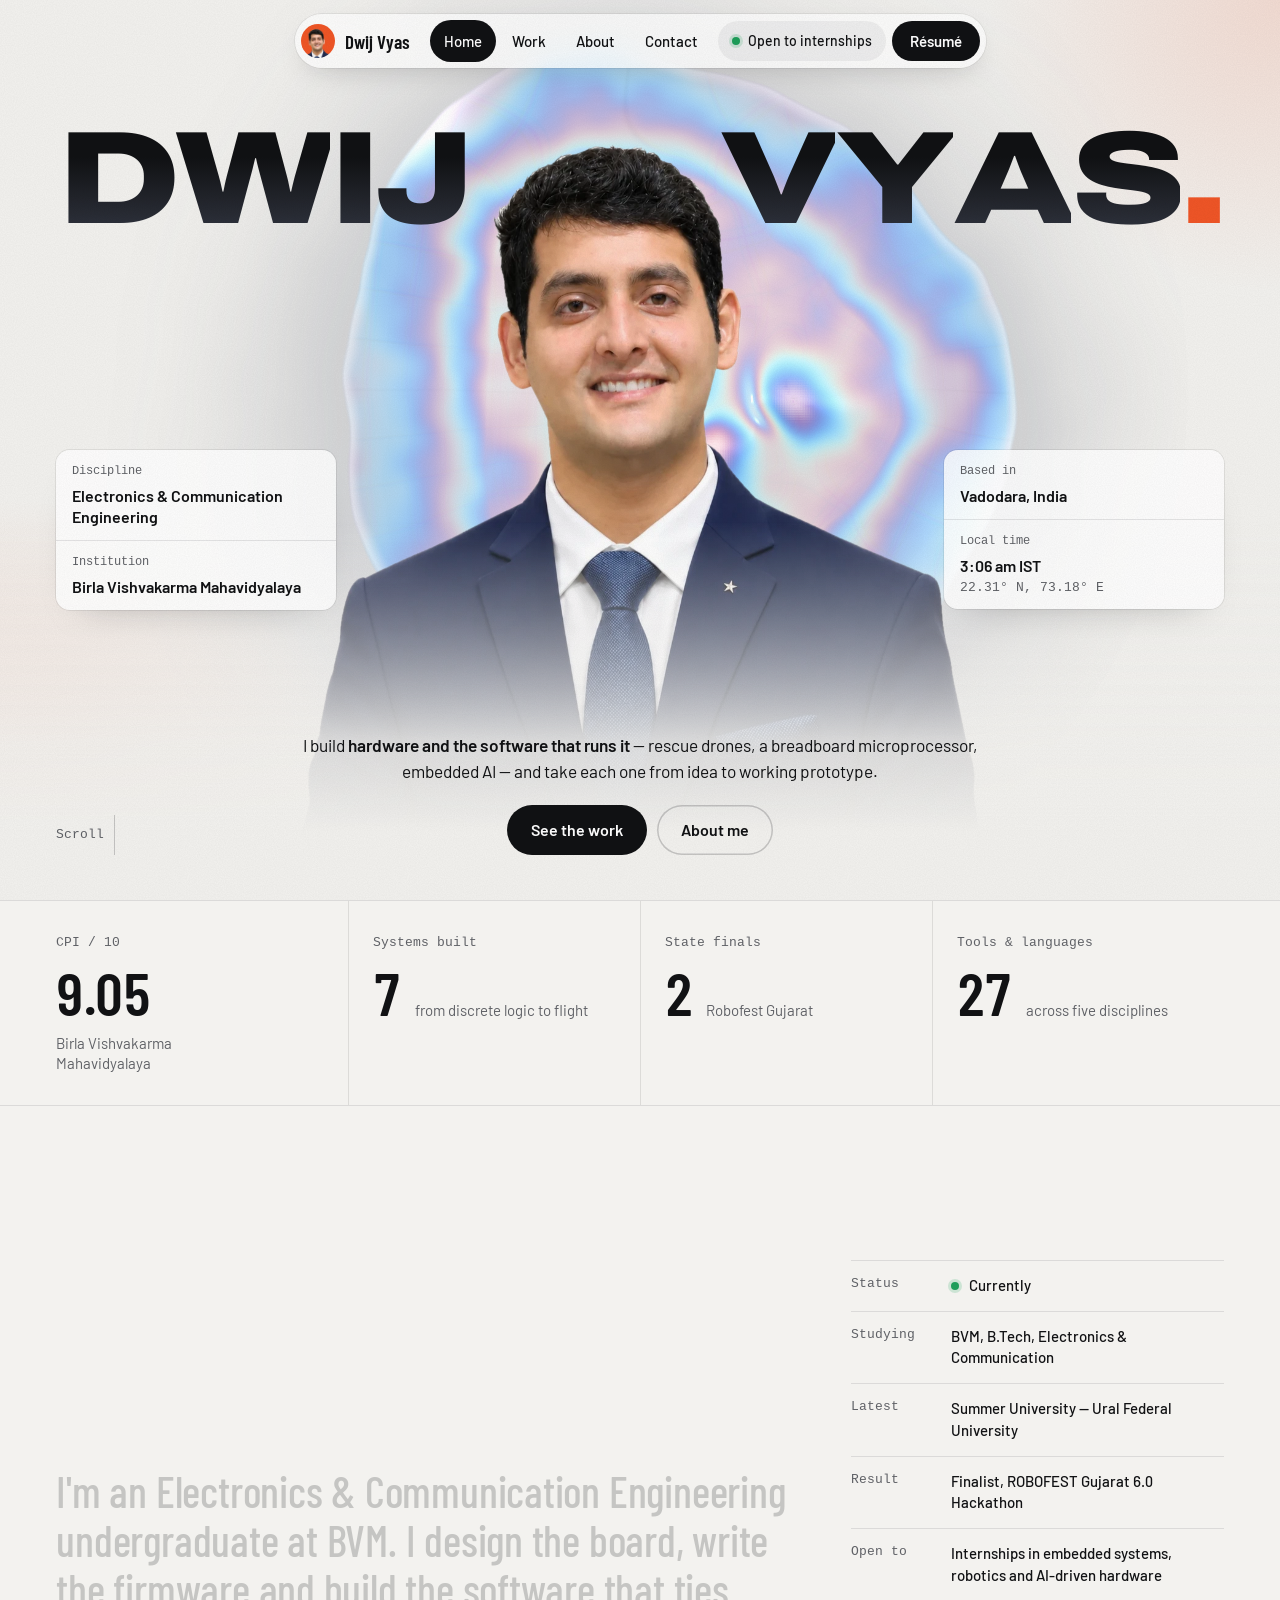
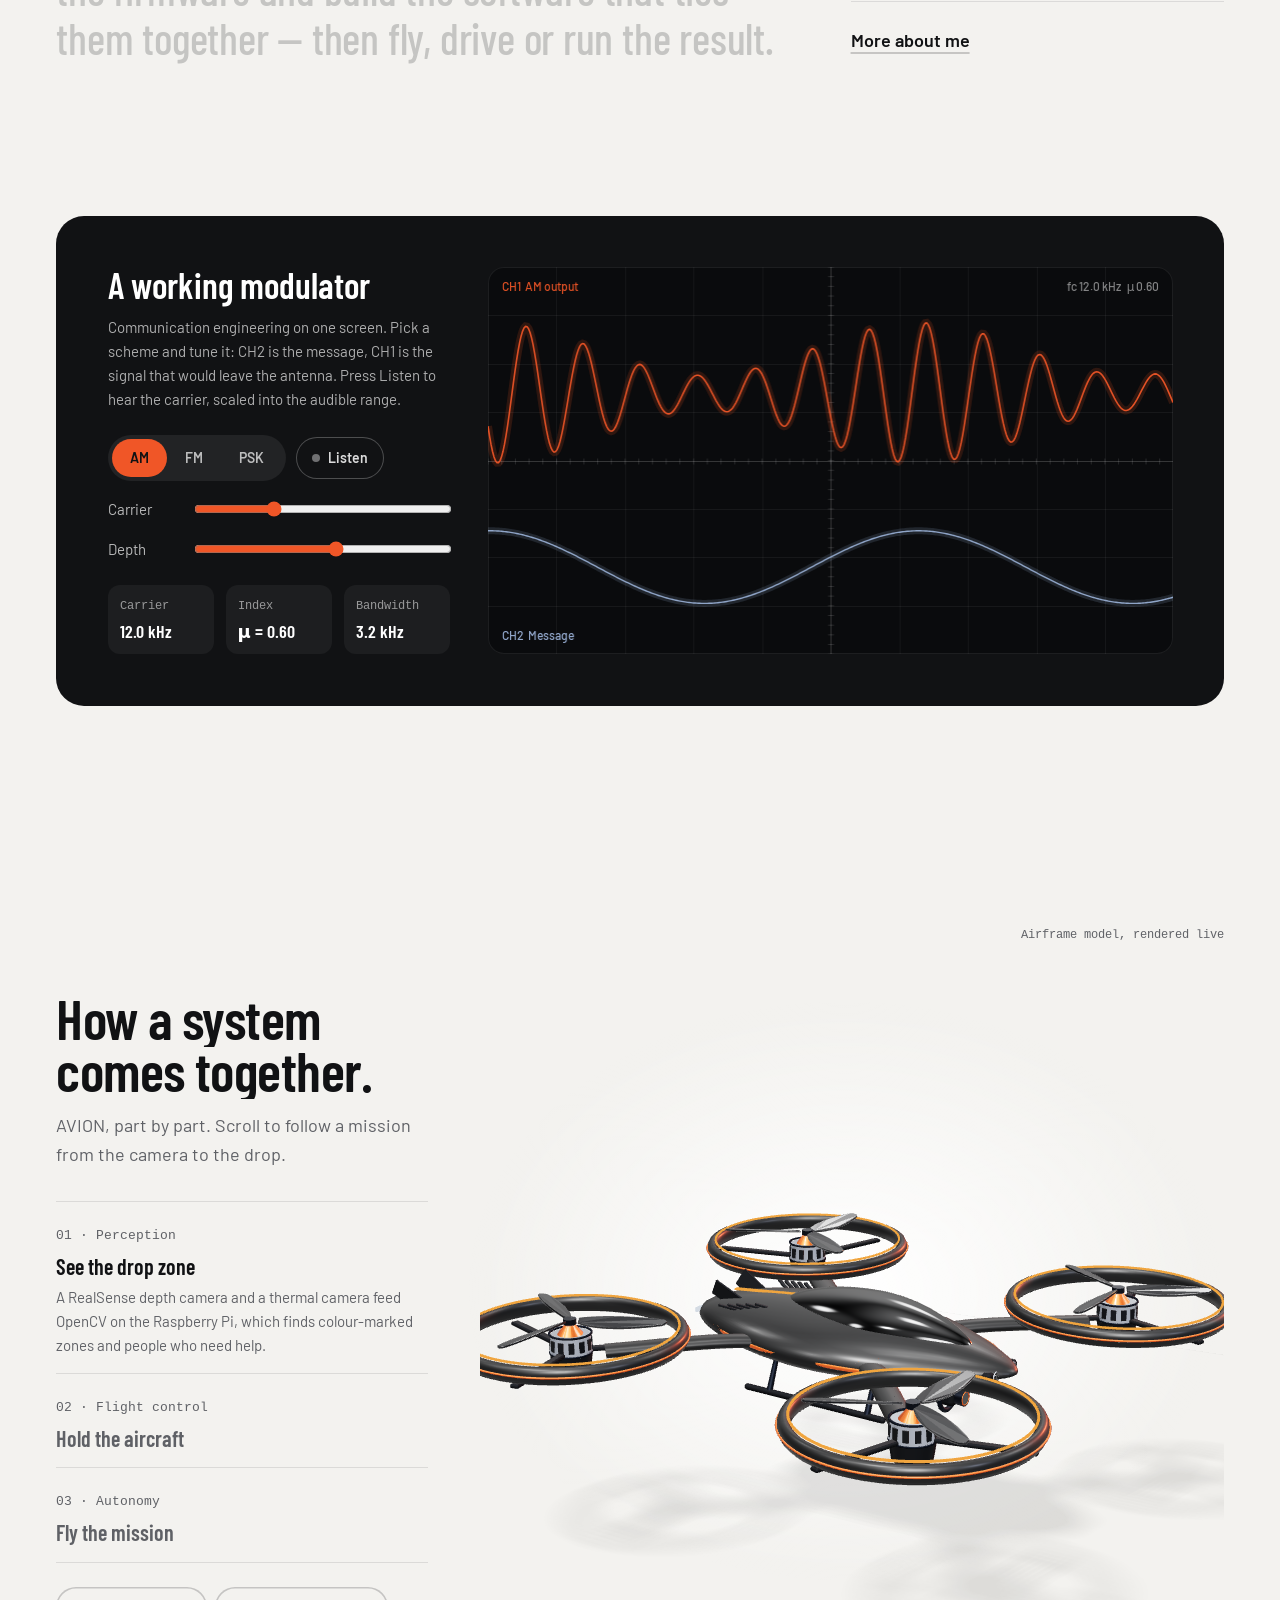
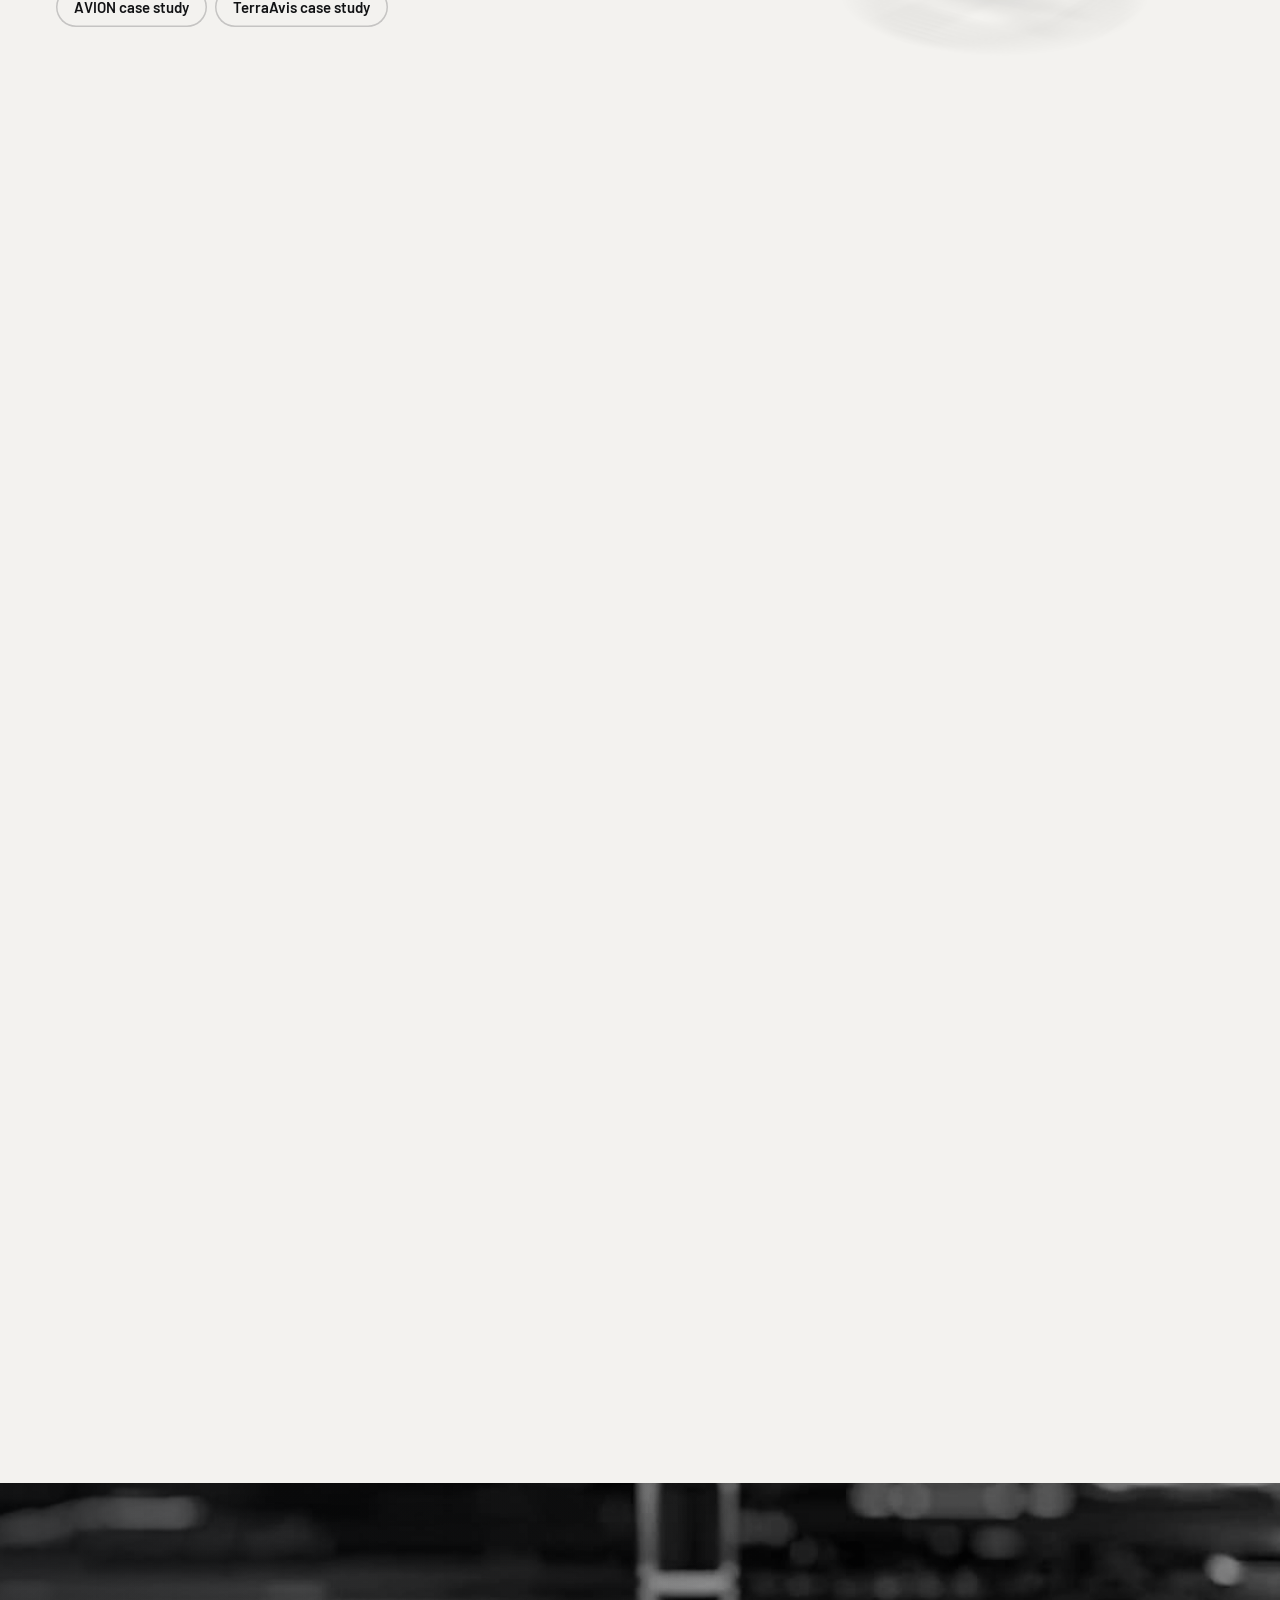
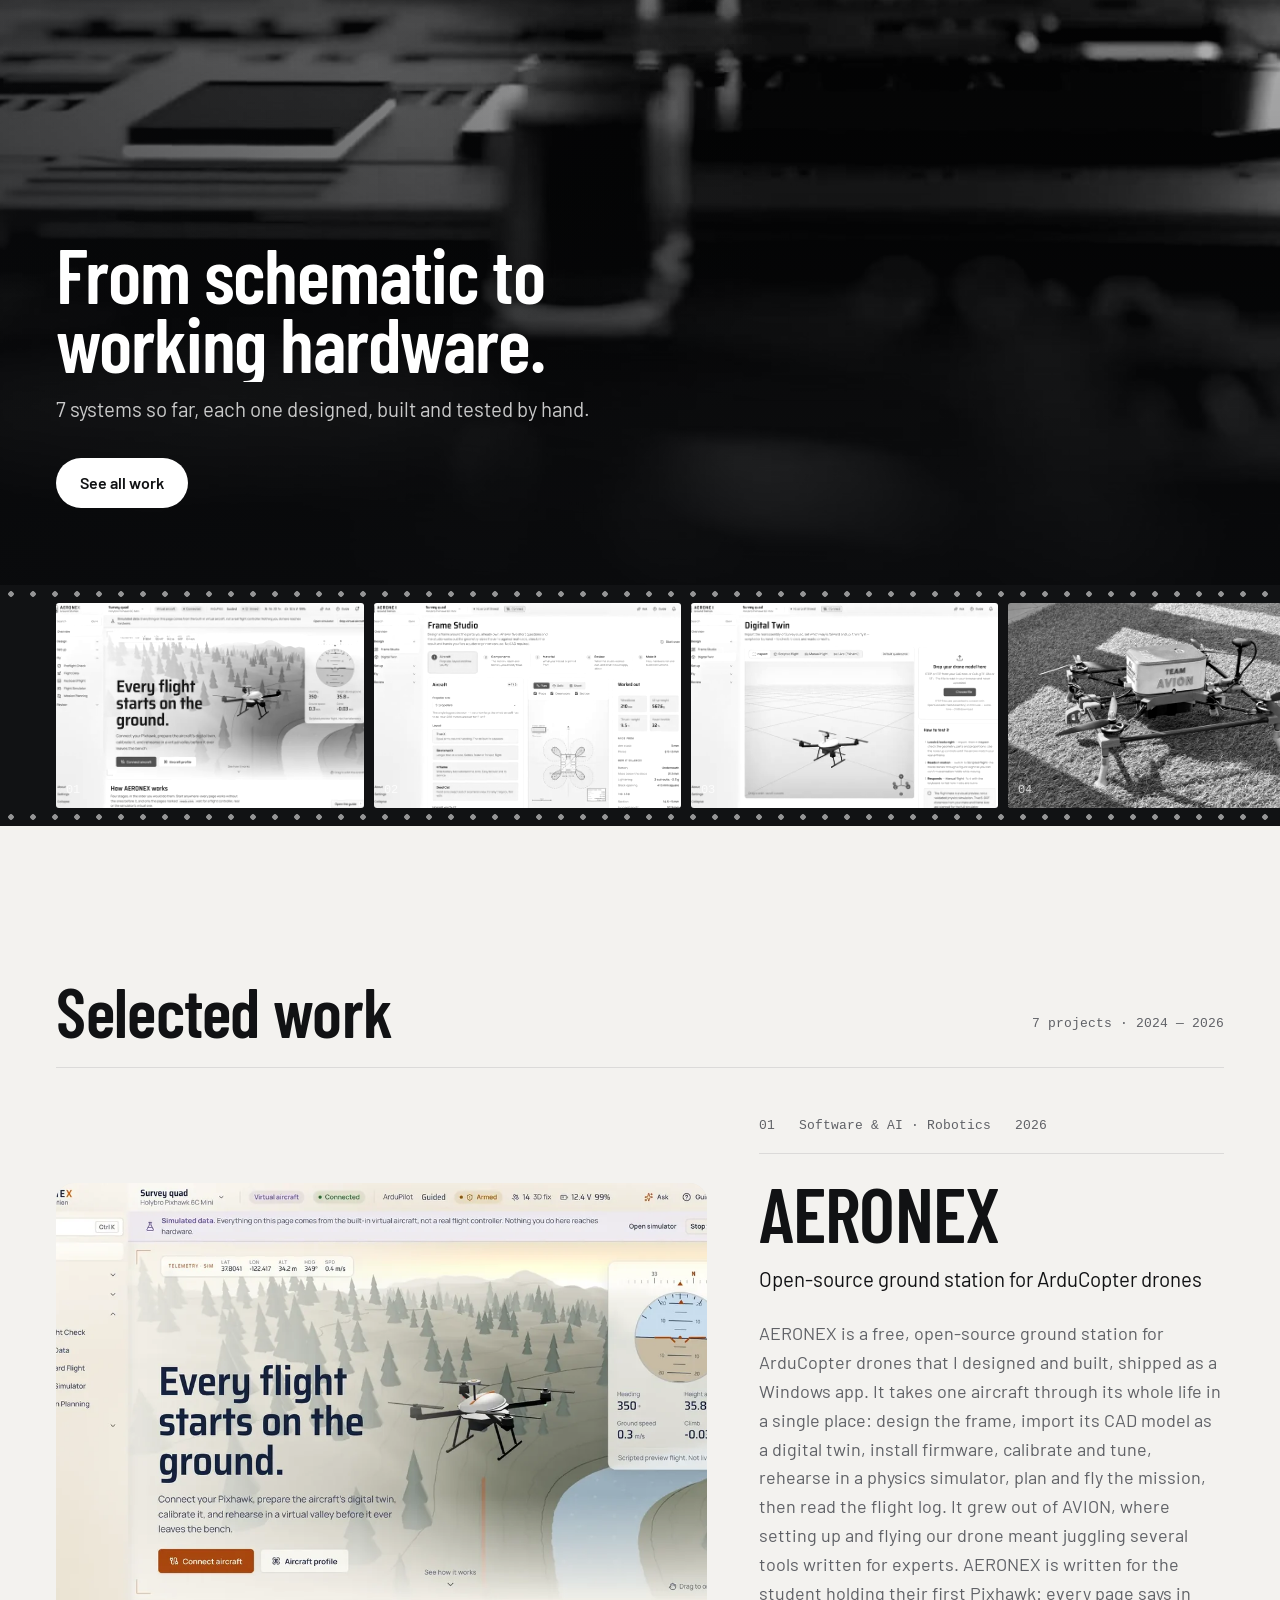
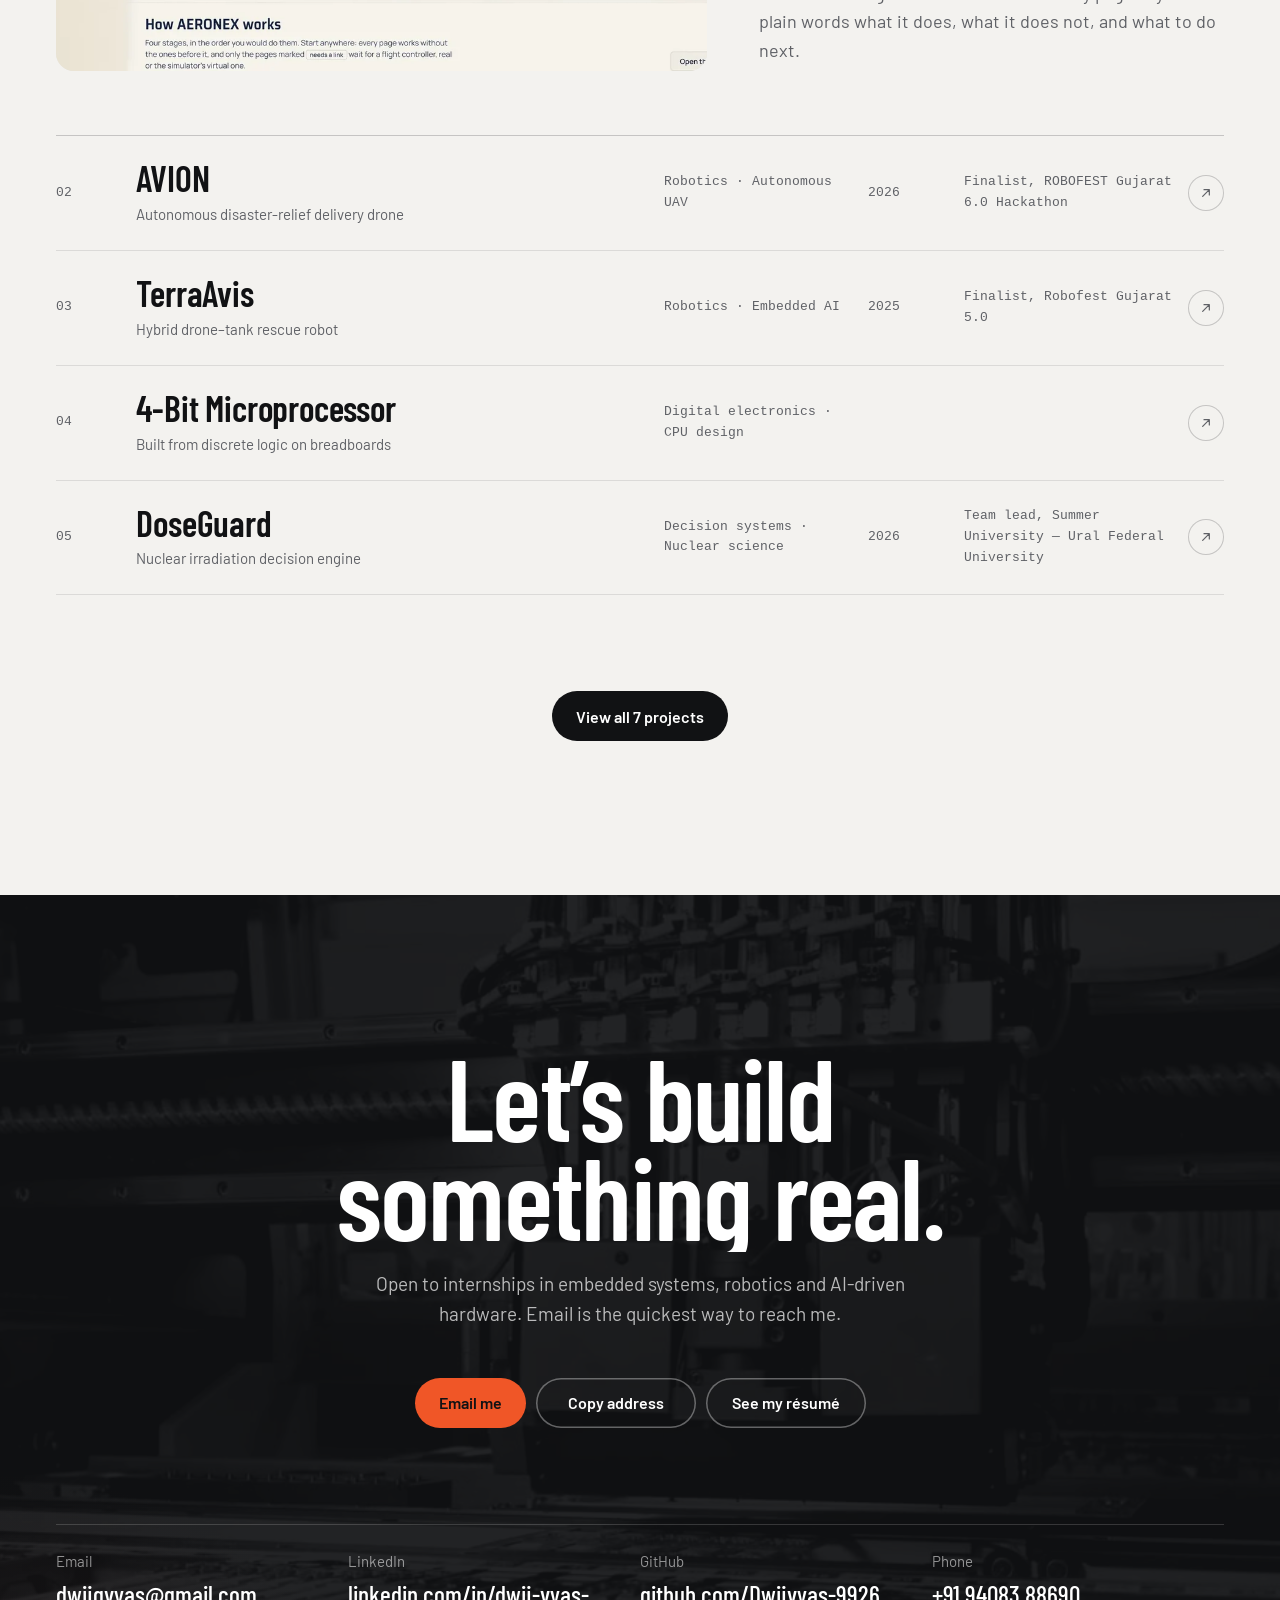
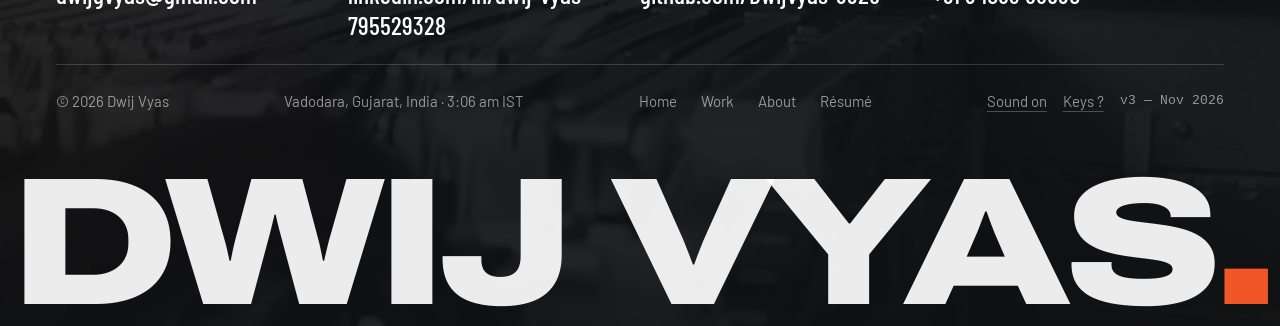
<file: index.html>
<!DOCTYPE html>
<html lang="en">
<head>
<meta charset="utf-8">
<meta name="viewport" content="width=device-width, initial-scale=1, viewport-fit=cover">
<title>Dwij Vyas — Electronics &amp; Communication Engineer</title>
<meta name="description" content="Dwij Vyas builds hardware-software systems: an autonomous disaster-relief drone, a hybrid drone–tank rescue robot, a 4-bit microprocessor wired from discrete logic, embedded AI devices. Electronics &amp; Communication Engineering, BVM.">
<meta name="author" content="Dwij Vyas">
<meta name="theme-color" content="#F3F2EF">
<link rel="canonical" href="https://dwijvyasportfolio.vercel.app/">
<meta property="og:type" content="website">
<meta property="og:url" content="https://dwijvyasportfolio.vercel.app/">
<meta property="og:title" content="Dwij Vyas — Electronics &amp; Communication Engineer">
<meta property="og:description" content="Dwij Vyas builds hardware-software systems: an autonomous disaster-relief drone, a hybrid drone–tank rescue robot, a 4-bit microprocessor wired from discrete logic, embedded AI devices. Electronics &amp; Communication Engineering, BVM.">
<meta property="og:image" content="https://dwijvyasportfolio.vercel.app/og-image.jpg">
<meta property="og:image:width" content="1200">
<meta property="og:image:height" content="630">
<meta property="og:image:alt" content="Dwij Vyas — engineering portfolio">
<meta property="og:site_name" content="Dwij Vyas">
<meta property="og:locale" content="en_IN">
<meta name="twitter:card" content="summary_large_image">
<meta name="twitter:title" content="Dwij Vyas — Electronics &amp; Communication Engineer">
<meta name="twitter:description" content="Dwij Vyas builds hardware-software systems: an autonomous disaster-relief drone, a hybrid drone–tank rescue robot, a 4-bit microprocessor wired from discrete logic, embedded AI devices. Electronics &amp; Communication Engineering, BVM.">
<meta name="twitter:image" content="https://dwijvyasportfolio.vercel.app/og-image.jpg">
<link rel="icon" href="./favicon.ico" sizes="any">
<link rel="icon" type="image/png" sizes="32x32" href="./assets/favicon-32.png">
<link rel="icon" type="image/png" sizes="192x192" href="./assets/favicon-192.png">
<link rel="apple-touch-icon" sizes="180x180" href="./assets/apple-touch-icon.png">
<link rel="preload" href="./fonts/BarlowCondensed-600.woff2" as="font" type="font/woff2" crossorigin>
<link rel="preload" href="./fonts/Barlow-400.woff2" as="font" type="font/woff2" crossorigin>
<link rel="preload" href="./assets/portrait-hero.webp" as="image" fetchpriority="high">
<link rel="preload" href="./fonts/Archivo-var.woff2" as="font" type="font/woff2" crossorigin>
<link rel="preload" href="./fonts/BenchMono-400.woff2" as="font" type="font/woff2" crossorigin>
<script type="importmap">{"imports":{"three":"./vendor/three/three.module.min.js"}}</script>
<link rel="modulepreload" href="./vendor/three/three.module.min.js" fetchpriority="low">
<link rel="modulepreload" href="./assets/drone.js" fetchpriority="low">
<link rel="modulepreload" href="./vendor/three/jsm/loaders/GLTFLoader.js" fetchpriority="low">
<script>window.__content=fetch("./content.json").then(function(r){return r.ok?r.json():null}).catch(function(){return null})</script>
<link rel="stylesheet" href="./vendor/lenis/lenis.css">
<link rel="stylesheet" href="./assets/site.css">
<script type="application/ld+json">
{
  "@context": "https://schema.org",
  "@type": "Person",
  "name": "Dwij Vyas",
  "jobTitle": "Electronics & Communication Engineering student",
  "description": "Builds hardware-software systems: an autonomous relief drone, a hybrid drone-tank rescue robot, a 4-bit microprocessor from discrete logic, embedded AI devices.",
  "email": "mailto:dwijgvyas@gmail.com",
  "telephone": "+91-94083-88690",
  "url": "https://dwijvyasportfolio.vercel.app/",
  "image": "https://dwijvyasportfolio.vercel.app/assets/portrait-hero.webp",
  "address": { "@type": "PostalAddress", "addressLocality": "Vadodara", "addressRegion": "Gujarat", "addressCountry": "IN" },
  "alumniOf": [
    { "@type": "CollegeOrUniversity", "name": "Birla Vishvakarma Mahavidyalaya" },
    { "@type": "HighSchool", "name": "Bright Day School, Vadodara" }
  ],
  "sameAs": ["https://www.linkedin.com/in/dwij-vyas-795529328/", "https://github.com/Dwijvyas-9926"],
  "knowsAbout": ["Embedded systems","Robotics","Autonomous UAVs","Digital electronics","CPU architecture","PCB design","Computer vision","Verilog","Python","C++"]
}
</script>
<!-- ══════════════════════════════════════════════════════════════════
     CLOUD SYNC — optional. Leave blank and everything works locally.
     Fill these in to edit from any device and publish instantly.
     Setup takes about five minutes; see DEPLOY.md.
     The key below is a *public* anon key by design — your row-level
     security policy is what protects writes, not this string.
     ══════════════════════════════════════════════════════════════════ -->
<script>
  window.PORTFOLIO_CLOUD = {
    url: "",   // e.g. "https://abcdefgh.supabase.co"
    key: ""    // the project's anon / publishable key
  };
</script>
</head>
<body data-page="home">
<main id="main">
  <section class="hero pre" id="top" aria-labelledby="name">
    <canvas id="blob" aria-hidden="true"></canvas>
    <h1 class="hero__name" id="name" data-bind="name">Dwij Vyas</h1>
    <figure class="hero__portrait" id="heroPortrait">
      <img src="./assets/portrait-hero.webp" width="1123" height="1230" alt="Dwij Vyas" fetchpriority="high" decoding="async">
    </figure>
    <div class="hero__meta hero__meta--l">
      <dl class="plate"><div><dt class="mono">Discipline</dt><dd data-bind="discipline">Electronics &amp; Communication Engineering</dd></div><div><dt class="mono">Institution</dt><dd data-bind="institution"></dd></div></dl>
    </div>
    <div class="hero__meta hero__meta--r">
      <dl class="plate"><div><dt class="mono">Based in</dt><dd data-bind="location">Vadodara, India</dd></div><div><dt class="mono">Local time</dt><dd><span data-clock></span><span class="plate__sub mono">22.31° N, 73.18° E</span></dd></div></dl>
    </div>
    <div class="hero__foot" id="heroFoot">
      <p class="hero__lede" data-bind="tagline"></p>
      <p class="hero__mob mono"><span data-bind="discipline-m"></span><span data-bind="institution-m"></span></p>
      <div class="hero__cta">
        <a class="btn btn--primary" href="./work.html" data-magnetic>See the work</a>
        <a class="btn btn--ghost" href="./about.html">About me</a>
      </div>
    </div>
    <p class="hero__scroll mono" aria-hidden="true"><span>Scroll</span><i></i></p>
  </section>

  <section class="sheet" aria-label="Key figures">
    <div class="wrap">
      <dl class="sheet__row" data-bind="stats"></dl>
    </div>
  </section>

  <section class="sect" aria-label="Introduction">
    <div class="wrap">
      <div class="intro">
        <p class="statement" id="statement" data-bind="about1"></p>
        <div class="intro__side fade">
          <dl class="now mono" data-bind="now"></dl>
          <a class="link" href="./about.html">More about me</a>
        </div>
      </div>
    </div>
  </section>

  <section class="sect" aria-labelledby="lab-h">
    <div class="wrap">
      <div class="panel" data-lab>
        <div class="lab">
          <div class="lab__side">
            <h2 class="lab__t" id="lab-h">A working modulator</h2>
            <p class="lab__d">Communication engineering on one screen. Pick a scheme and tune it: CH2 is the message, CH1 is the signal that would leave the antenna. Press Listen to hear the carrier, scaled into the audible range.</p>
            <div class="lab__ctls">
              <div class="seg" role="group" aria-label="Modulation scheme">
                <button data-mod="am" aria-pressed="true">AM</button><button data-mod="fm" aria-pressed="false">FM</button><button data-mod="psk" aria-pressed="false">PSK</button>
              </div>
              <button class="listen" type="button" data-listen aria-pressed="false">Listen</button>
            </div>
            <label class="ctl"><span>Carrier</span><input type="range" data-ctl="fc" min="6" max="26" step="0.5" value="12"></label>
            <label class="ctl"><span>Depth</span><input type="range" data-ctl="depth" min="0.1" max="1" step="0.05" value="0.6"></label>
            <dl class="lab__read mono">
              <div><dt>Carrier</dt><dd data-out="fc">12.0 kHz</dd></div>
              <div><dt>Index</dt><dd data-out="idx">μ = 0.60</dd></div>
              <div><dt>Bandwidth</dt><dd data-out="bw">3.2 kHz</dd></div>
            </dl>
          </div>
          <canvas class="lab__scope" data-scope data-mod="am" data-fc="12" data-depth="0.6" data-top="24" role="img" aria-label="Oscilloscope: the message signal and the modulated carrier"></canvas>
        </div>
      </div>
    </div>
  </section>

  <section class="sys" id="sys" aria-labelledby="sys-h">
    <div class="sys__stage">
      <div class="wrap sys__in">
        <div class="sys__text">
          <h2 class="rv" id="sys-h"><span class="line"><span>How a system</span></span><span class="line"><span>comes together.</span></span></h2>
          <p class="sys__lede">AVION, part by part. Scroll to follow a mission from the camera to the drop.</p>
          <ol class="sys__notes">
            <li class="sys__note" data-note><span class="mono">01 · Perception</span><h3>See the drop zone</h3><p>A RealSense depth camera and a thermal camera feed OpenCV on the Raspberry Pi, which finds colour-marked zones and people who need help.</p></li>
            <li class="sys__note" data-note><span class="mono">02 · Flight control</span><h3>Hold the aircraft</h3><p>The Pixhawk runs ArduPilot's attitude loop from GPS and IMU, drives four ESCs at 400 Hz and opens the payload hook on command.</p></li>
            <li class="sys__note" data-note><span class="mono">03 · Autonomy</span><h3>Fly the mission</h3><p>The Pi flies waypoints over MAVLink while telemetry and video stream to a browser ground station with a live 3D twin. An operator stays in command of every drop.</p></li>
          </ol>
          <div class="sys__links" data-bind="uavLinks"></div>
        </div>
        <div class="sys__scene">
          <canvas id="droneCanvas" aria-hidden="true"></canvas>
          <svg class="sys__leads" aria-hidden="true"></svg>
          <p class="sys__cap mono">Airframe model, rendered live</p>
        </div>
      </div>
    </div>
  </section>

  <section class="vband" aria-labelledby="vb-h">
    <!-- Footage: Mixkit, free licence (mixkit.co/license) -->
    <video class="vbg" data-src="./assets/video/circuit.mp4" poster="./assets/video/circuit.jpg" muted loop playsinline preload="none" aria-hidden="true"></video>
    <div class="wrap vband__in">
      <h2 class="rv" id="vb-h"><span class="line"><span>From schematic to</span></span><span class="line"><span>working hardware.</span></span></h2>
      <p data-bind="vbandLede">Every project here was designed, built and tested by hand.</p>
      <a class="btn btn--light" href="./work.html" data-magnetic>See all work</a>
    </div>
  </section>

  <section class="strip" aria-label="Project photographs">
    <div class="strip__reel" data-bind="strip"></div>
  </section>

  <section class="sect" aria-labelledby="work-h">
    <div class="wrap">
      <div class="shead">
        <h2 class="rv" id="work-h"><span class="line"><span>Selected work</span></span></h2>
        <p class="mono" data-bind="workMeta"></p>
      </div>
      <div data-bind="feature"></div>
      <ol class="rows" data-bind="rows"></ol>
      <div class="more"><a class="btn btn--primary" href="./work.html" data-bind="allBtn" data-magnetic>View all projects</a></div>
    </div>
  </section>
</main>
<script src="./vendor/lenis/lenis.min.js"></script>
<script src="./assets/site.js"></script>
<script src="./assets/blob.js" defer></script>
<script src="./assets/scope.js" defer></script>
<script src="./assets/system.js" defer></script>
<script type="module">
// the aircraft, its engine and model load only when the section approaches
const sys = document.getElementById('sys');
if (sys && !matchMedia('(prefers-reduced-motion: reduce)').matches) {
  // start as soon as the first screen has settled, so the aircraft is ready before you reach it;
  // on a data-saving connection, wait until the section is near
  let begun = false;
  const begin = async () => {
    if (begun) return; begun = true;
    try { const m = await import('./assets/drone.js'); window.SysDrone = await m.start(document.getElementById('droneCanvas'), sys); sys.dispatchEvent(new Event('drone:ready')); }
    catch (err) { sys.classList.add('sys--nodrone'); console.warn('[drone]', err); }
  };
  const io = new IntersectionObserver(([e]) => { if (e.isIntersecting) { io.disconnect(); begin(); } }, { rootMargin: '1200px 0px' });
  io.observe(sys);
  if (!(navigator.connection && navigator.connection.saveData)) {
    const idle = window.requestIdleCallback || (f => setTimeout(f, 400));
    Site.ready(() => Site.afterIntro(() => setTimeout(() => idle(begin, { timeout: 1200 }), 900)));
  }
} else if (sys) sys.classList.add('sys--nodrone');
</script>
<script>
// Old single-page links (#project/avion) now have their own pages.
(function () {
  const m = /^#project\/(.+)$/.exec(location.hash);
  if (m) location.replace('./project.html?p=' + encodeURIComponent(m[1]));
})();
Site.ready(C => {
  const { $, $$, esc, rich, bind, row, feature, projects, reduced, fine, yearFor, splitKind } = Site;
  const p = C.profile || {};
  const name = String(p.name || '').trim();
  let i = 0;
  const nameWords = name.split(/\s+/);
  bind('name', nameWords.map((w, k) => `<span class="ln">${[...w].map(ch => `<span class="ch" style="--i:${i++}">${esc(ch)}</span>`).join('')}${k === nameWords.length - 1 ? `<span class="ch dot" style="--i:${i++}" aria-hidden="true">.</span>` : ''}</span>`).join(''));
  bind('discipline', esc(p.discipline || ''));
  bind('institution', esc(p.institution || ''));
  bind('discipline-m', esc(p.discipline || '')); bind('institution-m', esc(p.institution || ''));
  bind('location', esc(String(p.location || '').split(',').filter((s, k, a) => k === 0 || k === a.length - 1).join(',')));
  bind('tagline', rich(p.tagline));
  bind('about1', esc(p.about1).split(/\s+/).map(w => `<span class="w">${w}</span>`).join(' '));
  // currently: derived from education and the latest entries
  const ms = (C.milestones || []).slice().sort((a, b) => String(b.when).localeCompare(String(a.when)));
  const ed = (C.education || [])[0];
  const exp = ms.find(m => /experience/i.test(m.kind || ''));
  const rec = ms.find(m => /recognition/i.test(m.kind || '') && m.emphasis);
  const nowRows = [
    ed && ['Studying', `${ed.school.split(' ').map(w => w[0]).join('')}, ${(ed.detail || '').split('·')[0].trim()}`],
    exp && ['Latest', exp.title],
    rec && ['Result', `${rec.emphasis}, ${rec.title}`],
    p.availability && ['Open to', p.availability.replace(/^Open to\s*/i, '').replace(/^./, c => c.toUpperCase())],
  ].filter(Boolean);
  bind('now', `<div class="now__h"><dt>Status</dt><dd><i></i>Currently</dd></div>` + nowRows.map(([k, v]) => `<div><dt>${esc(k)}</dt><dd>${esc(v)}</dd></div>`).join(''));

  // key figures, all derived from content
  const cpi = ed && /CPI\s*([\d.]+)\s*\/\s*(\d+)/i.exec(ed.detail || '');
  const finals = (C.milestones || []).filter(m => /finalist/i.test(m.emphasis || '')).length;
  const all = (C.domains || []).find(d => d.id === 'all');
  const ps = projects();
  const stats = [
    cpi && [cpi[1], `CPI / ${cpi[2]}`, ed.school, 2],
    [ps.length, 'Systems built', 'from discrete logic to flight', 0],
    finals && [finals, `State ${finals === 1 ? 'final' : 'finals'}`, 'Robofest Gujarat', 0],
    all && [all.skills.length, 'Tools & languages', 'across five disciplines', 0],
  ].filter(Boolean);
  bind('stats', stats.map(([v, l, d, dec], k) => `<div class="sheet__cell fade" style="--d:${k * 80}ms"><dt class="mono">${esc(l)}</dt><dd><b data-count="${esc(v)}" data-dec="${dec}">${esc(v)}</b><span>${esc(d)}</span></dd></div>`).join(''));

  // selected work: a feature, then an index of the rest
  bind('workMeta', `${ps.length} projects · 2024 — ${new Date().getFullYear()}`);
  // the featured project (chosen in the editor) leads; the rest follow in their order
  const feat = ps.find(x => x.id === p.featured) || ps[0];
  const rest = ps.filter(x => x !== feat);
  bind('feature', feat ? feature(feat) : '');
  bind('rows', rest.slice(0, 4).map((x, k) => row(x, k + 2)).join(''));
  bind('allBtn', `View all ${ps.length} projects`);
  const uavP = ps.filter(x => /avion|terra/i.test(x.title));
  bind('uavLinks', uavP.map(x => `<a class="btn btn--ghost btn--sm" href="${Site.projectUrl(x.id)}">${esc(x.title)} case study</a>`).join(''));
  bind('vbandLede', esc(`${ps.length} systems so far, each one designed, built and tested by hand.`));

  // film strip: one frame per project photo, in order, looped once for the scroll
  const frames = [];
  ps.forEach(x => (x.images || []).slice(0, 3).forEach(im => frames.push({ src: im.src, cap: im.caption || x.title, id: x.id, t: x.title })));
  const strip = frames.map((f, k) => `<a class="strip__f" href="${Site.projectUrl(f.id)}" aria-label="${esc(f.t)}">${Site.tImg(f.src)}<span class="mono">${String(k + 1).padStart(2, '0')}</span></a>`).join('');
  bind('strip', strip);

  // statement words fill in as you read; the hero has depth on scroll; the strip glides with it
  const stage = $('#top'), heroName = $('#name'), heroImg = $('#heroPortrait'), heroFoot = $('#heroFoot'), st = $('#statement');
  const reel = $('.strip__reel'), stripSec = $('.strip');
  const words = $$('.w', st);
  const hp = { x: 0, tx: 0 }; let lastN = 0;
  const clamp = (v, a = 0, b = 1) => Math.min(b, Math.max(a, v));
  function onScroll() {
    const y = scrollY;
    if (!reduced && y < innerHeight * 1.3) {
      heroName.style.transform = `translate3d(${(-hp.x * 16).toFixed(1)}px, ${(y * 0.42).toFixed(1)}px, 0)`;
      heroImg.style.transform = `translate3d(${(hp.x * 10).toFixed(1)}px, ${(y * 0.14).toFixed(1)}px, 0) scale(${(1 - Math.min(y / innerHeight, 1) * 0.04).toFixed(4)})`;
      heroFoot.style.opacity = (1 - clamp(y / (innerHeight * 0.3))).toFixed(3);
    }
    const r = st.getBoundingClientRect();
    const q = clamp((innerHeight * 0.85 - r.top) / (r.height + innerHeight * 0.35));
    const n = Math.round(q * words.length);
    if (n !== lastN) { for (let k = Math.min(n, lastN); k < Math.max(n, lastN); k++) words[k].classList.toggle('on', k < n); lastN = n; }
    const vb = $('.vband .vbg');
    if (vb && !reduced) { const b = vb.parentElement.getBoundingClientRect(); const t = clamp((innerHeight - b.top) / (innerHeight + b.height)); vb.style.transform = `translate3d(0,${((t - 0.5) * 14).toFixed(1)}%,0)`; }
    if (reel && !reduced) {
      const s = stripSec.getBoundingClientRect();
      const t = clamp((innerHeight - s.top) / (innerHeight + s.height));
      const max = Math.max(0, reel.scrollWidth - innerWidth);
      reel.style.transform = `translate3d(${(-t * max).toFixed(1)}px,0,0)`;
    }
  }
  addEventListener('scroll', onScroll, { passive: true });
  addEventListener('resize', onScroll);
  if (fine && !reduced) {
    stage.addEventListener('pointermove', e => { hp.tx = (e.clientX / innerWidth) * 2 - 1; });
    stage.addEventListener('pointerleave', () => { hp.tx = 0; });
    const drift = () => { const d = hp.tx - hp.x; if (Math.abs(d) > 0.001) { hp.x += d * 0.08; onScroll(); } requestAnimationFrame(drift); };
    requestAnimationFrame(drift);
  }
  onScroll();
  Site.afterIntro(() => { stage.classList.remove('pre'); stage.classList.add('go'); });
});
</script>
</body>
</html>
</file>
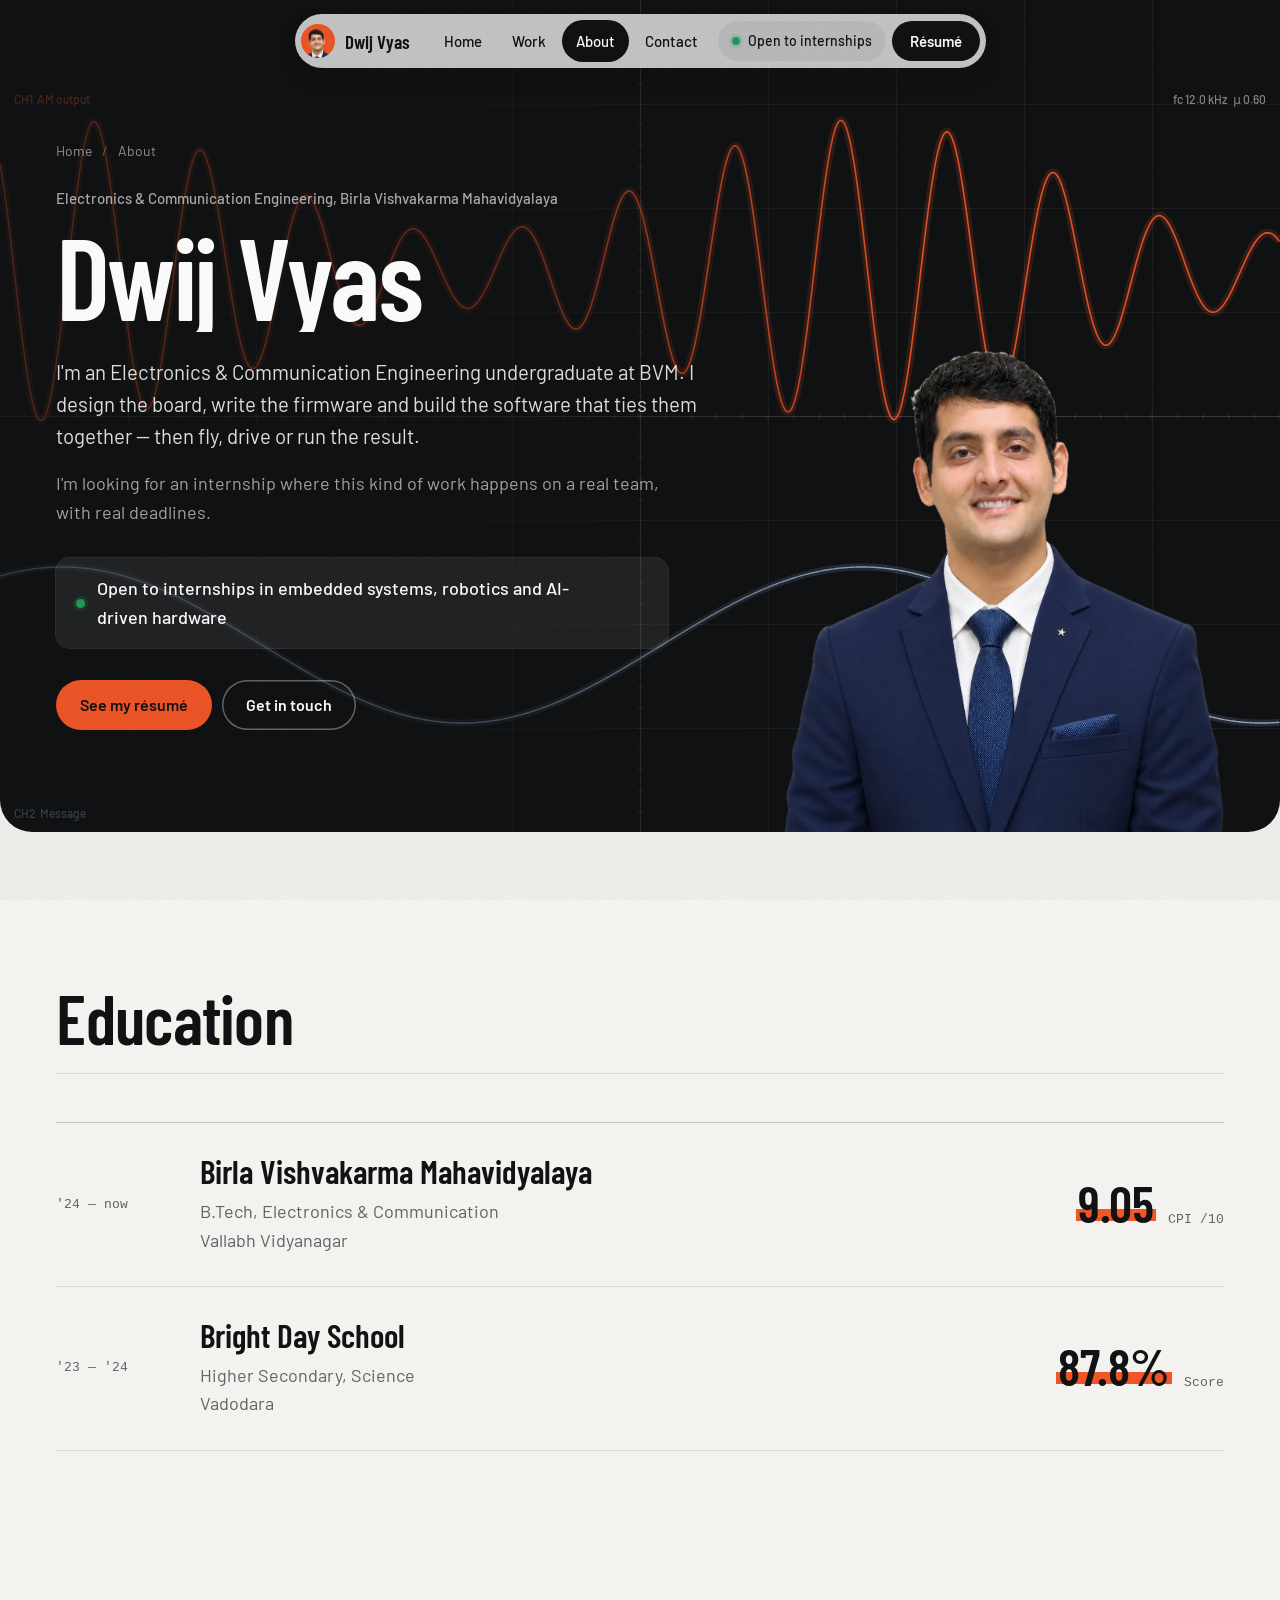
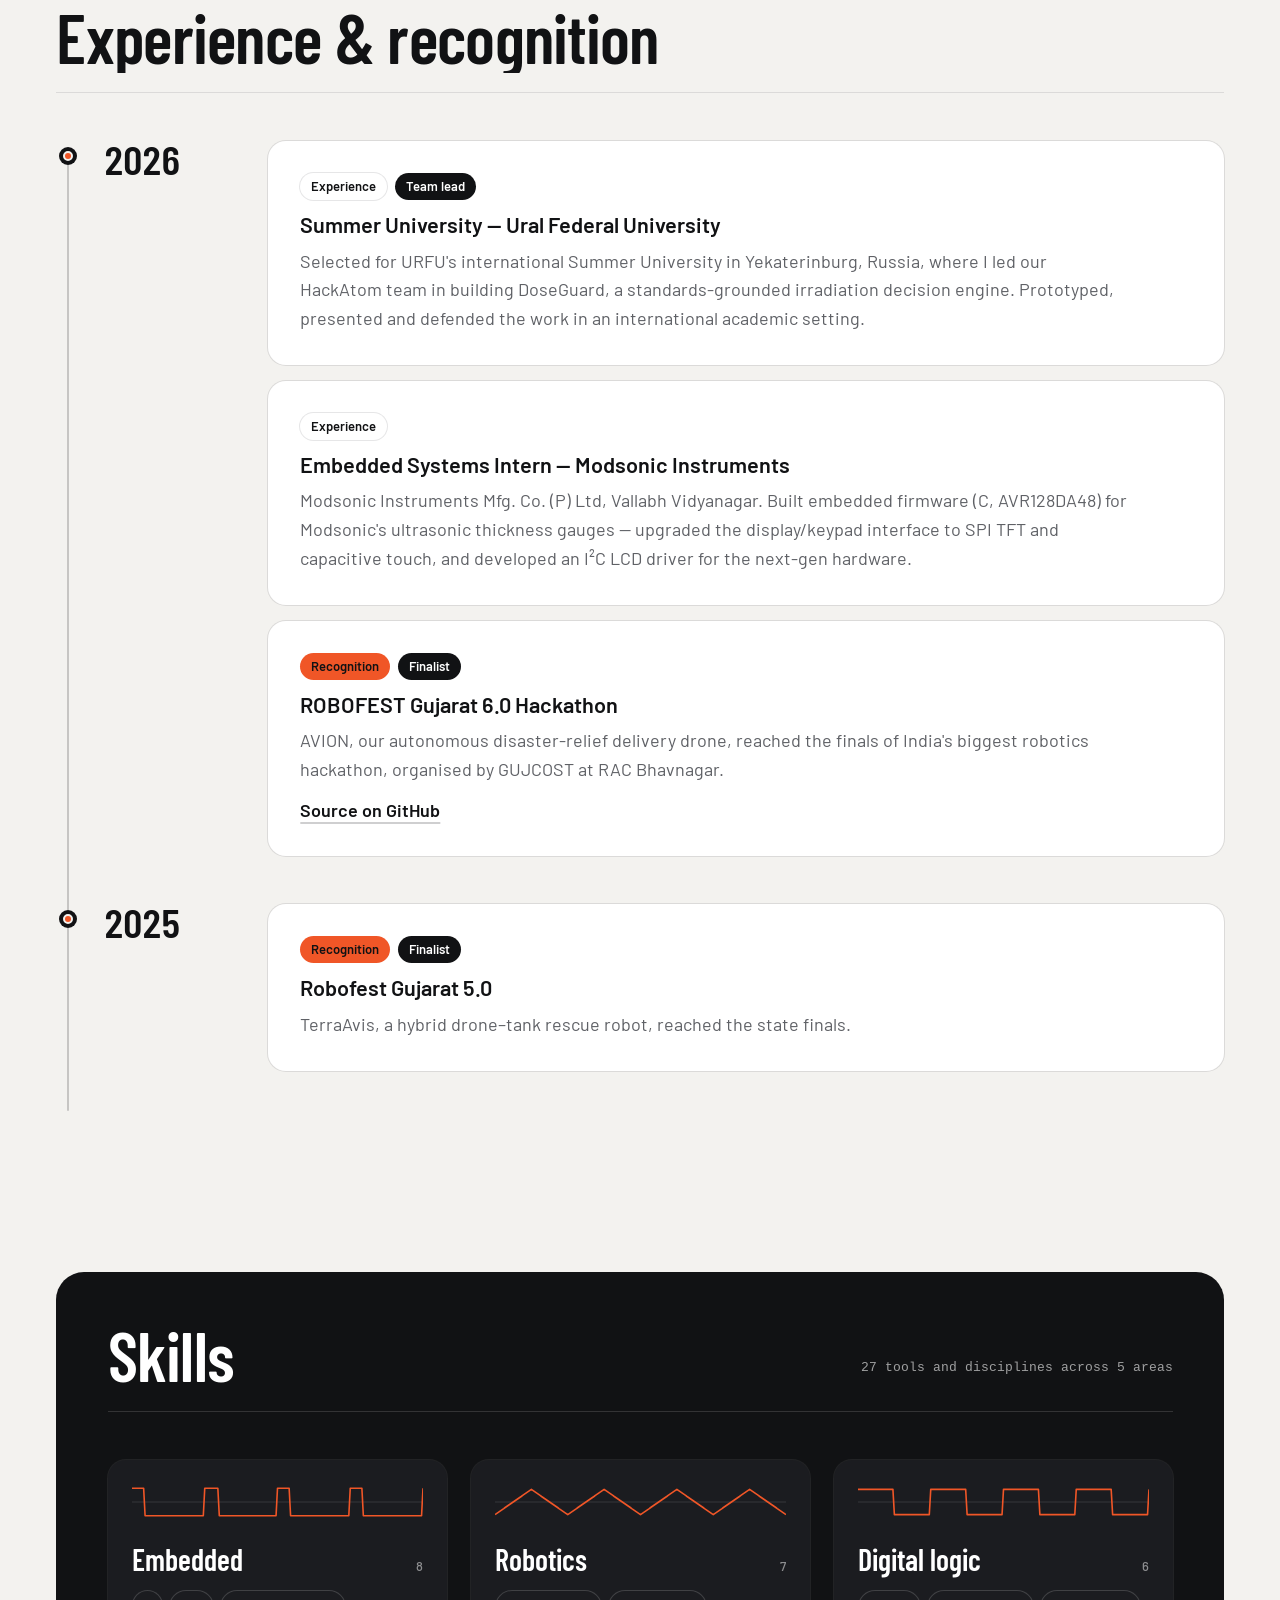
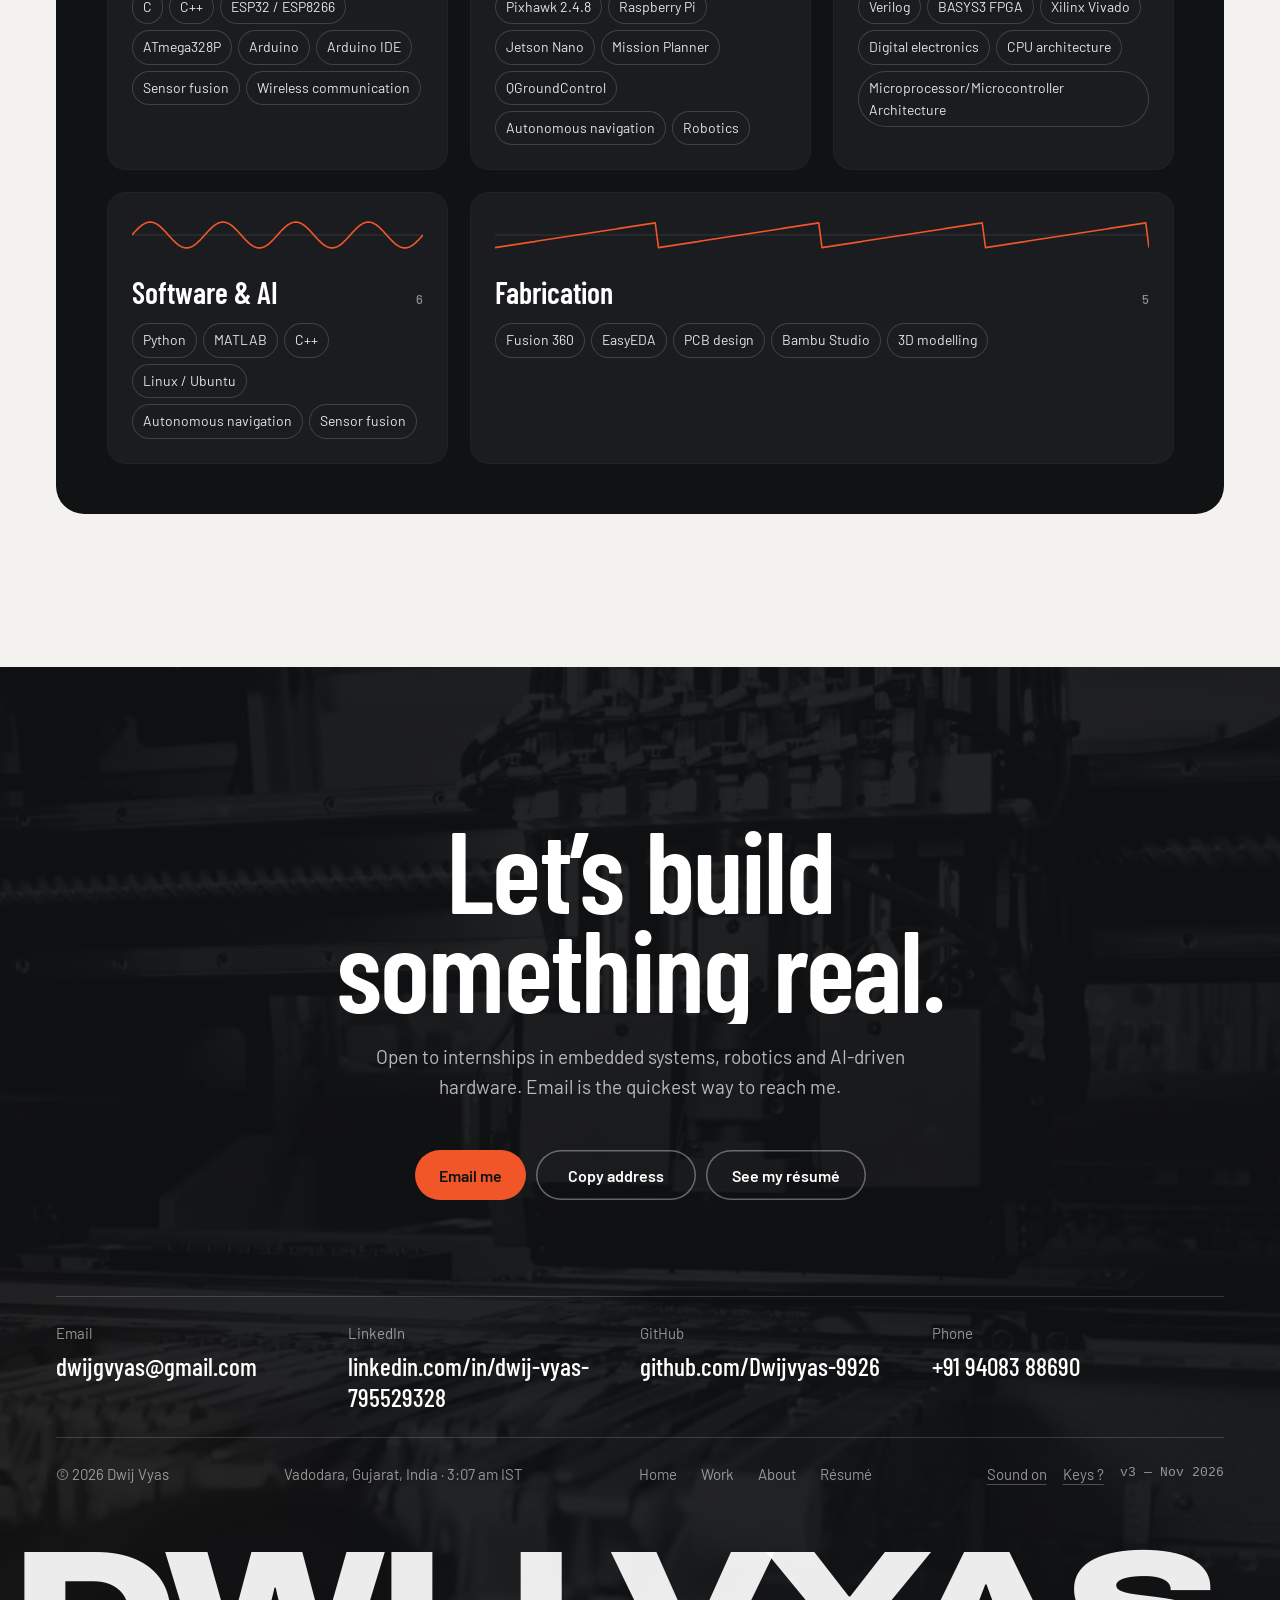
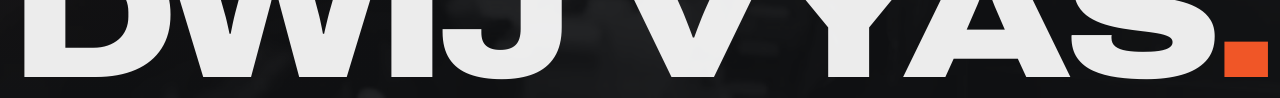
<file: about.html>
<!DOCTYPE html>
<html lang="en">
<head>
<meta charset="utf-8">
<meta name="viewport" content="width=device-width, initial-scale=1, viewport-fit=cover">
<title>About — Dwij Vyas</title>
<meta name="description" content="About Dwij Vyas: Electronics &amp; Communication Engineering at BVM, embedded systems intern, two-time state robotics finalist. Education, experience, recognition and skills.">
<meta name="author" content="Dwij Vyas">
<meta name="theme-color" content="#F3F2EF">
<link rel="canonical" href="https://dwijvyasportfolio.vercel.app/about">
<meta property="og:type" content="website">
<meta property="og:url" content="https://dwijvyasportfolio.vercel.app/about">
<meta property="og:title" content="About — Dwij Vyas">
<meta property="og:description" content="About Dwij Vyas: Electronics &amp; Communication Engineering at BVM, embedded systems intern, two-time state robotics finalist. Education, experience, recognition and skills.">
<meta property="og:image" content="https://dwijvyasportfolio.vercel.app/og-image.jpg">
<meta property="og:image:width" content="1200">
<meta property="og:image:height" content="630">
<meta property="og:image:alt" content="Dwij Vyas — engineering portfolio">
<meta property="og:site_name" content="Dwij Vyas">
<meta property="og:locale" content="en_IN">
<meta name="twitter:card" content="summary_large_image">
<meta name="twitter:title" content="About — Dwij Vyas">
<meta name="twitter:description" content="About Dwij Vyas: Electronics &amp; Communication Engineering at BVM, embedded systems intern, two-time state robotics finalist. Education, experience, recognition and skills.">
<meta name="twitter:image" content="https://dwijvyasportfolio.vercel.app/og-image.jpg">
<link rel="icon" href="./favicon.ico" sizes="any">
<link rel="icon" type="image/png" sizes="32x32" href="./assets/favicon-32.png">
<link rel="icon" type="image/png" sizes="192x192" href="./assets/favicon-192.png">
<link rel="apple-touch-icon" sizes="180x180" href="./assets/apple-touch-icon.png">
<link rel="preload" href="./fonts/BarlowCondensed-600.woff2" as="font" type="font/woff2" crossorigin>
<link rel="preload" href="./fonts/Barlow-400.woff2" as="font" type="font/woff2" crossorigin>
<link rel="preload" href="./fonts/BenchMono-400.woff2" as="font" type="font/woff2" crossorigin>
<link rel="preload" href="./assets/portrait-hero.webp" as="image">
<script>window.__content=fetch("./content.json").then(function(r){return r.ok?r.json():null}).catch(function(){return null})</script>
<link rel="stylesheet" href="./vendor/lenis/lenis.css">
<link rel="stylesheet" href="./assets/site.css">
<script type="application/ld+json">
{
  "@context": "https://schema.org",
  "@type": "Person",
  "name": "Dwij Vyas",
  "jobTitle": "Electronics & Communication Engineering student",
  "description": "Builds hardware-software systems: an autonomous relief drone, a hybrid drone-tank rescue robot, a 4-bit microprocessor from discrete logic, embedded AI devices.",
  "email": "mailto:dwijgvyas@gmail.com",
  "telephone": "+91-94083-88690",
  "url": "https://dwijvyasportfolio.vercel.app/",
  "image": "https://dwijvyasportfolio.vercel.app/assets/portrait-hero.webp",
  "address": { "@type": "PostalAddress", "addressLocality": "Vadodara", "addressRegion": "Gujarat", "addressCountry": "IN" },
  "alumniOf": [
    { "@type": "CollegeOrUniversity", "name": "Birla Vishvakarma Mahavidyalaya" },
    { "@type": "HighSchool", "name": "Bright Day School, Vadodara" }
  ],
  "sameAs": ["https://www.linkedin.com/in/dwij-vyas-795529328/", "https://github.com/Dwijvyas-9926"],
  "knowsAbout": ["Embedded systems","Robotics","Autonomous UAVs","Digital electronics","CPU architecture","PCB design","Computer vision","Verilog","Python","C++"]
}
</script>
<!-- ══════════════════════════════════════════════════════════════════
     CLOUD SYNC — optional. Leave blank and everything works locally.
     Fill these in to edit from any device and publish instantly.
     Setup takes about five minutes; see DEPLOY.md.
     The key below is a *public* anon key by design — your row-level
     security policy is what protects writes, not this string.
     ══════════════════════════════════════════════════════════════════ -->
<script>
  window.PORTFOLIO_CLOUD = {
    url: "",   // e.g. "https://abcdefgh.supabase.co"
    key: ""    // the project's anon / publishable key
  };
</script>
</head>
<body data-page="about">
<main id="main">
  <header class="ahead">
    <canvas class="ahead__scope" data-scope data-follow="pointer" data-top="104" aria-hidden="true"></canvas>
    <div class="wrap ahead__in">
      <div class="ahead__text">
        <nav class="crumbs" aria-label="Breadcrumb"><a href="./">Home</a><span aria-hidden="true">/</span><span aria-current="page">About</span></nav>
        <p class="eyebrow" data-bind="discipline"></p>
        <h1 class="rv" data-bind="name"></h1>
        <p class="ahead__lead" data-bind="about1"></p>
        <p class="ahead__more" data-bind="about2"></p>
        <p class="avail" data-bind="availability"></p>
        <div class="bio__cta">
          <a class="btn btn--accent" href="./resume.html" data-magnetic>See my résumé</a>
          <a class="btn btn--ghost" href="#contact">Get in touch</a>
        </div>
      </div>
      <figure class="ahead__img"><img src="./assets/portrait-hero.webp" width="1123" height="1230" alt="Portrait of Dwij Vyas" decoding="async"></figure>
    </div>
  </header>

  <section class="sect" aria-labelledby="edu-h">
    <div class="wrap">
      <div class="shead"><h2 class="rv" id="edu-h"><span class="line"><span>Education</span></span></h2></div>
      <ol class="edu" data-bind="education"></ol>
    </div>
  </section>

  <section class="sect" aria-labelledby="rec-h">
    <div class="wrap">
      <div class="shead"><h2 class="rv" id="rec-h"><span class="line"><span>Experience &amp; recognition</span></span></h2></div>
      <div class="tl" id="tl" data-bind="record"></div>
    </div>
  </section>

  <section class="sect" aria-labelledby="sk-h">
    <div class="wrap">
      <div class="skpanel">
        <div class="shead"><h2 class="rv" id="sk-h"><span class="line"><span>Skills</span></span></h2><p class="mono" data-bind="skillsMeta"></p></div>
        <div class="skgrid" data-bind="skills"></div>
      </div>
    </div>
  </section>
</main>
<script src="./vendor/lenis/lenis.min.js"></script>
<script src="./assets/site.js"></script>
<script src="./assets/scope.js" defer></script>
<script>
Site.ready(C => {
  const { $, esc, bind, linkLabel, ext, observe, reduced } = Site;
  const p = C.profile || {};
  bind('discipline', esc([p.discipline, p.institution].filter(Boolean).join(', ')));
  bind('name', `<span class="line"><span>${esc(String(p.name || '').trim())}</span></span>`);
  bind('about1', esc(p.about1));
  bind('about2', esc(p.about2));
  const av = bind('availability', esc(p.availability)); if (av && !p.availability) av.hidden = true;

  // education: a card each, with the score pulled out
  bind('education', (C.education || []).map(e => {
    const parts = String(e.detail || '').split('·').map(s => s.trim()).filter(Boolean);
    const si = parts.findIndex(s => /CPI|%|GPA|CGPA/i.test(s));
    const score = si > -1 ? parts.splice(si, 1)[0] : '';
    const m = /([\d.]+)\s*(\/\s*\d+|%)?/.exec(score);
    return `<li class="edu__row fade"><span class="edu__yr mono">${esc(e.years)}</span><span class="edu__body"><h3>${esc(e.school)}</h3><p>${parts.map(esc).join('<br>')}</p></span>
      ${m ? `<span class="edu__score"><b>${esc(m[1])}${m[2] === '%' ? '%' : ''}</b><span class="mono">${esc(/CPI/i.test(score) ? 'CPI' + (m[2] && m[2] !== '%' ? ' ' + m[2].replace(/\s/g, '') : '') : 'Score')}</span></span>` : ''}</li>`;
  }).join(''));

  // experience & recognition: a trace with solder-pad nodes
  const ms = (C.milestones || []).slice();
  const years = [...new Set(ms.map(m => String(m.when || '').trim()))].sort((a, b) => b.localeCompare(a));
  bind('record', years.map(y => `
    <div class="tl__year fade"><p class="tl__k">${esc(y || '')}</p><div>
      ${ms.filter(m => String(m.when || '').trim() === y).map(m => `
        <article class="entry">
          <div class="entry__top"><span class="pill pill--${esc(String(m.kind || '').toLowerCase())}">${esc(m.kind)}</span>${m.emphasis ? `<span class="pill pill--em">${esc(m.emphasis)}</span>` : ''}</div>
          <h3>${esc(m.title)}</h3>
          ${m.note ? `<p>${esc(m.note)}</p>` : ''}
          ${m.link ? `<a class="link" href="${esc(Site.safeHref(m.link))}"${ext(m.link)}>${linkLabel(m.link)}</a>` : ''}
        </article>`).join('')}
    </div></div>`).join(''));
  // the trace fills in as you scroll through it
  const tl = $('#tl');
  const fill = () => { const r = tl.getBoundingClientRect(); const q = Math.min(1, Math.max(0, (innerHeight * 0.7 - r.top) / r.height)); tl.style.setProperty('--fill-h', (reduced ? 100 : q * 100).toFixed(1) + '%'); };
  addEventListener('scroll', fill, { passive: true }); fill();

  // skills: each area gets its own waveform
  const WAVES = { logic: 'square', embedded: 'pulse', software: 'sine', robotics: 'triangle', fab: 'saw' };
  const wave = kind => {
    const pts = [];
    for (let i = 0; i <= 200; i++) {
      const x = i / 200, ph = (x * 4) % 1; let y;
      if (kind === 'square') y = ph < 0.5 ? 0.15 : 0.85;
      else if (kind === 'pulse') y = ph < 0.18 ? 0.12 : 0.88;
      else if (kind === 'triangle') y = ph < 0.5 ? 0.85 - ph * 1.4 : 0.15 + (ph - 0.5) * 1.4;
      else if (kind === 'saw') y = 0.85 - ph * 0.7;
      else y = 0.5 - 0.36 * Math.sin(x * 8 * Math.PI);
      pts.push(`${(x * 300).toFixed(1)},${(y * 36).toFixed(1)}`);
    }
    return `<svg viewBox="0 0 300 36" preserveAspectRatio="none" aria-hidden="true"><line x1="0" y1="18" x2="300" y2="18"/><path d="M${pts.join(' L')}"/></svg>`;
  };
  const all = (C.domains || []).find(d => d.id === 'all');
  const doms = (C.domains || []).filter(d => d.id !== 'all' && (d.skills || []).length);
  bind('skillsMeta', all ? `${all.skills.length} tools and disciplines across ${doms.length} areas` : '');
  bind('skills', doms.map((d, i) => `<article class="skcard fade${doms.length % 3 === 2 && i === doms.length - 1 ? ' skcard--wide' : ''}">${wave(WAVES[d.id] || 'sine')}
    <h3>${esc(d.label)}<small class="mono">${d.skills.length}</small></h3><ul>${d.skills.map(s => `<li>${esc(s)}</li>`).join('')}</ul></article>`).join(''));
  observe();
});
</script>
</body>
</html>
</file>
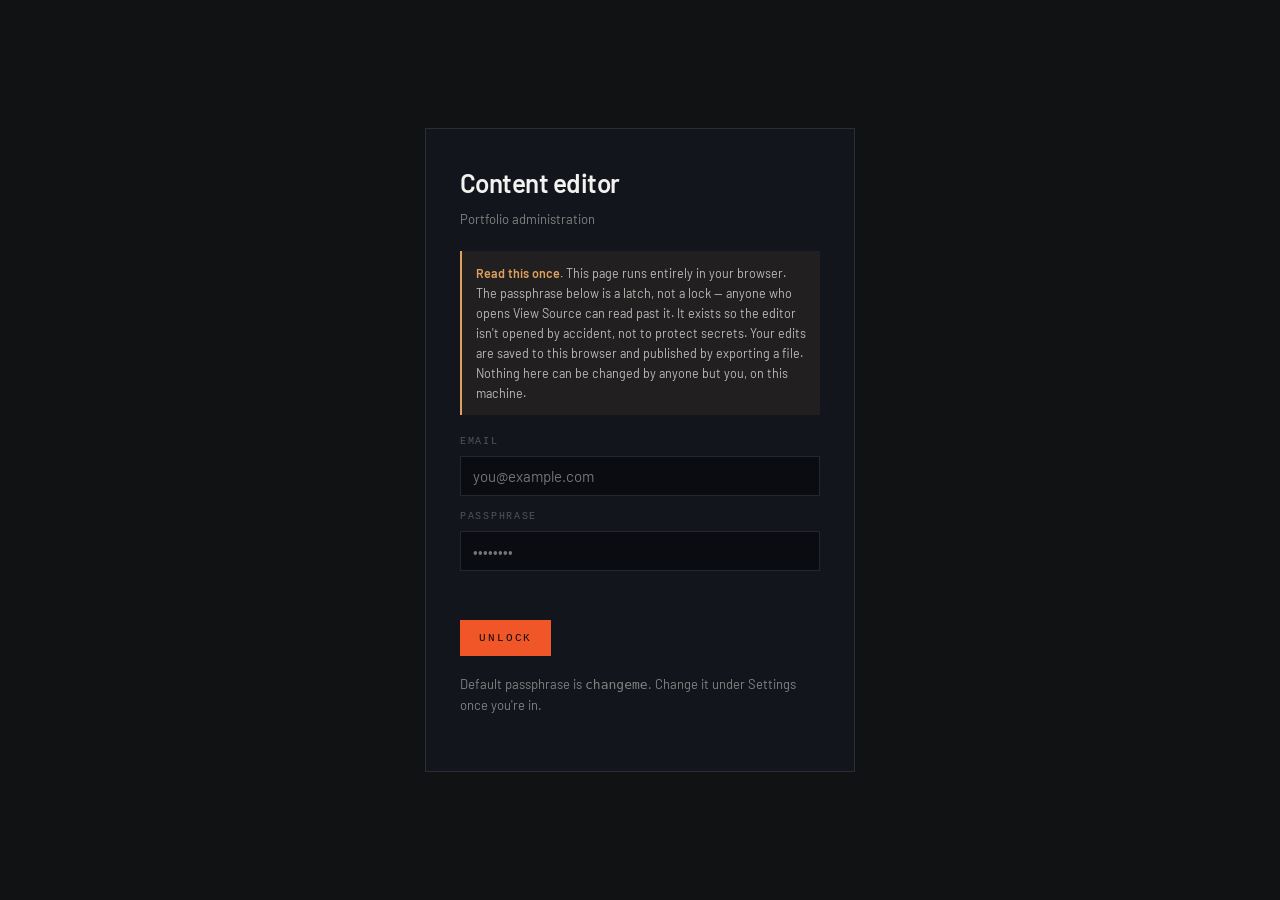
<file: admin.html>
<!DOCTYPE html>
<html lang="en">
<head>
<meta charset="utf-8">
<meta name="viewport" content="width=device-width, initial-scale=1">
<meta name="robots" content="noindex,nofollow">
<title>Portfolio content editor — Dwij Vyas</title>
<link rel="preconnect" href="https://fonts.googleapis.com">
<link rel="preconnect" href="https://fonts.gstatic.com" crossorigin>
<style>
@font-face{font-family:"Barlow";src:url(./fonts/Barlow-400.woff2) format("woff2");font-weight:400;font-display:swap}
@font-face{font-family:"Barlow";src:url(./fonts/Barlow-500.woff2) format("woff2");font-weight:500;font-display:swap}
@font-face{font-family:"Barlow";src:url(./fonts/Barlow-600.woff2) format("woff2");font-weight:600;font-display:swap}
@font-face{font-family:"Bench Mono";src:url(./fonts/BenchMono-400.woff2) format("woff2");font-weight:400;font-display:swap}
</style>
<style>
:root{
  --bg:#111214; --panel:#12151c; --line:rgba(234,230,224,.12);
  --ink:#F3F2EF; --dim:rgba(234,230,224,.52); --faint:rgba(234,230,224,.30);
  --accent:#F05627; --ok:#7fc4a0; --warn:#e0a05e; --bad:#e07a7a;
  --mono:"Bench Mono",ui-monospace,Menlo,monospace;
  --sans:"Barlow",-apple-system,"Segoe UI",Helvetica,Arial,sans-serif;
}
*,*::before,*::after{box-sizing:border-box}
body{margin:0;background:var(--bg);color:var(--ink);font-family:var(--sans);font-size:15px;line-height:1.55}
h1,h2,h3,p{margin:0}
button,input,textarea,select{font-family:inherit;font-size:inherit;color:inherit}

/* ── gate ── */
#gate{position:fixed;inset:0;z-index:50;background:var(--bg);display:grid;place-items:center;padding:24px}
.gate__box{width:min(430px,100%);border:1px solid var(--line);background:var(--panel);padding:34px}
.gate__box h1{font-variation-settings:"wdth" 118,"wght" 600;font-size:26px;letter-spacing:-.02em;margin-bottom:6px}
.gate__box p{color:var(--dim);font-size:13px;margin-bottom:22px}
.note{border-left:2px solid var(--warn);padding:12px 14px;background:rgba(224,160,94,.07);
      font-size:12.5px;line-height:1.6;color:rgba(234,230,224,.78);margin:20px 0}
.note b{color:var(--warn)}
label{display:block;font-family:var(--mono);font-size:9.5px;letter-spacing:.18em;
      text-transform:uppercase;color:var(--faint);margin:14px 0 6px}
input,textarea,select{width:100%;background:#0a0c11;border:1px solid var(--line);
      padding:10px 12px;color:var(--ink);outline:none}
input:focus,textarea:focus,select:focus{border-color:var(--accent)}
textarea{min-height:96px;resize:vertical;line-height:1.6}
.btn{appearance:none;border:1px solid var(--line);background:transparent;cursor:pointer;color:var(--ink);text-decoration:none;display:inline-flex;align-items:center;
     padding:11px 18px;font-family:var(--mono);font-size:10.5px;letter-spacing:.18em;
     text-transform:uppercase;transition:.25s}
.btn:hover{border-color:var(--accent);color:var(--accent)}
.btn--go{background:var(--accent);border-color:var(--accent);color:#0a0c11;font-weight:500}
.btn--go:hover{background:#dbb68d;border-color:#dbb68d;color:#0a0c11}
.btn--bad:hover{border-color:var(--bad);color:var(--bad)}
.err{color:var(--bad);font-family:var(--mono);font-size:11px;margin-top:12px;min-height:1.2em}

/* ── shell ── */
.wrap{max-width:1080px;margin:0 auto;padding:30px 24px 120px}
header.top{display:flex;justify-content:space-between;align-items:baseline;gap:16px;
     border-bottom:1px solid var(--line);padding-bottom:16px;margin-bottom:8px;flex-wrap:wrap}
header.top h1{font-variation-settings:"wdth" 118,"wght" 600;font-size:21px;letter-spacing:-.015em}
header.top span{font-family:var(--mono);font-size:10px;letter-spacing:.2em;text-transform:uppercase;color:var(--faint)}
nav.tabs{display:flex;gap:2px;flex-wrap:wrap;margin:18px 0 26px}
.tab{appearance:none;background:transparent;border:0;border-bottom:1px solid transparent;cursor:pointer;
     padding:9px 14px;font-family:var(--mono);font-size:10px;letter-spacing:.18em;
     text-transform:uppercase;color:var(--faint);transition:.25s}
.tab:hover{color:var(--ink)}
.tab.on{color:var(--accent);border-bottom-color:var(--accent)}
section.pane{display:none}
section.pane.on{display:block}
.card{border:1px solid var(--line);background:var(--panel);padding:20px 22px;margin-bottom:14px}
.card h3{font-variation-settings:"wdth" 110,"wght" 500;font-size:16px;margin-bottom:2px}
.card .meta{font-family:var(--mono);font-size:10px;letter-spacing:.14em;text-transform:uppercase;color:var(--faint)}
.row{display:grid;grid-template-columns:1fr 1fr;gap:0 18px}
@media(max-width:720px){.row{grid-template-columns:1fr}}
.head{display:flex;justify-content:space-between;align-items:center;gap:12px;margin-bottom:12px}
.tools{display:flex;gap:8px;flex-wrap:wrap}
.bar{position:fixed;left:0;right:0;bottom:0;z-index:20;background:rgba(11,13,18,.95);
     border-top:1px solid var(--line);padding:14px 24px;display:flex;gap:10px;
     align-items:center;justify-content:flex-end;flex-wrap:wrap;
     -webkit-backdrop-filter:blur(12px);backdrop-filter:blur(12px)}
.bar .status{margin-right:auto;font-family:var(--mono);font-size:10.5px;letter-spacing:.14em;color:var(--dim)}
.bar .status.ok{color:var(--ok)}
.bar .status.bad{color:var(--bad)}
.thumbs{display:flex;gap:8px;flex-wrap:wrap;margin-top:10px}
.thumb{position:relative;width:104px}
.thumb img{width:104px;height:74px;object-fit:cover;border:1px solid var(--line);display:block}
.thumb input{font-size:11px;padding:5px 7px;margin-top:5px}
.thumb .x{position:absolute;top:4px;right:4px;width:22px;height:22px;border-radius:50%;
     background:rgba(10,12,17,.85);border:1px solid var(--line);cursor:pointer;
     line-height:1;font-size:13px;color:var(--ink);padding:0}
.thumb .x:hover{border-color:var(--bad);color:var(--bad)}
.chipedit{display:flex;flex-wrap:wrap;gap:6px;margin-top:8px}
.chipedit span{border:1px solid var(--line);padding:5px 9px;font-family:var(--mono);
     font-size:10px;letter-spacing:.1em;display:flex;align-items:center;gap:7px}
.chipedit span button{background:none;border:0;color:var(--faint);cursor:pointer;padding:0;font-size:13px;line-height:1}
.chipedit span button:hover{color:var(--bad)}
.hint{font-size:12px;color:var(--faint);margin-top:6px;line-height:1.55}
.count{font-family:var(--mono);font-size:10px;color:var(--faint);letter-spacing:.14em}
.count.warn{color:var(--warn)}
.count.bad{color:var(--bad)}

.seen{font-size:12.5px;line-height:1.62;padding:12px 14px;margin:14px 0;
      border-left:2px solid var(--line);background:rgba(234,230,224,.03);color:var(--dim)}
.seen b{color:var(--ink)}
.seen.ok{border-left-color:var(--ok)}
.seen.ok b{color:var(--ok)}
.seen.bad{border-left-color:var(--bad);background:rgba(224,122,122,.07);color:rgba(234,230,224,.85)}
.seen.bad b{color:var(--bad)}

.colour{display:flex;gap:10px;align-items:center;margin-top:2px}
.colour input[type=color]{width:52px;height:38px;padding:3px;flex:0 0 52px;cursor:pointer;background:#0a0c11}
.colour input[type=text]{flex:1;font-family:var(--mono);font-size:12px;letter-spacing:.08em;text-transform:uppercase}
.colour .swatch{width:38px;height:38px;flex:0 0 38px;border:1px solid var(--line)}
.feat-pick select{width:100%;margin-top:6px}.feat-pick .hint{margin-top:8px}.feat-badge{display:inline-block;vertical-align:middle;margin-left:10px;font-family:var(--mono);font-size:10px;letter-spacing:.14em;text-transform:uppercase;color:#111214;background:var(--accent);padding:4px 8px}.card.is-feat{border-color:var(--accent)}.chapters{margin-top:14px}.chap{border:1px solid rgba(255,255,255,.12);border-radius:10px;padding:10px 12px;margin-top:8px}.chap__h{display:flex;justify-content:space-between;align-items:center;margin-bottom:6px}.chap__tools{display:flex;gap:6px}.chap__tools button{appearance:none;background:transparent;cursor:pointer;margin:0;width:30px;height:30px;padding:0;border:1px solid var(--line);color:var(--dim,#9a9a9a);font-size:14px;line-height:1}.chap__tools button:hover{color:var(--ink);border-color:var(--ink)}.chapters>.btn{margin-top:10px}.chap input,.chap textarea,.chap select{width:100%;margin-top:6px}.chap textarea{min-height:88px}
</style>
<!-- ══════════════════════════════════════════════════════════════════
     CLOUD SYNC — optional. Leave blank and everything works locally.
     Fill these in to edit from any device and publish instantly.
     Setup takes about five minutes; see DEPLOY.md.
     The key below is a *public* anon key by design — your row-level
     security policy is what protects writes, not this string.
     ══════════════════════════════════════════════════════════════════ -->
<script>
  // ── ROUTE 1 · GitHub + Vercel (no third service) ────────────────────
  // Publishing commits content.json to your repo; Vercel redeploys itself.
  // Your access token is NEVER written here — you paste it into the editor
  // and it lives in sessionStorage only.
  window.PORTFOLIO_GITHUB = {
    owner:  "Dwijvyas-9926",
    repo:   "new-portfolio",
    branch: "main",
    path:   "content.json"
  };

  // ── ROUTE 2 · Supabase (instant, no rebuild) ────────────────────────
  // Leave blank if you are using Route 1.
  window.PORTFOLIO_CLOUD = {
    url: "",   // e.g. "https://abcdefgh.supabase.co"
    key: ""    // the project's anon / publishable key
  };
</script>
</head>
<body>

<div id="gate">
  <div class="gate__box">
    <h1>Content editor</h1>
    <p>Portfolio administration</p>

    <div class="note">
      <b>Read this once.</b> This page runs entirely in your browser. The
      passphrase below is a latch, not a lock — anyone who opens View&nbsp;Source
      can read past it. It exists so the editor isn't opened by accident, not to
      protect secrets. Your edits are saved to this browser and published by
      exporting a file. Nothing here can be changed by anyone but you, on this
      machine.
    </div>

    <label for="gEmail">Email</label>
    <input id="gEmail" type="email" autocomplete="username" placeholder="you@example.com">
    <label for="gPass">Passphrase</label>
    <input id="gPass" type="password" autocomplete="current-password" placeholder="••••••••">
    <p class="err" id="gErr"></p>
    <div style="display:flex;gap:10px;margin-top:14px">
      <button class="btn btn--go" id="gGo">Unlock</button>
    </div>
    <p class="hint" style="margin-top:18px" id="gateHint">
      Default passphrase is <code>changeme</code>. Change it under Settings once you're in.
    </p>
  </div>
</div>

<div class="wrap" id="app" hidden>
  <header class="top">
    <h1>Portfolio content</h1>
    <span id="stamp"></span> <span id="build" class="count"></span>
  </header>

  <nav class="tabs">
    <button class="tab on" data-pane="projects">Projects</button>
    <button class="tab" data-pane="skills">Skills</button>
    <button class="tab" data-pane="identity">Identity</button>
    <button class="tab" data-pane="milestones">Recognition</button>
    <button class="tab" data-pane="education">Education</button>
    <button class="tab" data-pane="contact">Contact</button>
    <button class="tab" data-pane="settings">Settings</button>
  </nav>

  <section class="pane on" id="pane-projects">
    <div class="head">
      <p class="hint">Order here is the order they appear on the Work page and the home list.</p>
      <button class="btn btn--go" id="addProject">+ Project</button>
    </div>
    <div id="projects"></div>
  </section>

  <section class="pane" id="pane-skills">
    <div class="head">
      <p class="hint">The first group is what shows by default. Each group lights its own cluster in The Works.</p>
      <button class="btn btn--go" id="addDomain">+ Group</button>
    </div>
    <div id="domains"></div>
  </section>

  <section class="pane" id="pane-identity"><div class="card" id="identity"></div></section>

  <section class="pane" id="pane-milestones">
    <div class="head">
      <p class="hint">Awards, competitions, internships, roles. The live site shows the <b>title</b>, the <b>standing</b> and the <b>note</b> for each — type and date are kept for the résumé. Newest first.</p>
      <button class="btn btn--go" id="addMstone">+ Entry</button>
    </div>
    <div id="milestones"></div>
  </section>

  <section class="pane" id="pane-education">
    <div class="head">
      <p class="hint">Newest first.</p>
      <button class="btn btn--go" id="addEdu">+ Entry</button>
    </div>
    <div id="education"></div>
  </section>

  <section class="pane" id="pane-contact">
    <div class="head">
      <p class="hint">Shown in the final scene, in this order.</p>
      <button class="btn btn--go" id="addContact">+ Channel</button>
    </div>
    <div id="contact"></div>
  </section>

  <section class="pane" id="pane-settings">
    <div class="card">
      <h3>Passphrase</h3>
      <p class="hint">Stored as a SHA-256 hash in this browser. Again: a latch, not a lock.</p>
      <label for="sEmail">Email</label><input id="sEmail" type="email">
      <label for="sPass">New passphrase</label><input id="sPass" type="password" placeholder="leave blank to keep">
      <div class="tools" style="margin-top:14px"><button class="btn" id="savePass">Update</button></div>
    </div>
    <div class="card" id="cloudCard"></div>

    <div class="card">
      <h3>Portfolio file</h3>
      <p class="hint">
        Which file the <b>Save &amp; open portfolio</b> button opens. If you have
        downloaded the portfolio more than once, older copies will still be sitting
        in the same folder — and an older copy cannot show your edits, because the
        content system did not exist when it was built.
      </p>
      <p class="seen" id="seen"></p>
      <label for="sPath">File name or URL</label>
      <input id="sPath" placeholder="./dwij-vyas-portfolio.html">
      <div class="tools" style="margin-top:14px"><button class="btn" id="savePath">Set target</button></div>
    </div>

    <div class="card">
      <h3>Publish</h3>
      <p class="hint">
        <b>Preview</b> applies your edits to the portfolio in this browser only.
        <b>Export</b> downloads <code>content.json</code> — that file is what makes
        the changes live for everyone. See the README for the two-line publish step.
      </p>
      <div class="tools" style="margin-top:14px">
        <button class="btn" id="exportJson">Export content.json</button>
        <button class="btn" id="importJson">Import content.json</button>
        <button class="btn btn--bad" id="resetAll">Reset to defaults</button>
      </div>
      <input type="file" id="importFile" accept="application/json" hidden>
    </div>
  </section>
</div>

<div class="bar" id="bar" hidden>
  <span class="status" id="status">Loaded</span>
  <span class="count" id="size"></span>
  <a class="btn" id="openSite" href="./" target="_blank" rel="noopener">Save &amp; open portfolio</a>
  <button class="btn btn--go" id="save">Save &amp; preview</button>
</div>

<script type="module">
var j="dwij.portfolio.content.v1",ee="dwij.portfolio.lastseen.v1",I="2026.08.17.1",h={profile:{name:"Dwij Vyas",role:"Engineer \xB7 Maker \xB7 Student",discipline:"Electronics & Communication Engineering",institution:"Birla Vishvakarma Mahavidyalaya",location:"Vadodara, Gujarat, India",tagline:"I design <strong>hardware-software systems</strong> that turn ideas into working prototypes \u2014 from rescue drones to breadboard microprocessors.",about1:"I'm an Electronics & Communication Engineering undergraduate at BVM, working across embedded systems, digital electronics and applied AI. My work spans hardware design, firmware and the software that ties them together.",about2:"I'm looking for an internship where I can do this kind of work on a real team.",availability:"Open to internships in embedded systems, robotics and AI-driven hardware"},contact:[{id:"email",label:"dwijgvyas@gmail.com",href:"mailto:dwijgvyas@gmail.com",icon:"mail"},{id:"linkedin",label:"LinkedIn",href:"https://www.linkedin.com/in/dwij-vyas-795529328/",icon:"linkedin"},{id:"phone",label:"+91 94083 88690",href:"tel:+919408388690",icon:"phone"}],education:[{years:"'24 \u2014 now",school:"Birla Vishvakarma Mahavidyalaya",detail:"B.Tech, Electronics & Communication \xB7 Vallabh Vidyanagar \xB7 CPI 9.05 / 10"},{years:"'23 \u2014 '24",school:"Bright Day School",detail:"Higher Secondary, Science \xB7 Vadodara \xB7 87.8%"}],milestones:[{id:"robofest",kind:"Recognition",when:"2025",title:"Robofest 5.0 Gujarat",emphasis:"Finalist",note:"TerraAvis, a hybrid drone\u2013tank rescue robot, reached the state finals.",link:null}],projects:[{id:"terravis",title:"TerraAvis",sub:"Hybrid drone\u2013tank rescue robot",kind:"Robotics \xB7 Embedded AI \xB7 Pixhawk",desc:"An AI-enabled hybrid rescue robot with a dual-mode mobility system combining aerial navigation and tracked ground movement. Integrated thermal imaging, FPV surveillance, real-time object detection and autonomous control for search-and-rescue and disaster-response scenarios.",tech:["Pixhawk","Raspberry Pi","Python","OpenCV","Thermal imaging","PCB design","Fusion 360"],link:"https://drive.google.com/drive/folders/1DYj1aq4hzN4QaE1onNEsXEsNY5stDXUG?usp=sharing",linkLabel:"Open documentation",accent:"#ff9e4a",form:"aerial",images:[]},{id:"cpu",title:"4-Bit Microprocessor",sub:"Built from discrete logic on breadboards",kind:"Digital electronics \xB7 CPU design",desc:"A fully functional 4-bit microprocessor built entirely from discrete 74-series logic ICs on breadboards. Complete datapath including ALU, registers, instruction register, program counter and shared bus, with a hardwired control unit and a custom instruction set supporting arithmetic, logical, load, store and conditional jump operations.",tech:["74-series TTL","555 timer","Logisim","Proteus","Breadboard prototyping"],link:"https://drive.google.com/drive/folders/1dfLMLjH02TEv6RGfnhIRi95xKUdKb2f0?usp=sharing",linkLabel:"Open documentation",accent:"#7fd4e8",form:"lattice",images:[]},{id:"chatbot",title:"Friendly AI Chatbot",sub:"Embedded voice assistant",kind:"Embedded hardware \xB7 AI \xB7 PCB design",desc:"A standalone embedded AI device built around an ESP32 with real-time voice input, amplified audio output and an OLED display for feedback. Includes a custom-designed PCB and 3D-printed enclosure, with Python driving the conversational logic.",tech:["ESP32","OLED SSD1306","PAM8403","EasyEDA","Python","Arduino IDE"],link:"https://drive.google.com/drive/folders/1A3rikUEOEEWcZX6W_JjXLqyuPbLvr2Cd?usp=sharing",linkLabel:"Open documentation",accent:"#9ff0c9",form:"shell",images:[]},{id:"cnc",title:"Dual-Axis CNC Plotter",sub:"Motion control from G-code to paper",kind:"Embedded systems \xB7 Mechanical design",desc:"A 2-axis CNC plotter using Arduino, stepper motors and a custom mechanical frame to translate digital designs into precise physical drawings. Implemented G-code interpretation and motion-control firmware for accurate pen positioning, combining embedded systems with mechanical design.",tech:["Arduino","GRBL firmware","Inkscape","Stepper motors","C/C++","Fusion 360"],link:null,linkLabel:"Open documentation",accent:"#d8b070",form:"gantry",images:[]}],domains:[{id:"all",label:"All systems",skills:["C","C++","Python","Verilog","MATLAB","ESP32","ATmega328P","Raspberry Pi","Jetson Nano","Pixhawk 2.4.8","BASYS3 FPGA","Arduino IDE","Linux","Mission Planner","QGroundControl","Fusion 360","EasyEDA","Bambu Studio","Xilinx Vivado","Digital electronics","Robotics","Autonomous navigation","Sensor fusion","Wireless communication","3D modelling","CPU architecture","PCB design"]},{id:"embedded",label:"Embedded",skills:["C","C++","ESP32 / ESP8266","ATmega328P","Arduino","Arduino IDE","Sensor fusion","Wireless communication"]},{id:"robotics",label:"Robotics",skills:["Pixhawk 2.4.8","Raspberry Pi","Jetson Nano","Mission Planner","QGroundControl","Autonomous navigation","Robotics"]},{id:"logic",label:"Digital logic",skills:["Verilog","BASYS3 FPGA","Xilinx Vivado","Digital electronics","CPU architecture"]},{id:"software",label:"Software & AI",skills:["Python","MATLAB","C++","Linux / Ubuntu","Autonomous navigation","Sensor fusion"]},{id:"fab",label:"Fabrication",skills:["Fusion 360","EasyEDA","PCB design","Bambu Studio","3D modelling"]}]};function ve(t){return t&&typeof t=="object"&&t.profile&&typeof t.profile.name=="string"&&Array.isArray(t.projects)&&Array.isArray(t.domains)&&Array.isArray(t.contact)&&Array.isArray(t.education)}function ke(t){return t&&(Array.isArray(t.milestones)||(t.milestones=t.achievement?[{id:"legacy",kind:"Recognition",when:"",title:t.achievement.title||"",emphasis:t.achievement.emphasis||"",note:t.achievement.note||"",link:null}]:h.milestones.map(e=>({...e}))),t)}function Ee(){try{let t=localStorage.getItem(j);if(!t)return h;let e=ke(JSON.parse(t));return ve(e)?{profile:{...h.profile,...e.profile},milestones:e.milestones.length?e.milestones:h.milestones,contact:e.contact.length?e.contact:h.contact,education:e.education,projects:e.projects.length?e.projects:h.projects,domains:e.domains.length?e.domains:h.domains}:(console.warn("[content] override rejected, using defaults"),h)}catch(t){return console.warn("[content] override unreadable, using defaults",t),h}}var T=Ee();var Re=T.profile,He=T.contact,Ue=T.education,Be=T.milestones,Fe=T.projects,J={},qe=T.domains;function Se(){for(let t of Object.keys(J))delete J[t];T.domains.forEach(t=>{J[t.id]=t})}Se();var L=typeof window<"u"&&window.PORTFOLIO_CLOUD||{},E=()=>!!(L.url&&L.key),V=L.table||"portfolio_content",Y=L.row||1,D=()=>String(L.url||"").replace(/\/+$/,""),M=t=>({apikey:L.key,Authorization:`Bearer ${t||L.key}`,"Content-Type":"application/json"});async function Le(t,e,n){let o=new AbortController,a=setTimeout(()=>o.abort(),e);try{return await t(o.signal)}finally{clearTimeout(a)}}async function te(t=3500){if(!E())return null;try{let e=await Le(o=>fetch(`${D()}/rest/v1/${V}?id=eq.${Y}&select=content`,{headers:M(),signal:o,cache:"no-store"}),t);if(!e.ok)return null;let n=await e.json();return n&&n[0]?n[0].content:null}catch{return null}}async function ne(t,e){if(!E())throw new Error("Cloud is not configured.");let n=await fetch(`${D()}/auth/v1/token?grant_type=password`,{method:"POST",headers:{apikey:L.key,"Content-Type":"application/json"},body:JSON.stringify({email:t,password:e})}),o=await n.json().catch(()=>({}));if(!n.ok)throw new Error(o.error_description||o.msg||"Sign-in refused.");return{token:o.access_token,refresh:o.refresh_token,email:t}}async function oe(t,e){if(!E())throw new Error("Cloud is not configured.");let n=JSON.stringify({content:e,updated_at:new Date().toISOString()}),o=await fetch(`${D()}/rest/v1/${V}?id=eq.${Y}`,{method:"PATCH",headers:{...M(t),Prefer:"return=minimal"},body:n});if((o.status===404||o.status===406)&&(o=await fetch(`${D()}/rest/v1/${V}`,{method:"POST",headers:{...M(t),Prefer:"return=minimal"},body:JSON.stringify({id:Y,content:e,updated_at:new Date().toISOString()})})),!o.ok){let a=await o.text().catch(()=>"");throw new Error(o.status===401||o.status===403?"Not permitted \u2014 sign in again.":`Publish failed (${o.status}). ${a.slice(0,140)}`)}return!0}async function ae(t){if(!(!E()||!t))try{await fetch(`${D()}/auth/v1/logout`,{method:"POST",headers:M(t)})}catch{}}var k=typeof window<"u"&&window.PORTFOLIO_GITHUB||{},R=()=>!!(k.owner&&k.repo),K=k.branch||"main",Ae=k.path||"content.json",N="dwij.portfolio.ghtoken.v1",ie="https://api.github.com",H=t=>({Authorization:`Bearer ${t}`,Accept:"application/vnd.github+json","X-GitHub-Api-Version":"2022-11-28","Content-Type":"application/json"});function U(){try{return sessionStorage.getItem(N)||localStorage.getItem(N)||""}catch{return""}}function X(t,e){try{if(sessionStorage.removeItem(N),localStorage.removeItem(N),!t)return;(e?localStorage:sessionStorage).setItem(N,t)}catch{}}function se(){X("",!1)}var z=()=>`${ie}/repos/${k.owner}/${k.repo}/contents/${encodeURIComponent(Ae)}`;async function re(t){let e=await fetch(`${ie}/repos/${k.owner}/${k.repo}`,{headers:H(t)});if(e.status===401)throw new Error("Token rejected. Check it was copied whole.");if(e.status===404)throw new Error(`Cannot see ${k.owner}/${k.repo}. Check the names, and that the token grants access to this repository.`);if(!e.ok)throw new Error(`GitHub returned ${e.status}.`);let n=await e.json();if(!n.permissions||!n.permissions.push)throw new Error("That token can read but not write. It needs Contents: Read and write.");return{name:n.full_name,private:n.private}}function Te(t){let e=new TextEncoder().encode(t),n="",o=32768;for(let a=0;a<e.length;a+=o)n+=String.fromCharCode.apply(null,e.subarray(a,a+o));return btoa(n)}async function $e(t){let e=await fetch(`${z()}?ref=${encodeURIComponent(K)}`,{headers:H(t)});if(e.status===404)return null;if(!e.ok)throw new Error(`Could not read the existing file (${e.status}).`);return(await e.json()).sha}async function Wb(t,M=1280){return new Promise((e,n)=>{let o=new Image;o.onerror=n,o.onload=()=>{let{width:a,height:l}=o;if(a>M){l=Math.round(l*M/a),a=M}let r=document.createElement("canvas");r.width=a,r.height=l,r.getContext("2d").drawImage(o,0,0,a,l),r.toBlob(c=>{if(!c)return n(new Error("WebP encode failed"));let p=new FileReader;p.onload=()=>e(String(p.result).split(",")[1]),p.onerror=n,p.readAsDataURL(c)},"image/webp",.8)},o.src=t})}async function Up(t,e,n){let o=`${ie}/repos/${k.owner}/${k.repo}/contents/${e.split("/").map(encodeURIComponent).join("/")}`,a=await fetch(o,{method:"PUT",headers:H(t),body:JSON.stringify({message:`Add ${e}`,content:n,branch:K})});if(!a.ok){let l=await a.json().catch(()=>({}));throw new Error(l.message||`Image upload failed (${a.status}).`)}}async function Im(t,e){let n=0;for(let o of e.projects||[])for(let a=0;a<(o.images||[]).length;a++){let l=o.images[a];if(!l||!/^data:image\//.test(l.src||""))continue;y(`Uploading image ${++n}\u2026`);let nm=`${String(o.id||"p").replace(/[^a-z0-9_-]/gi,"")}-${Date.now().toString(36)}-${a+1}.webp`,r=`assets/img/${nm}`,c=await Wb(l.src);await Up(t,r,c);await Up(t,`assets/img/thumb/${nm}`,await Wb(l.src,720));l.src="./"+r}return n}async function le(t,e,n){if(!R())throw new Error("GitHub is not configured.");await Im(t,e);let o=await $e(t),a={message:n||`Update portfolio content \u2014 ${new Date().toISOString().slice(0,16).replace("T"," ")}`,content:Te(JSON.stringify(e,null,2)),branch:K};o&&(a.sha=o);let l=await fetch(z(),{method:"PUT",headers:H(t),body:JSON.stringify(a)}),r=await l.json().catch(()=>({}));if(!l.ok)throw l.status===409?new Error("The file changed since you loaded it. Pull live content, then publish again."):l.status===403?new Error("Forbidden \u2014 the token lacks Contents: Read and write on this repository."):new Error(r.message||`Publish failed (${l.status}).`);return r.commit&&r.commit.html_url}async function ce(t){if(!R())return null;try{let e=await fetch(`${z()}?ref=${encodeURIComponent(K)}`,{headers:t?H(t):{Accept:"application/vnd.github.raw"}});if(!e.ok)return null;let n=await e.json(),o=new TextDecoder().decode(Uint8Array.from(atob(n.content.replace(/\n/g,"")),a=>a.charCodeAt(0)));return JSON.parse(o)}catch{return null}}var pe="dwij.portfolio.auth.v1",he="dwij.portfolio.target.v1",Q="dwij.portfolio.session.v1",w=null;try{w=JSON.parse(sessionStorage.getItem(Q))}catch{}var me="dwij.portfolio.admin.v1",de={email:"dwijgvyas@gmail.com",hash:"6e60981bdfaae029c742d5609943ae7bb91b144f87d37ea72e5510ac6192cac5"},s=t=>document.querySelector(t),b=t=>String(t??"").replace(/&/g,"&amp;").replace(/</g,"&lt;").replace(/"/g,"&quot;"),v=t=>JSON.parse(JSON.stringify(t));async function fe(t){let e=await crypto.subtle.digest("SHA-256",new TextEncoder().encode(t));return[...new Uint8Array(e)].map(n=>n.toString(16).padStart(2,"0")).join("")}function W(){try{return JSON.parse(localStorage.getItem(pe))||de}catch{return de}}var i,Lv=!1;try{let t=localStorage.getItem(j);i=t?JSON.parse(t):null}catch{i=null}if(!i){try{let t=await fetch("./content.json",{cache:"no-store"});if(t.ok){i=await t.json();Lv=!0}}catch{}}i||(i=v(h));Array.isArray(i.milestones)||(i.milestones=i.achievement?[{id:"legacy",kind:"Recognition",when:"",title:i.achievement.title||"",emphasis:i.achievement.emphasis||"",note:i.achievement.note||"",link:null}]:v(h.milestones));delete i.achievement;for(let t of["profile","contact","education","projects","domains","milestones"])i[t]==null&&(i[t]=v(h[t]));var P=!1;function u(t){P=!0,y(t||"Unsaved changes",""),O()}function y(t,e){let n=s("#status");n.textContent=t,n.className="status "+(e||"")}function O(){let e=new Blob([JSON.stringify(i)]).size/1048576,n=s("#size");n.textContent=e.toFixed(2)+" MB",n.className="count"+(e>4?" bad":e>2.5?" warn":""),n.title=e>2.5?"Approaching the browser storage limit \u2014 remove or re-add large images.":"Total content size including images."}async function be(){let t=s("#gEmail").value.trim(),e=s("#gPass").value;if(!t||!e){s("#gErr").textContent="Both fields are required.";return}if(E()){s("#gErr").textContent="Signing in\u2026";try{w=await ne(t,e),sessionStorage.setItem(Q,JSON.stringify(w))}catch(n){s("#gErr").textContent=n.message||"Sign-in refused.";return}}else{let n=W(),o=await fe(me+e);if(t.toLowerCase()!==n.email.toLowerCase()||o!==n.hash){s("#gErr").textContent="Email or passphrase not recognised.";return}}s("#gate").remove(),s("#app").hidden=!1,s("#bar").hidden=!1,s("#sEmail").value=E()?w?w.email:"":W().email,s("#sPath").value=ye(),s("#build").textContent="Build "+I,C(),s("#stamp").textContent=(Lv?"Editing the live content":"Editing your saved draft \u2014 Pull live content to start from the site")+" \xB7 "+new Date().toLocaleDateString(),A(),O(),Ce()}function Ce(){let t=s("#cloudCard");if(!t)return;if(R())return Ne(t);if(!E()){t.innerHTML=`<h3>Live publishing</h3>
      <p class="hint">Not configured. You are editing locally: <b>Save &amp; preview</b>
      applies changes on this machine, and <b>Export content.json</b> is how you publish.
      To edit from any device and publish in one click, follow the cloud section
      of DEPLOY.md and fill in the two values at the top of this file.</p>`;return}t.innerHTML=`<h3>Live publishing</h3>
    <p class="hint">Signed in as <b>${b(w?w.email:"\u2014")}</b>.
    Publishing writes straight to the live site \u2014 no re-upload.</p>
    <p class="seen" id="cloudState">Ready.</p>
    <div class="tools" style="margin-top:14px">
      <button class="btn btn--go" id="cloudPublish">Publish to live site</button>
      <button class="btn" id="cloudPull">Pull live content</button>
      <button class="btn btn--bad" id="cloudOut">Sign out</button>
    </div>`;let e=(n,o)=>{let a=s("#cloudState");a.textContent=n,a.className="seen "+(o||"")};s("#cloudPublish").addEventListener("click",async()=>{P&&G(),e("Publishing\u2026");try{await oe(w&&w.token,_(i)),e("Published. The live site will show this on its next load.","ok"),y("Published to live","ok")}catch(n){e(n.message,"bad")}}),s("#cloudPull").addEventListener("click",async()=>{e("Fetching\u2026");let n=await te();if(!n){e("Nothing published yet, or the row is unreachable.","bad");return}if(!confirm("Replace what you are editing with the live content?")){e("Cancelled.");return}i=n,Array.isArray(i.milestones)||(i.milestones=v(h.milestones));for(let o of["profile","contact","education","projects","domains","milestones"])i[o]==null&&(i[o]=v(h[o]));A(),u("Pulled from live \u2014 press Save to keep it locally"),e("Loaded the live content.","ok")}),s("#cloudOut").addEventListener("click",async()=>{await ae(w&&w.token),sessionStorage.removeItem(Q),location.reload()})}if(E()){let t=document.querySelector("#gate .note");t&&(t.innerHTML="<b>Signed-in editing.</b> This project is connected to a hosted database. Your email and password are checked by the server, and only a signed-in session can publish. Edit from any device; changes go live without a re-upload.");let e=s("#gateHint");e&&(e.innerHTML="Use the account you created in your Supabase project.");let n=s("#gPass");n&&(n.placeholder="Your account password")}s("#gGo").addEventListener("click",be);["gEmail","gPass"].forEach(t=>s("#"+t).addEventListener("keydown",e=>{e.key==="Enter"&&be()}));document.querySelectorAll(".tab").forEach(t=>t.addEventListener("click",()=>{document.querySelectorAll(".tab").forEach(e=>e.classList.toggle("on",e===t)),document.querySelectorAll(".pane").forEach(e=>e.classList.toggle("on",e.id==="pane-"+t.dataset.pane))}));function Pe(t){return new Promise((e,n)=>{let o=new FileReader;o.onerror=n,o.onload=()=>{let a=new Image;a.onerror=n,a.onload=()=>{let{width:r,height:c}=a;if(r>1500||c>1500){let f=1500/Math.max(r,c);r=Math.round(r*f),c=Math.round(c*f)}let p=document.createElement("canvas");p.width=r,p.height=c,p.getContext("2d").drawImage(a,0,0,r,c),e(p.toDataURL("image/jpeg",.82))},a.src=o.result},o.readAsDataURL(t)})}function m(t,e,n,o={}){let a=document.createElement("div");a.innerHTML=`<label>${b(t)}</label>`+(o.area?`<textarea>${b(e)}</textarea>`:`<input type="${o.type||"text"}" value="${b(e)}">`);let l=a.querySelector("input,textarea");return l.addEventListener("input",()=>{n(l.value),u()}),a}var xe=["Open documentation","View product","Visit site","View repository","Watch demo","Read the paper","Try it live"];function je(t){t.linkLabel||(t.linkLabel="Open documentation");let e=document.createElement("div");e.innerHTML=`<label>Button label \u2014 what the link says</label>
    <input list="rmLinkLabels" value="${b(t.linkLabel)}" placeholder="Open documentation">
    <datalist id="rmLinkLabels">${xe.map(o=>`<option value="${b(o)}">`).join("")}</datalist>
    <p class="hint">Shown on the project in both the immersive site and recruiter mode.</p>`;let n=e.querySelector("input");return n.addEventListener("input",()=>{t.linkLabel=n.value.trim()||"Open documentation",u()}),e}function Ie(t){let e=document.createElement("div"),n=B(t.accent)||"#c6a077";t.accent=n,e.innerHTML=`<label>Accent colour \u2014 tints the top of the case-study page</label>
    <div class="colour">
      <span class="swatch" style="background:${n}"></span>
      <input type="color" value="${n}">
      <input type="text" value="${n.toUpperCase()}" maxlength="7" spellcheck="false">
    </div>`;let[o]=e.getElementsByClassName("swatch"),a=e.querySelector("input[type=color]"),l=e.querySelector("input[type=text]"),r=c=>{let p=B(c);p&&(t.accent=p,o.style.background=p,a.value.toLowerCase()!==p&&(a.value=p),l.value.toUpperCase()!==p.toUpperCase()&&(l.value=p.toUpperCase()),u())};return a.addEventListener("input",c=>r(c.target.value)),l.addEventListener("change",c=>{B(c.target.value)?r(c.target.value):c.target.value=t.accent.toUpperCase()}),e}function B(t){if(typeof t=="number")return"#"+t.toString(16).padStart(6,"0");if(typeof t!="string")return null;let e=t.trim().replace(/^#/,"");return/^[0-9a-f]{3}$/i.test(e)&&(e=e.split("").map(n=>n+n).join("")),/^[0-9a-f]{6}$/i.test(e)?"#"+e.toLowerCase():null}function ge(t,e,n){let o=document.createElement("div"),a=()=>{o.innerHTML=`<div class="chipedit">${t.map((r,c)=>`<span>${b(r)}<button data-i="${c}" aria-label="Remove">\xD7</button></span>`).join("")}</div>
      <input placeholder="${b(n)}" style="margin-top:8px">`,o.querySelectorAll(".chipedit button").forEach(r=>r.addEventListener("click",()=>{t.splice(+r.dataset.i,1),e(),a(),u()}));let l=o.querySelector("input");l.addEventListener("keydown",r=>{r.key!=="Enter"||!l.value.trim()||(r.preventDefault(),l.value.split(",").map(c=>c.trim()).filter(Boolean).forEach(c=>t.push(c)),e(),a(),u(),o.querySelector("input").focus())})};return a(),o}function $(){let t=s("#projects");t.innerHTML="";i.profile=i.profile||{};let Fi=i.projects.some(e=>e.id===i.profile.featured)?i.profile.featured:(i.projects[0]||{}).id,Fs=document.createElement("div");Fs.className="card feat-pick",Fs.innerHTML=`<label>Featured project \u2014 shown large at the top of Selected work on the home page</label><select>${i.projects.map(e=>`<option value="${b(e.id)}"${e.id===Fi?" selected":""}>${b(e.title||"Untitled")}</option>`).join("")}</select><p class="hint">The other projects follow it as a numbered list, in the order below.</p>`,Fs.querySelector("select").addEventListener("change",e=>{i.profile.featured=e.target.value,$(),u("Featured project changed")}),t.append(Fs),i.projects.forEach((e,n)=>{let o=document.createElement("div");o.className="card"+(e.id===Fi?" is-feat":""),o.innerHTML=`<div class="head">
        <div><h3>${b(e.title||"Untitled")}${e.id===Fi?' <span class="feat-badge">Featured</span>':""}</h3><p class="meta">Project ${n+1} of ${i.projects.length}</p></div>
        <div class="tools">
          <button class="btn" data-act="up" ${n===0?"disabled":""}>\u2191</button>
          <button class="btn" data-act="down" ${n===i.projects.length-1?"disabled":""}>\u2193</button>
          <button class="btn btn--bad" data-act="del">Delete</button>
        </div></div>`;let a=document.createElement("div");a.className="row",a.append(m("Title",e.title,d=>{e.title=d,$()}),m("Subtitle",e.sub,d=>e.sub=d),m("Discipline line",e.kind,d=>e.kind=d),m("Link",e.link||"",d=>e.link=d.trim()||null),je(e)),o.append(a),o.append(m("Description",e.desc,d=>e.desc=d,{area:!0}));let l=document.createElement("div");l.innerHTML="<label>Technologies</label>",Array.isArray(e.tech)||(e.tech=[]),l.append(ge(e.tech,()=>{},"Type and press Enter (commas allowed)")),o.append(l);let r=document.createElement("div");r.className="row";let c=document.createElement("div");c.innerHTML=`<label>3D artefact form</label>
      <select>${["aerial","lattice","shell","gantry"].map(d=>`<option value="${d}"${e.form===d?" selected":""}>${d}</option>`).join("")}</select>`,c.querySelector("select").addEventListener("change",d=>{e.form=d.target.value,u()}),r.append(Ie(e)),o.append(r),Array.isArray(e.images)||(e.images=[]);let p=document.createElement("div");p.innerHTML=`<label>Images \u2014 shown in the description panel <span class="count">${e.images.length}</span></label>`;let f=document.createElement("div");f.className="thumbs",e.images.forEach((d,S)=>{let x=document.createElement("div");x.className="thumb",x.innerHTML=`<img src="${d.src}" alt=""><button class="x" aria-label="Remove image">\xD7</button>
                     <input value="${b(d.caption||"")}" placeholder="Caption">`,x.querySelector(".x").addEventListener("click",()=>{e.images.splice(S,1),$(),u()}),x.querySelector("input").addEventListener("input",we=>{d.caption=we.target.value,u()}),f.append(x)}),p.append(f);let g=document.createElement("div");g.innerHTML=`<input type="file" accept="image/*" multiple style="margin-top:10px">
      <p class="hint">Any number. Kept in this browser until you publish; publishing uploads each one to the repo as a WebP file under assets/img.</p>`,g.querySelector("input").addEventListener("change",async d=>{for(let S of[...d.target.files])try{e.images.push({src:await Pe(S),caption:""})}catch{y("Could not read "+S.name,"bad")}$(),u()}),p.append(g),o.append(p),o.append(Ch(e)),o.querySelectorAll("[data-act]").forEach(d=>d.addEventListener("click",()=>{let S=d.dataset.act;if(S==="del"){if(!confirm(`Delete "${e.title}"?`))return;i.projects.splice(n,1)}S==="up"&&i.projects.splice(n-1,0,i.projects.splice(n,1)[0]),S==="down"&&i.projects.splice(n+1,0,i.projects.splice(n,1)[0]),$(),u()})),t.append(o)})}function Ch(e){Array.isArray(e.chapters)||(e.chapters=[]);let t=document.createElement("div");t.className="chapters";t.innerHTML=`<label>Case study chapters <span class="count">${e.chapters.length}</span></label><p class="hint">Optional. In order, each with a title, a paragraph and (optionally) one of the images above. With chapters the project page reads as a story; without them it shows the overview and a gallery.</p>`;let n=document.createElement("div");e.chapters.forEach((o,a)=>{let l=document.createElement("div");l.className="chap";l.innerHTML=`<div class="chap__h"><span class="count">${String(a+1).padStart(2,"0")}</span><span class="chap__tools"><button type="button" data-c="up" title="Move up">↑</button><button type="button" data-c="down" title="Move down">↓</button><button type="button" data-c="del" title="Remove">×</button></span></div>
<input value="${b(o.title||"")}" placeholder="Chapter title">
<textarea placeholder="One paragraph">${b(o.text||"")}</textarea>
<select><option value="0"${o.image?"":" selected"}>No image</option>${e.images.map((r,c)=>`<option value="${c+1}"${o.image===c+1?" selected":""}>Image ${c+1}${r.caption?" — "+b(r.caption).slice(0,48):""}</option>`).join("")}</select>`;l.querySelector("input").addEventListener("input",r=>{o.title=r.target.value,u()}),l.querySelector("textarea").addEventListener("input",r=>{o.text=r.target.value,u()}),l.querySelector("select").addEventListener("change",r=>{o.image=+r.target.value||null,u()}),l.querySelectorAll("[data-c]").forEach(r=>r.addEventListener("click",()=>{let c=r.dataset.c;c==="del"&&e.chapters.splice(a,1),c==="up"&&a>0&&e.chapters.splice(a-1,0,e.chapters.splice(a,1)[0]),c==="down"&&a<e.chapters.length-1&&e.chapters.splice(a+1,0,e.chapters.splice(a,1)[0]),$(),u()})),n.append(l)});t.append(n);let o=document.createElement("button");o.type="button",o.className="btn",o.textContent="Add chapter",o.addEventListener("click",()=>{e.chapters.push({title:"",text:"",image:null}),$(),u()}),t.append(o);return t}function q(){let t=s("#domains");t.innerHTML="",i.domains.forEach((e,n)=>{let o=document.createElement("div");o.className="card",o.innerHTML=`<div class="head">
      <div><h3>${b(e.label)}</h3><p class="meta">${e.skills.length} skills${n===0?" \xB7 default group":""}</p></div>
      <div class="tools">
        <button class="btn" data-act="up" ${n===0?"disabled":""}>\u2191</button>
        <button class="btn" data-act="down" ${n===i.domains.length-1?"disabled":""}>\u2193</button>
        <button class="btn btn--bad" data-act="del" ${n===0?"disabled":""}>Delete</button>
      </div></div>`,o.append(m("Group name",e.label,a=>{e.label=a,q()})),o.append(ge(e.skills,()=>De(o,e),"Add a skill, press Enter")),o.querySelectorAll("[data-act]").forEach(a=>a.addEventListener("click",()=>{let l=a.dataset.act;if(l==="del"){if(!confirm(`Delete group "${e.label}"?`))return;i.domains.splice(n,1)}l==="up"&&i.domains.splice(n-1,0,i.domains.splice(n,1)[0]),l==="down"&&i.domains.splice(n+1,0,i.domains.splice(n,1)[0]),q(),u()})),t.append(o)})}function De(t,e){let n=t.querySelector(".meta");n&&(n.textContent=`${e.skills.length} skills`)}function Ne(t){let e=(o,a)=>{let l=s("#ghState");l&&(l.innerHTML=o,l.className="seen "+(a||""))},n=()=>{let o=U();if(t.innerHTML=`<h3>Publish to the live site</h3>
      <p class="hint">
        Publishing commits <code>content.json</code> to your repository. Vercel
        notices and redeploys on its own \u2014 allow 30 to 60 seconds for the change
        to appear. Every publish is a commit you can read or revert on GitHub.
      </p>
      <p class="seen" id="ghState">${o?"Access token held for this session.":"No access token yet. Paste one below to publish."}</p>
      ${o?`
        <div class="tools" style="margin-top:14px">
          <button class="btn btn--go" id="ghPublish">Publish to live site</button>
          <button class="btn" id="ghPull">Pull live content</button>
          <button class="btn btn--bad" id="ghForget">Forget token</button>
        </div>`:`
        <label for="ghToken">GitHub personal access token</label>
        <input id="ghToken" type="password" spellcheck="false"
               placeholder="github_pat_\u2026 or ghp_\u2026" autocomplete="off">
        <label style="display:flex;align-items:center;gap:8px;text-transform:none;letter-spacing:0;font-size:12px;color:var(--dim);margin-top:10px">
          <input type="checkbox" id="ghRemember" style="width:auto">
          Keep on this device (otherwise it is forgotten when you close the tab)
        </label>
        <div class="tools" style="margin-top:14px">
          <button class="btn btn--go" id="ghSave">Verify &amp; save token</button>
        </div>
        <p class="hint" style="margin-top:12px">
          Make one at <b>github.com \u2192 Settings \u2192 Developer settings \u2192 Personal
          access tokens \u2192 Fine-grained tokens</b>. Give it access to this one
          repository, with <b>Contents: Read and write</b>. Nothing else.
        </p>`}`,!o){s("#ghSave").addEventListener("click",async()=>{let a=s("#ghToken").value.trim();if(!a){e("Paste a token first.","bad");return}e("Checking\u2026");try{let l=await re(a);X(a,s("#ghRemember").checked),e(`Verified against <b>${b(l.name)}</b>.`,"ok"),setTimeout(n,900)}catch(l){e(b(l.message),"bad")}}),s("#ghToken").addEventListener("keydown",a=>{a.key==="Enter"&&s("#ghSave").click()});return}s("#ghPublish").addEventListener("click",async()=>{P&&G(),e("Committing\u2026");try{let a=await le(U(),_(i));e("Published. Vercel is redeploying \u2014 live in about a minute."+(a?` <a href="${a}" target="_blank" rel="noopener" style="color:var(--accent)">View commit</a>`:""),"ok"),y("Published to GitHub","ok")}catch(a){e(b(a.message),"bad")}}),s("#ghPull").addEventListener("click",async()=>{e("Fetching\u2026");let a=await ce(U());if(!a){e("Nothing published yet, or the file is unreachable.","bad");return}if(!confirm("Replace what you are editing with the live content?")){e("Cancelled.");return}i=a,Array.isArray(i.milestones)||(i.milestones=v(h.milestones));for(let l of["profile","contact","education","projects","domains","milestones"])i[l]==null&&(i[l]=v(h[l]));A(),u("Pulled from live \u2014 press Save to keep it locally"),e("Loaded the live content.","ok")}),s("#ghForget").addEventListener("click",()=>{se(),n()})};n()}function Z(){let t=s("#milestones");t.innerHTML="",i.milestones.forEach((e,n)=>{let o=document.createElement("div");o.className="card",o.innerHTML=`<div class="head">
        <div><h3>${b(e.title||"Untitled")}</h3>
             <p class="meta">${b(e.kind||"Recognition")}${e.when?" \xB7 "+b(e.when):""}</p></div>
        <div class="tools">
          <button class="btn" data-act="up" ${n===0?"disabled":""}>\u2191</button>
          <button class="btn" data-act="down" ${n===i.milestones.length-1?"disabled":""}>\u2193</button>
          <button class="btn btn--bad" data-act="del">Delete</button>
        </div></div>`;let a=document.createElement("div");a.className="row";let l=document.createElement("div");l.innerHTML=`<label>Type</label>
      <select>${["Recognition","Experience","Certification","Publication","Role"].map(r=>`<option value="${r}"${e.kind===r?" selected":""}>${r}</option>`).join("")}</select>`,l.querySelector("select").addEventListener("change",r=>{e.kind=r.target.value,o.querySelector(".meta").textContent=e.kind+(e.when?" \xB7 "+e.when:""),u()}),a.append(l,m("When (year or period)",e.when||"",r=>{e.when=r,o.querySelector(".meta").textContent=(e.kind||"Recognition")+(r?" \xB7 "+r:"")}),m("Title",e.title||"",r=>{e.title=r,o.querySelector("h3").textContent=r||"Untitled"}),m("Standing (Finalist, Intern, 1st place\u2026)",e.emphasis||"",r=>e.emphasis=r)),o.append(a),o.append(m("Note",e.note||"",r=>e.note=r,{area:!0})),o.append(m("Evidence link (optional)",e.link||"",r=>e.link=r.trim()||null)),o.querySelectorAll("[data-act]").forEach(r=>r.addEventListener("click",()=>{let c=r.dataset.act;if(c==="del"){if(!confirm(`Delete "${e.title}"?`))return;i.milestones.splice(n,1)}c==="up"&&i.milestones.splice(n-1,0,i.milestones.splice(n,1)[0]),c==="down"&&i.milestones.splice(n+1,0,i.milestones.splice(n,1)[0]),Z(),u()})),t.append(o)})}function Oe(){let t=s("#identity");t.innerHTML='<h3>Identity</h3><p class="meta">Appears across the hero, landing and about chapters</p>';let e=i.profile,n=document.createElement("div");n.className="row",n.append(m("Name",e.name,o=>e.name=o),m("Role line",e.role,o=>e.role=o),m("Discipline",e.discipline,o=>e.discipline=o),m("Institution",e.institution,o=>e.institution=o),m("Location",e.location,o=>e.location=o),m("Availability",e.availability,o=>e.availability=o)),t.append(n),t.append(m("Hero tagline (allows <strong> tags)",e.tagline,o=>e.tagline=o,{area:!0})),t.append(m("About, first paragraph",e.about1,o=>e.about1=o,{area:!0})),t.append(m("About, second paragraph",e.about2,o=>e.about2=o,{area:!0}))}function ue(t,e,n,o){let a=s(t);a.innerHTML="",e.forEach((l,r)=>{let c=document.createElement("div");c.className="card",c.innerHTML=`<div class="head"><h3>${b(l[o]||"\u2014")}</h3>
      <div class="tools">
        <button class="btn" data-act="up" ${r===0?"disabled":""}>\u2191</button>
        <button class="btn" data-act="down" ${r===e.length-1?"disabled":""}>\u2193</button>
        <button class="btn btn--bad" data-act="del">Delete</button>
      </div></div>`;let p=document.createElement("div");p.className="row",n.forEach(f=>{if(f.select){let g=document.createElement("div");g.innerHTML=`<label>${f.label}</label><select>${f.select.map(d=>`<option value="${d}"${l[f.key]===d?" selected":""}>${d}</option>`).join("")}</select>`,g.querySelector("select").addEventListener("change",d=>{l[f.key]=d.target.value,u()}),p.append(g)}else p.append(m(f.label,l[f.key]||"",g=>{l[f.key]=g,f.key===o&&(c.querySelector("h3").textContent=g||"\u2014")}))}),c.append(p),c.querySelectorAll("[data-act]").forEach(f=>f.addEventListener("click",()=>{let g=f.dataset.act;if(g==="del"){if(!confirm("Delete this entry?"))return;e.splice(r,1)}g==="up"&&e.splice(r-1,0,e.splice(r,1)[0]),g==="down"&&e.splice(r+1,0,e.splice(r,1)[0]),A(),u()})),a.append(c)})}function A(){$(),Z(),q(),Oe(),ue("#education",i.education,[{label:"Years",key:"years"},{label:"Institution",key:"school"},{label:"Detail",key:"detail"}],"school"),ue("#contact",i.contact,[{label:"Label",key:"label"},{label:"Link (mailto:, tel:, https:)",key:"href"},{label:"Icon",key:"icon",select:["mail","linkedin","phone","github","globe"]}],"label")}s("#addProject").addEventListener("click",()=>{i.projects.push({id:"p"+Date.now().toString(36),title:"New project",sub:"",kind:"",desc:"",tech:[],link:null,accent:"#c6a077",form:["aerial","lattice","shell","gantry"][i.projects.length%4],images:[],linkLabel:"Open documentation"}),$(),u("Project added"),window.scrollTo(0,document.body.scrollHeight)});s("#addDomain").addEventListener("click",()=>{i.domains.push({id:"d"+Date.now().toString(36),label:"New group",skills:[]}),q(),u()});s("#addMstone").addEventListener("click",()=>{i.milestones.unshift({id:"m"+Date.now().toString(36),kind:"Recognition",when:"",title:"New entry",emphasis:"",note:"",link:null}),Z(),u("Entry added"),window.scrollTo(0,0)});s("#addEdu").addEventListener("click",()=>{i.education.unshift({years:"",school:"New entry",detail:""}),A(),u()});s("#addContact").addEventListener("click",()=>{i.contact.push({id:"c"+Date.now().toString(36),label:"",href:"",icon:"globe"}),A(),u()});function G(){let t=new Set;i.projects.forEach((e,n)=>{(!e.id||t.has(e.id))&&(e.id="p"+n+Date.now().toString(36)),t.add(e.id)}),i.domains.forEach((e,n)=>{e.id||(e.id="d"+n)}),i.projects.forEach(e=>{e.accent=B(e.accent)||"#c6a077",e.linkLabel||(e.linkLabel="Open documentation")}),i.milestones.forEach((e,n)=>{e.id||(e.id="m"+n+Date.now().toString(36))});try{return localStorage.setItem(j,JSON.stringify(_(i))),P=!1,y("Saved","ok"),O(),!0}catch{return y("Storage full. Remove some images, then save again.","bad"),O(),!1}}s("#save").addEventListener("click",G);function ye(){try{let t=localStorage.getItem(he);return!t||/dwij-vyas-portfolio\.html/.test(t)?"./":t}catch{return"./"}}var F=null;function C(){let t=s("#seen");if(!t)return;let e=null;try{e=JSON.parse(localStorage.getItem(ee))}catch{}if(F&&(!e||e.at<F.at)){let a=F.path.split("/").pop();t.className="seen bad",t.innerHTML=`<b>That copy is out of date.</b> <b>${a}</b> was opened but never reported back, which means it was built before the content system existed. It will always show the original content, no matter what you edit here. Delete that file and use your most recent download \u2014 then set the name below.`;return}if(!e){t.className="seen",t.innerHTML=`Editor build <b>${I}</b>. No portfolio opened from this browser yet.`;return}let n=new Date(e.at).toLocaleString(),o=(e.url||"").split("/").pop()||e.url;e.build===I?(t.className="seen ok",t.innerHTML=`Last portfolio opened: <b>${o}</b> \u2014 build ${e.build}, ${n}. Matches this editor.`):(t.className="seen bad",t.innerHTML=`<b>Version mismatch.</b> The portfolio you last opened (<b>${o}</b>) is build ${e.build||"unknown"}; this editor is ${I}. That copy is older than the content system, so it cannot show your edits \u2014 it will always display the original content. Delete the older download, or point the editor at the current file below.`)}s("#openSite").addEventListener("click",t=>{t.preventDefault();let e=P;if(e&&!G())return;let n=ye(),o=location.protocol==="file:"?n:n+"?v="+Date.now();y(e?"Saved, opening with your changes":"Opening with your latest saved content","ok"),F={path:n,at:Date.now()},window.open(o,"_blank","noopener"),setTimeout(C,7e3),setTimeout(C,18e3),setTimeout(C,34e3)});s("#savePath").addEventListener("click",()=>{let t=s("#sPath").value.trim()||"./dwij-vyas-portfolio.html";localStorage.setItem(he,t),y("Portfolio target set to "+t,"ok"),C()});function _(t){let e=JSON.parse(JSON.stringify(t)),n=Array.isArray(e.milestones)?e.milestones:[];return e.achievements=n.map(o=>({title:o.title||"",emphasis:o.emphasis||"",note:o.note||""})),e.achievements.length&&(e.achievement=e.achievements[0]),e}function Me(t,e,n){let o=URL.createObjectURL(new Blob([e],{type:n})),a=document.createElement("a");a.href=o,a.download=t,a.click(),setTimeout(()=>URL.revokeObjectURL(o),1e3)}s("#exportJson").addEventListener("click",()=>{Me("content.json",JSON.stringify(_(i),null,2),"application/json"),y("Exported content.json","ok")});s("#importJson").addEventListener("click",()=>s("#importFile").click());s("#importFile").addEventListener("change",t=>{let e=t.target.files[0];if(!e)return;let n=new FileReader;n.onload=()=>{try{let o=JSON.parse(n.result);if(!o.profile||!Array.isArray(o.projects))throw new Error("shape");i=o,Array.isArray(i.milestones)||(i.milestones=v(h.milestones));for(let a of["profile","contact","education","projects","domains","milestones"])i[a]==null&&(i[a]=v(h[a]));A(),u("Imported \u2014 press Save to apply")}catch{y("That file is not portfolio content.","bad")}},n.readAsText(e)});s("#resetAll").addEventListener("click",()=>{confirm("Discard all edits and restore the original content?")&&(localStorage.removeItem(j),i=v(h),A(),y("Reset to defaults","ok"),O())});s("#savePass").addEventListener("click",async()=>{let t=s("#sEmail").value.trim(),e=s("#sPass").value,n=W(),o={email:t||n.email,hash:e?await fe(me+e):n.hash};localStorage.setItem(pe,JSON.stringify(o)),s("#sPass").value="",y("Passphrase updated for this browser","ok")});addEventListener("focus",()=>C());addEventListener("beforeunload",t=>{P&&(t.preventDefault(),t.returnValue="")});

</script>
</body>
</html>
</file>
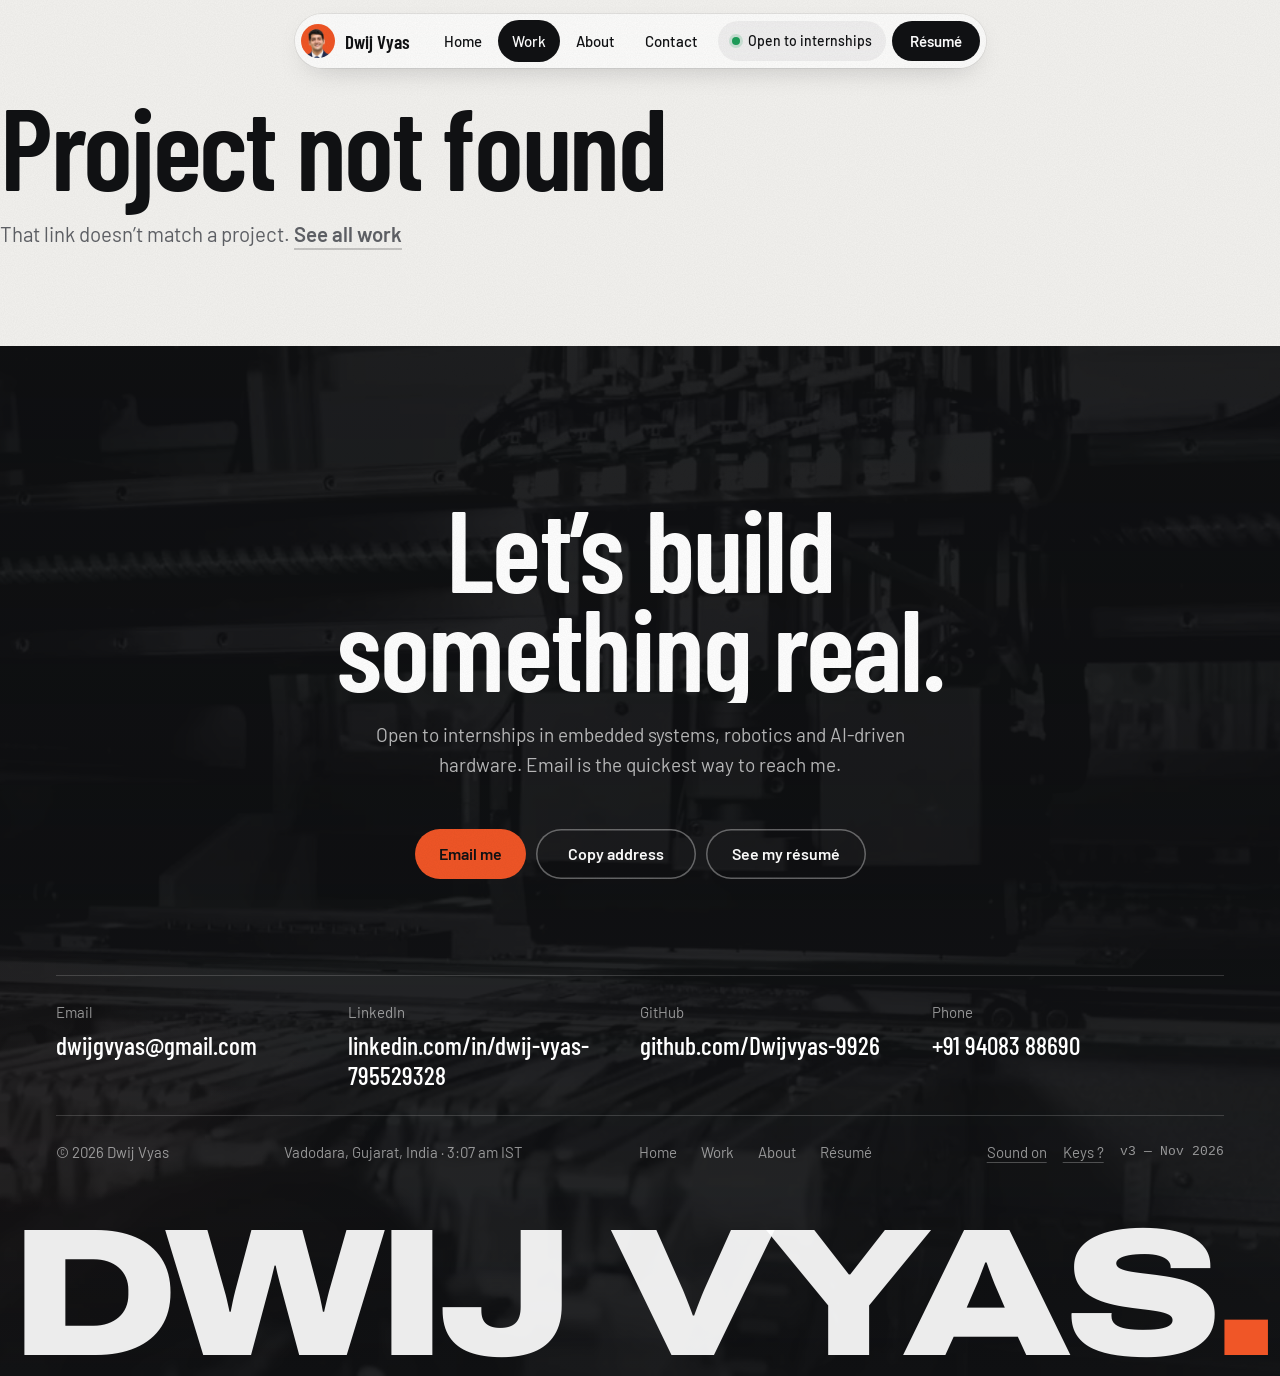
<file: project.html>
<!DOCTYPE html>
<html lang="en">
<head>
<meta charset="utf-8">
<meta name="viewport" content="width=device-width, initial-scale=1, viewport-fit=cover">
<title>Project — Dwij Vyas</title>
<meta name="description" content="A project case study by Dwij Vyas, Electronics &amp; Communication Engineering.">
<meta name="author" content="Dwij Vyas">
<meta name="theme-color" content="#F3F2EF">
<link rel="canonical" href="https://dwijvyasportfolio.vercel.app/project">
<meta property="og:type" content="website">
<meta property="og:url" content="https://dwijvyasportfolio.vercel.app/project">
<meta property="og:title" content="Project — Dwij Vyas">
<meta property="og:description" content="A project case study by Dwij Vyas, Electronics &amp; Communication Engineering.">
<meta property="og:image" content="https://dwijvyasportfolio.vercel.app/og-image.jpg">
<meta property="og:image:width" content="1200">
<meta property="og:image:height" content="630">
<meta property="og:image:alt" content="Dwij Vyas — engineering portfolio">
<meta property="og:site_name" content="Dwij Vyas">
<meta property="og:locale" content="en_IN">
<meta name="twitter:card" content="summary_large_image">
<meta name="twitter:title" content="Project — Dwij Vyas">
<meta name="twitter:description" content="A project case study by Dwij Vyas, Electronics &amp; Communication Engineering.">
<meta name="twitter:image" content="https://dwijvyasportfolio.vercel.app/og-image.jpg">
<link rel="icon" href="./favicon.ico" sizes="any">
<link rel="icon" type="image/png" sizes="32x32" href="./assets/favicon-32.png">
<link rel="icon" type="image/png" sizes="192x192" href="./assets/favicon-192.png">
<link rel="apple-touch-icon" sizes="180x180" href="./assets/apple-touch-icon.png">
<link rel="preload" href="./fonts/BarlowCondensed-600.woff2" as="font" type="font/woff2" crossorigin>
<link rel="preload" href="./fonts/Barlow-400.woff2" as="font" type="font/woff2" crossorigin>
<link rel="preload" href="./fonts/BenchMono-400.woff2" as="font" type="font/woff2" crossorigin>
<script>window.__content=fetch("./content.json").then(function(r){return r.ok?r.json():null}).catch(function(){return null})</script>
<link rel="stylesheet" href="./vendor/lenis/lenis.css">
<link rel="stylesheet" href="./assets/site.css">
<!-- ══════════════════════════════════════════════════════════════════
     CLOUD SYNC — optional. Leave blank and everything works locally.
     Fill these in to edit from any device and publish instantly.
     Setup takes about five minutes; see DEPLOY.md.
     The key below is a *public* anon key by design — your row-level
     security policy is what protects writes, not this string.
     ══════════════════════════════════════════════════════════════════ -->
<script>
  window.PORTFOLIO_CLOUD = {
    url: "",   // e.g. "https://abcdefgh.supabase.co"
    key: ""    // the project's anon / publishable key
  };
</script>
</head>
<body data-page="project">
<main id="main">
  <article id="case">
    <header class="phead phead--case" id="caseHead">
      <div class="wrap">
        <nav class="crumbs" aria-label="Breadcrumb"><a href="./">Home</a><span aria-hidden="true">/</span><a href="./work.html">Work</a><span aria-hidden="true">/</span><span aria-current="page" data-bind="crumb"></span></nav>
        <p class="case__n mono" data-bind="num"></p>
        <div class="case__head">
          <div>
            <h1 class="rv" data-bind="title"></h1>
            <p class="case__sub" data-bind="sub"></p>
          </div>
          <div class="case__tags" data-bind="tags"></div>
        </div>
        <div data-bind="cover"></div>
      </div>
    </header>
    <div class="wrap">
      <div class="case__body">
        <section aria-labelledby="ov-h">
          <h2 id="ov-h">Overview</h2>
          <p class="case__desc" data-bind="desc"></p>
        </section>
        <aside aria-label="Project details"><dl class="spec" data-bind="spec"></dl></aside>
      </div>
      <section class="case__film" data-bind="film" aria-labelledby="film-h"></section>
      <section class="chapters" data-bind="chapters" aria-label="Case study"></section>
      <section class="case__gallery" data-bind="gallery" aria-labelledby="gal-h"></section>
    </div>
    <nav class="next" data-bind="pager" aria-label="More projects"></nav>
    <div class="wrap">
    </div>
  </article>
</main>
<script src="./vendor/lenis/lenis.min.js"></script>
<script src="./assets/site.js"></script>
<script>
Site.ready(C => {
  const { $, esc, bind, splitKind, linkLabel, ext, projectUrl, projects, resultFor, yearFor, lbOpen, observe, ARROW } = Site;
  const ps = projects();
  const id = new URLSearchParams(location.search).get('p') || (/^#project\/(.+)$/.exec(location.hash) || [])[1];
  const i = ps.findIndex(x => x.id === id);
  if (i < 0) {
    $('#case').innerHTML = `<div class="wrap notfound phead"><h1>Project not found</h1><p class="phead__lede">That link doesn’t match a project. <a class="link" href="./work.html">See all work</a></p></div>`;
    return;
  }
  const x = ps[i], imgs = x.images || [];
  document.title = `${x.title} — Dwij Vyas`;
  const desc = `${x.title}: ${x.sub}. ${String(x.desc || '').slice(0, 140)}`;
  const setMeta = (sel, attr, v) => { const el = document.querySelector(sel); if (el) el.setAttribute(attr, v); };
  const url = `${location.origin}/project?p=${encodeURIComponent(x.id)}`;
  setMeta('meta[name="description"]', 'content', desc);
  setMeta('link[rel="canonical"]', 'href', url);
  setMeta('meta[property="og:url"]', 'content', url);
  setMeta('meta[property="og:title"]', 'content', `${x.title} — Dwij Vyas`);
  setMeta('meta[property="og:description"]', 'content', desc);
  setMeta('meta[name="twitter:title"]', 'content', `${x.title} — Dwij Vyas`);
  setMeta('meta[name="twitter:description"]', 'content', desc);
  bind('crumb', esc(x.title));
  bind('num', `${String(i + 1).padStart(2, '0')} / ${String(ps.length).padStart(2, '0')}`);
  if (x.accent) $('#caseHead').style.setProperty('--pa', x.accent);
  bind('title', `<span class="line"><span>${esc(x.title)}</span></span>`);
  bind('sub', esc(x.sub));
  const yr = yearFor(x);
  bind('tags', (yr ? `<span class="tag">${esc(yr)}</span>` : '') + splitKind(x.kind).map(k => `<span class="tag">${esc(k)}</span>`).join(''));
  bind('cover', imgs[0] ? `<button class="case__cover" data-i="0" aria-label="Enlarge image: ${esc(imgs[0].caption || x.title)}"><img fetchpriority="high" src="${esc(imgs[0].src)}" alt="${esc(imgs[0].caption || x.title)}"></button>` : '');
  bind('desc', esc(x.desc));
  const res = resultFor(x), tech = x.tech || [];
  bind('spec', [
    yr && `<div><dt>Year</dt><dd>${esc(yr)}</dd></div>`,
    x.kind && `<div><dt>Discipline</dt><dd>${esc(splitKind(x.kind).join(', '))}</dd></div>`,
    tech.length && `<div><dt>Built with</dt><dd><ul>${tech.map(t => `<li>${esc(t)}</li>`).join('')}</ul></dd></div>`,
    res && `<div><dt>Result</dt><dd>${esc(res)}</dd></div>`,
    x.link && `<div><dt>Link</dt><dd><a class="btn btn--primary" href="${esc(Site.safeHref(x.link))}"${ext(x.link)}>${linkLabel(x.link)}</a></dd></div>`,
  ].filter(Boolean).join(''));
  // film: an optional { src, poster, caption } in content.json; nothing loads until it is played
  const v = x.video && x.video.src ? x.video : null;
  const film = bind('film', v ? `<h2 id="film-h">Film</h2><figure class="fade"><video controls playsinline preload="none"${v.poster ? ` poster="${esc(Site.safeHref(v.poster))}"` : ''} src="${esc(Site.safeHref(v.src))}" aria-label="${esc(v.caption || x.title + ' film')}"></video>${v.caption ? `<figcaption>${esc(v.caption)}</figcaption>` : ''}</figure>` : '');
  if (!v && film) film.hidden = true;
  // chapters: an optional sequence in content.json; images they use leave the gallery
  const ch = Array.isArray(x.chapters) ? x.chapters.filter(c => c && c.title) : [];
  const used = new Set();
  const chEl = bind('chapters', ch.map((c, k) => {
    const im = c.image ? imgs[c.image - 1] : null; if (im) used.add(c.image - 1);
    return `<article class="chap fade${im ? '' : ' chap--text'}">
      <div class="chap__text"><p class="mono">${String(k + 1).padStart(2, '0')} / ${String(ch.length).padStart(2, '0')}</p><h2>${esc(c.title)}</h2><p class="chap__p">${esc(c.text)}</p></div>
      ${im ? `<figure class="chap__fig"><button data-i="${c.image - 1}" aria-label="Enlarge image: ${esc(im.caption || x.title)}"><img src="${esc(im.src)}" alt="${esc(im.caption || x.title)}" loading="lazy" decoding="async"></button>${im.caption ? `<figcaption>${esc(im.caption)}</figcaption>` : ''}</figure>` : ''}
    </article>`;
  }).join(''));
  if (!ch.length && chEl) chEl.hidden = true;
  const rest = imgs.slice(1).filter((im, k) => !used.has(k + 1));
  const gal = bind('gallery', rest.length ? `<h2 id="gal-h">${ch.length ? 'More photographs' : 'Gallery'}</h2><div class="gal">${rest.map((im, k) => `
    <figure class="fade"><button data-i="${imgs.indexOf(im)}" aria-label="Enlarge image ${imgs.indexOf(im) + 1}"><img src="${esc(im.src)}" alt="${esc(im.caption || x.title + ', image ' + (imgs.indexOf(im) + 1))}" loading="lazy" decoding="async"></button>
    ${im.caption ? `<figcaption>${esc(im.caption)}</figcaption>` : ''}</figure>`).join('')}</div>` : '');
  if (!rest.length && gal) gal.hidden = true;
  document.addEventListener('click', e => { const b = e.target.closest('#case [data-i]'); if (b) lbOpen(imgs, +b.dataset.i); });
  if (ps.length > 1) {
    const prev = ps[(i - 1 + ps.length) % ps.length], next = ps[(i + 1) % ps.length];
    const ni = (next.images || [])[0];
    bind('pager', `<div class="wrap next__in">
        <a class="next__prev link" href="${projectUrl(prev.id)}">Previous: ${esc(prev.title)}</a>
        <a class="next__a" href="${projectUrl(next.id)}" data-cursor="View">
          <span class="next__img">${ni ? `${Site.tImg(ni.src)}` : ''}</span>
          <span class="next__body"><span class="mono">Next project ${String((i + 1) % ps.length + 1).padStart(2, '0')}</span><span class="next__t">${esc(next.title)}</span><span class="next__s">${esc(next.sub)}</span></span>
        </a>
      </div>`);
  }
  // the cover drifts a little as you scroll
  const cov = $('.case__cover img');
  if (cov && !Site.reduced) { const px = () => { const r = cov.parentElement.getBoundingClientRect(); const t = Math.min(1, Math.max(0, (innerHeight - r.top) / (innerHeight + r.height))); cov.style.transform = `translate3d(0,${(-16 * t).toFixed(1)}%,0)`; }; addEventListener('scroll', px, { passive: true }); px(); }
  observe();
});
</script>
</body>
</html>
</file>
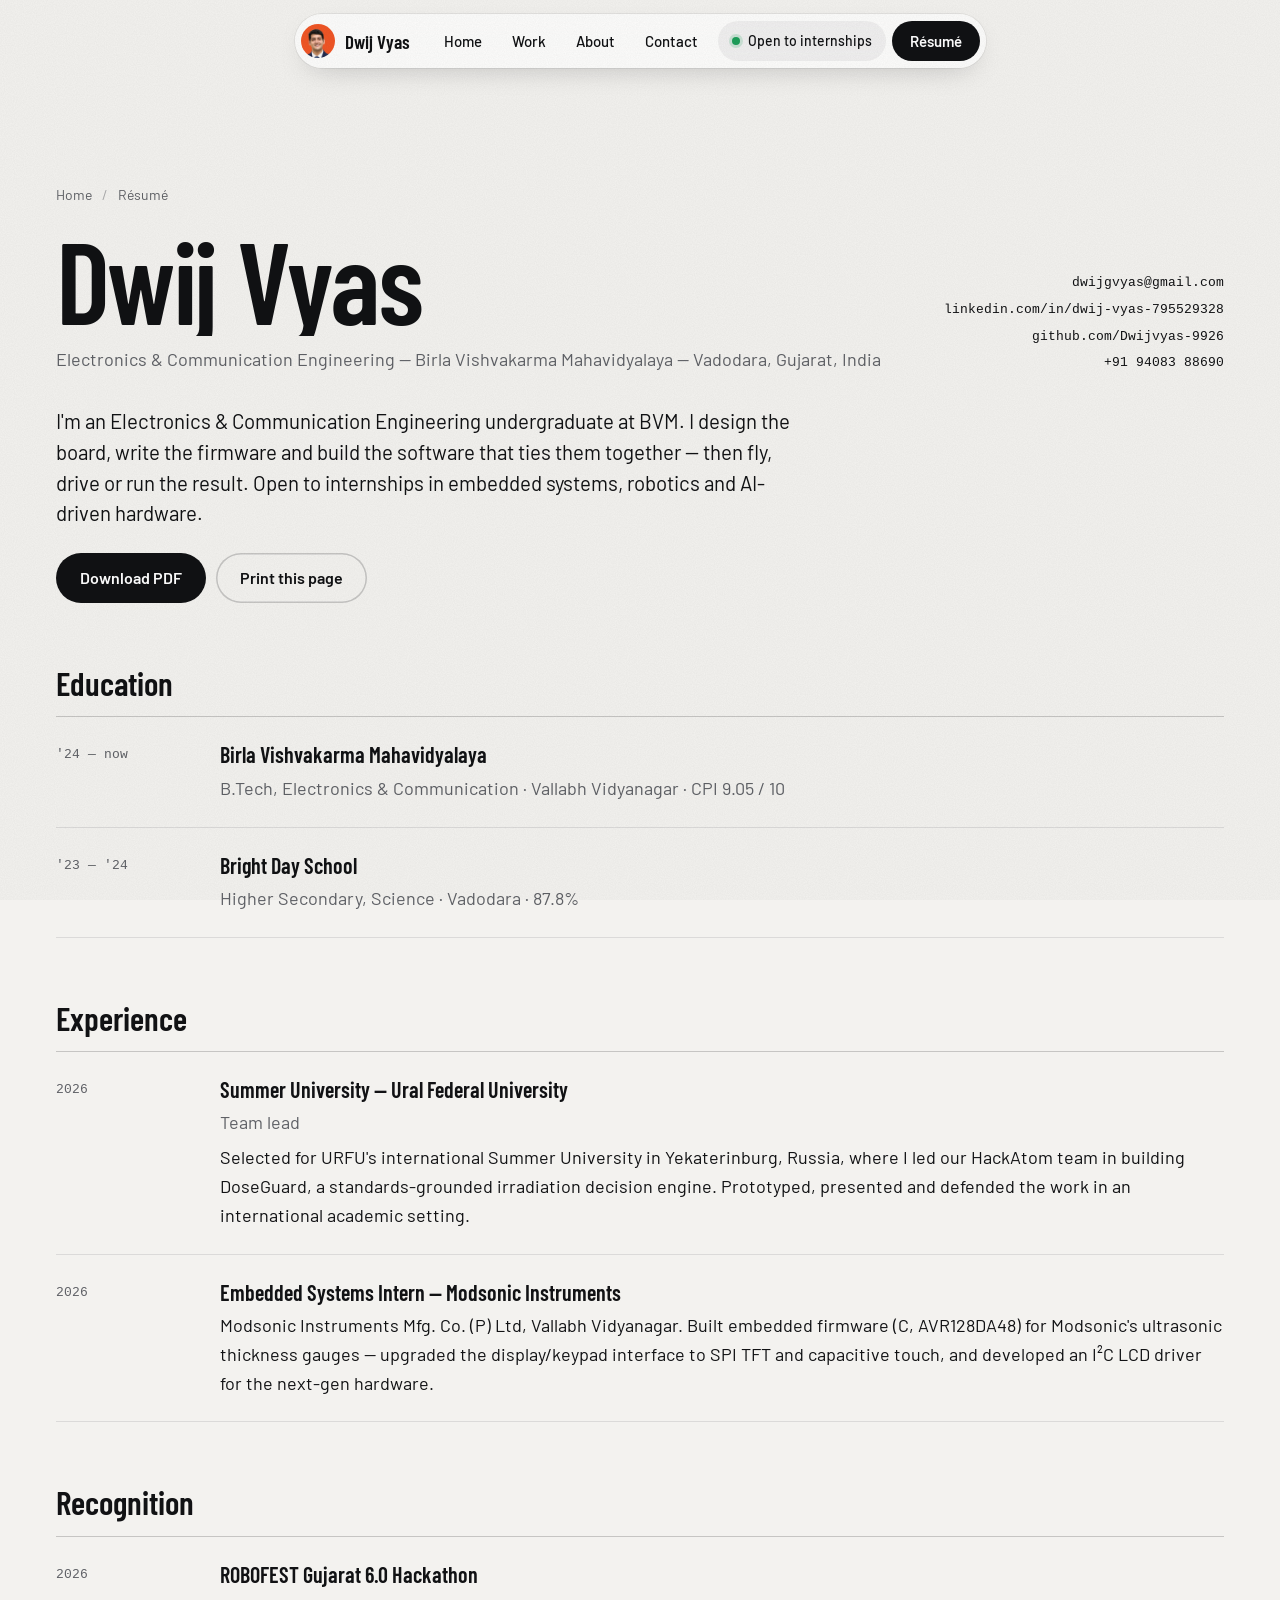
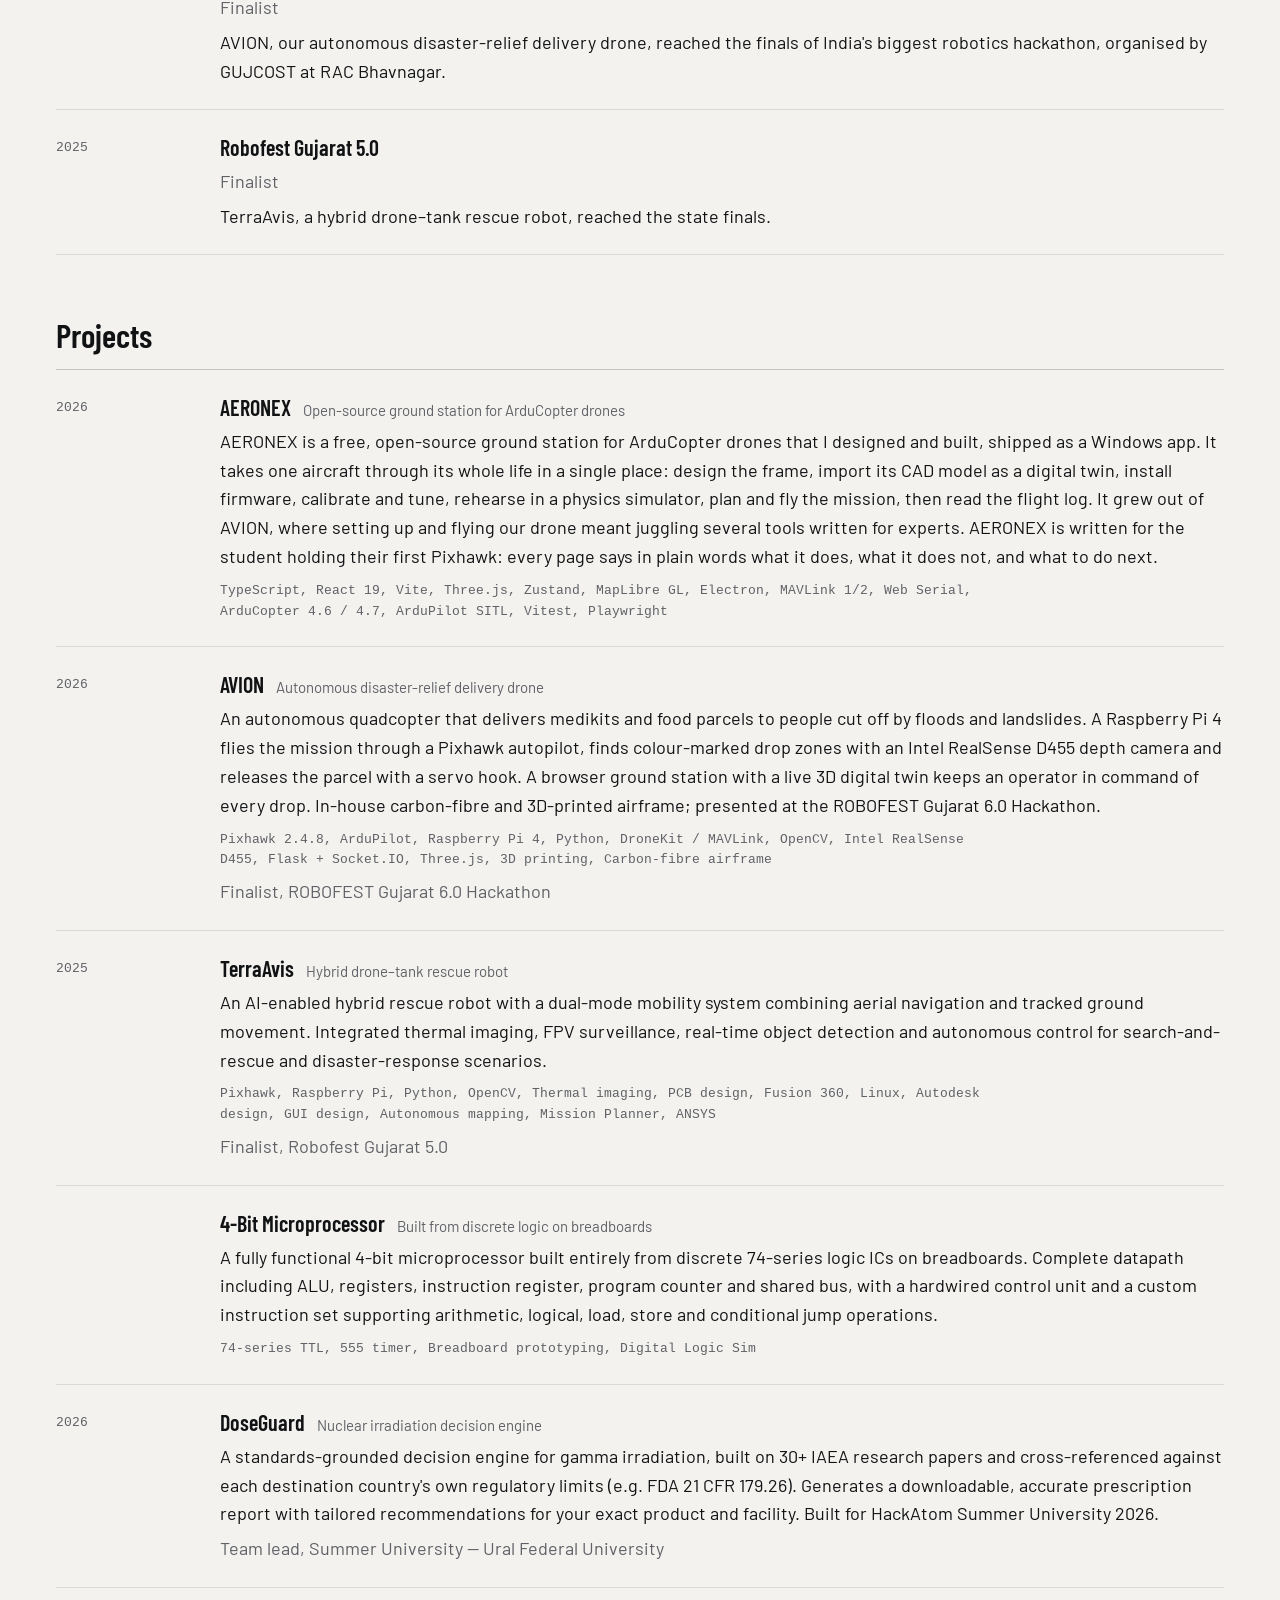
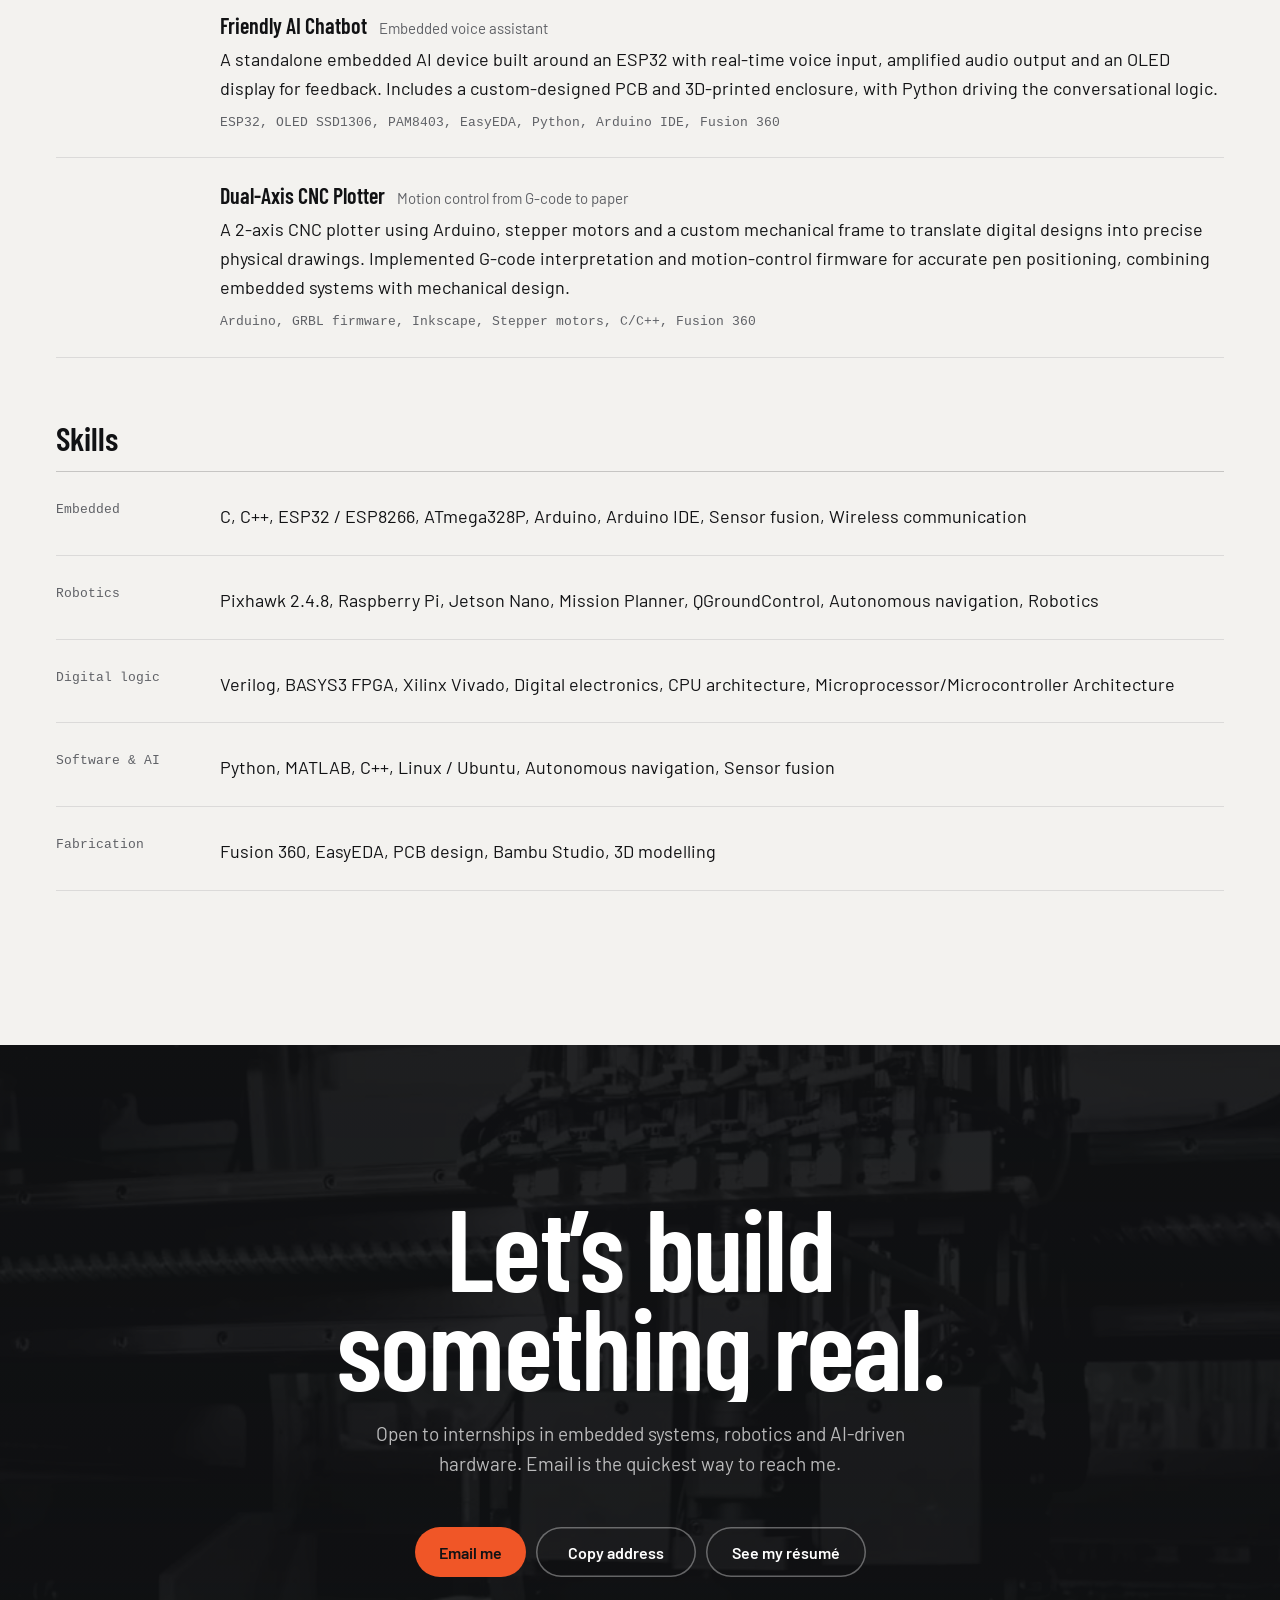
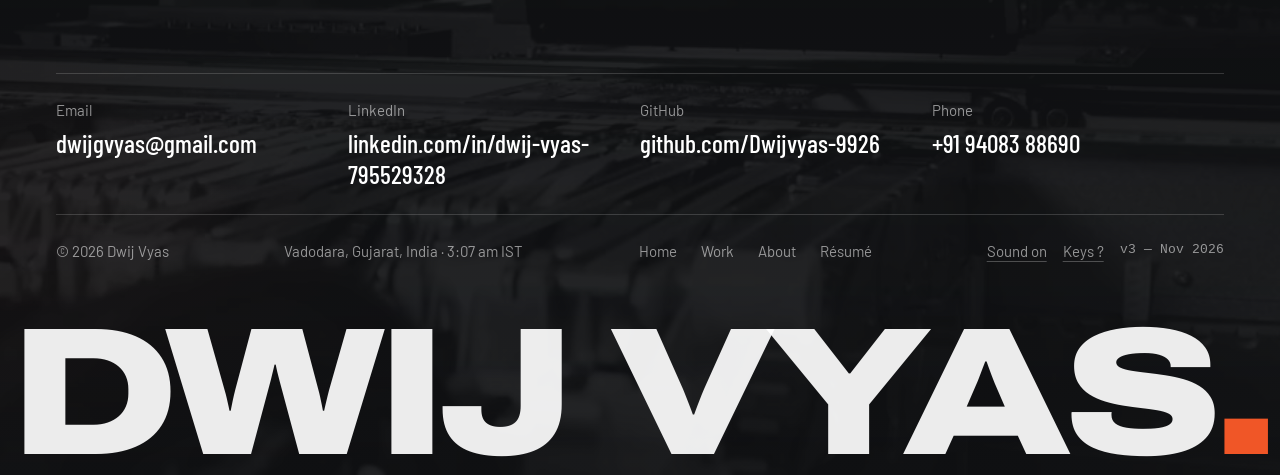
<file: resume.html>
<!DOCTYPE html>
<html lang="en">
<head>
<meta charset="utf-8">
<meta name="viewport" content="width=device-width, initial-scale=1, viewport-fit=cover">
<title>Résumé — Dwij Vyas</title>
<meta name="description" content="Résumé of Dwij Vyas, Electronics &amp; Communication Engineering, BVM: education, experience, projects and skills.">
<meta name="author" content="Dwij Vyas">
<meta name="theme-color" content="#F3F2EF">
<link rel="canonical" href="https://dwijvyasportfolio.vercel.app/resume">
<meta property="og:type" content="website">
<meta property="og:url" content="https://dwijvyasportfolio.vercel.app/resume">
<meta property="og:title" content="Résumé — Dwij Vyas">
<meta property="og:description" content="Résumé of Dwij Vyas, Electronics &amp; Communication Engineering, BVM: education, experience, projects and skills.">
<meta property="og:image" content="https://dwijvyasportfolio.vercel.app/og-image.jpg">
<meta property="og:image:width" content="1200">
<meta property="og:image:height" content="630">
<meta property="og:image:alt" content="Dwij Vyas — engineering portfolio">
<meta property="og:site_name" content="Dwij Vyas">
<meta property="og:locale" content="en_IN">
<meta name="twitter:card" content="summary_large_image">
<meta name="twitter:title" content="Résumé — Dwij Vyas">
<meta name="twitter:description" content="Résumé of Dwij Vyas, Electronics &amp; Communication Engineering, BVM: education, experience, projects and skills.">
<meta name="twitter:image" content="https://dwijvyasportfolio.vercel.app/og-image.jpg">
<link rel="icon" href="./favicon.ico" sizes="any">
<link rel="icon" type="image/png" sizes="32x32" href="./assets/favicon-32.png">
<link rel="icon" type="image/png" sizes="192x192" href="./assets/favicon-192.png">
<link rel="apple-touch-icon" sizes="180x180" href="./assets/apple-touch-icon.png">
<link rel="preload" href="./fonts/BarlowCondensed-600.woff2" as="font" type="font/woff2" crossorigin>
<link rel="preload" href="./fonts/Barlow-400.woff2" as="font" type="font/woff2" crossorigin>
<link rel="preload" href="./fonts/BenchMono-400.woff2" as="font" type="font/woff2" crossorigin>
<script>window.__content=fetch("./content.json").then(function(r){return r.ok?r.json():null}).catch(function(){return null})</script>
<link rel="stylesheet" href="./vendor/lenis/lenis.css">
<link rel="stylesheet" href="./assets/site.css">
<!-- ══════════════════════════════════════════════════════════════════
     CLOUD SYNC — optional. Leave blank and everything works locally.
     Fill these in to edit from any device and publish instantly.
     Setup takes about five minutes; see DEPLOY.md.
     The key below is a *public* anon key by design — your row-level
     security policy is what protects writes, not this string.
     ══════════════════════════════════════════════════════════════════ -->
<script>
  window.PORTFOLIO_CLOUD = {
    url: "",   // e.g. "https://abcdefgh.supabase.co"
    key: ""    // the project's anon / publishable key
  };
</script>
</head>
<body data-page="resume">
<main id="main">
  <article class="cv wrap">
    <header class="cv__head">
      <nav class="crumbs" aria-label="Breadcrumb"><a href="./">Home</a><span aria-hidden="true">/</span><span aria-current="page">Résumé</span></nav>
      <div class="cv__top">
        <div>
          <h1 class="rv" data-bind="name"></h1>
          <p class="cv__role" data-bind="role"></p>
        </div>
        <address class="cv__contact mono" data-bind="contact"></address>
      </div>
      <p class="cv__sum" data-bind="about"></p>
      <div class="cv__actions">
        <a class="btn btn--primary" data-resume href="./Dwij_Vyas_Resume.pdf" download>Download PDF</a>
        <button class="btn btn--ghost" type="button" onclick="print()">Print this page</button>
      </div>
    </header>
    <section class="cv__sec" aria-labelledby="cv-edu"><h2 id="cv-edu">Education</h2><div class="cv__rows" data-bind="education"></div></section>
    <section class="cv__sec" aria-labelledby="cv-exp"><h2 id="cv-exp">Experience</h2><div class="cv__rows" data-bind="experience"></div></section>
    <section class="cv__sec" aria-labelledby="cv-rec"><h2 id="cv-rec">Recognition</h2><div class="cv__rows" data-bind="recognition"></div></section>
    <section class="cv__sec" aria-labelledby="cv-pr"><h2 id="cv-pr">Projects</h2><div class="cv__rows" data-bind="projects"></div></section>
    <section class="cv__sec" aria-labelledby="cv-sk"><h2 id="cv-sk">Skills</h2><div class="cv__rows" data-bind="skills"></div></section>
  </article>
</main>
<script src="./vendor/lenis/lenis.min.js"></script>
<script src="./assets/site.js"></script>
<script>
Site.ready(C => {
  const { esc, bind, projects, splitKind, resultFor, yearFor, observe, projectUrl } = Site;
  const p = C.profile || {};
  bind('name', `<span class="line"><span>${esc(String(p.name || '').trim())}</span></span>`);
  bind('role', esc([p.discipline, p.institution, p.location].filter(Boolean).join(' — ')));
  bind('contact', (C.contact || []).map(c => `<a href="${esc(Site.safeHref(c.href))}">${esc(/^https?:/i.test(c.href) ? c.href.replace(/^https?:\/\/(www\.)?/i, '').replace(/\/$/, '') : c.label)}</a>`).join(''));
  bind('about', esc([p.about1, p.availability ? p.availability + '.' : ''].filter(Boolean).join(' ')));
  const rowHtml = (k, t, s, n) => `<div class="cv__row"><span class="mono">${esc(k)}</span><div><h3>${esc(t)}</h3>${s ? `<p class="cv__s">${esc(s)}</p>` : ''}${n ? `<p>${esc(n)}</p>` : ''}</div></div>`;
  bind('education', (C.education || []).map(e => rowHtml(e.years, e.school, e.detail)).join(''));
  const ms = (C.milestones || []).slice().sort((a, b) => String(b.when).localeCompare(String(a.when)));
  bind('experience', ms.filter(m => /experience/i.test(m.kind || '')).map(m => rowHtml(m.when, m.title, m.emphasis, m.note)).join(''));
  bind('recognition', ms.filter(m => /recognition/i.test(m.kind || '')).map(m => rowHtml(m.when, m.title, m.emphasis, m.note)).join(''));
  bind('projects', projects().map(x => `<div class="cv__row"><span class="mono">${esc(yearFor(x) || '')}</span><div><h3><a href="${projectUrl(x.id)}">${esc(x.title)}</a> <small>${esc(x.sub)}</small></h3><p>${esc(x.desc)}</p>${(x.tech || []).length ? `<p class="cv__tech mono">${x.tech.map(esc).join(', ')}</p>` : ''}${resultFor(x) ? `<p class="cv__s">${esc(resultFor(x))}</p>` : ''}</div></div>`).join(''));
  bind('skills', (C.domains || []).filter(d => d.id !== 'all').map(d => `<div class="cv__row"><span class="mono">${esc(d.label)}</span><div><p>${d.skills.map(esc).join(', ')}</p></div></div>`).join(''));
  document.title = `Résumé — ${String(p.name || '').trim()}`;
  observe();
});
</script>
</body>
</html>
</file>
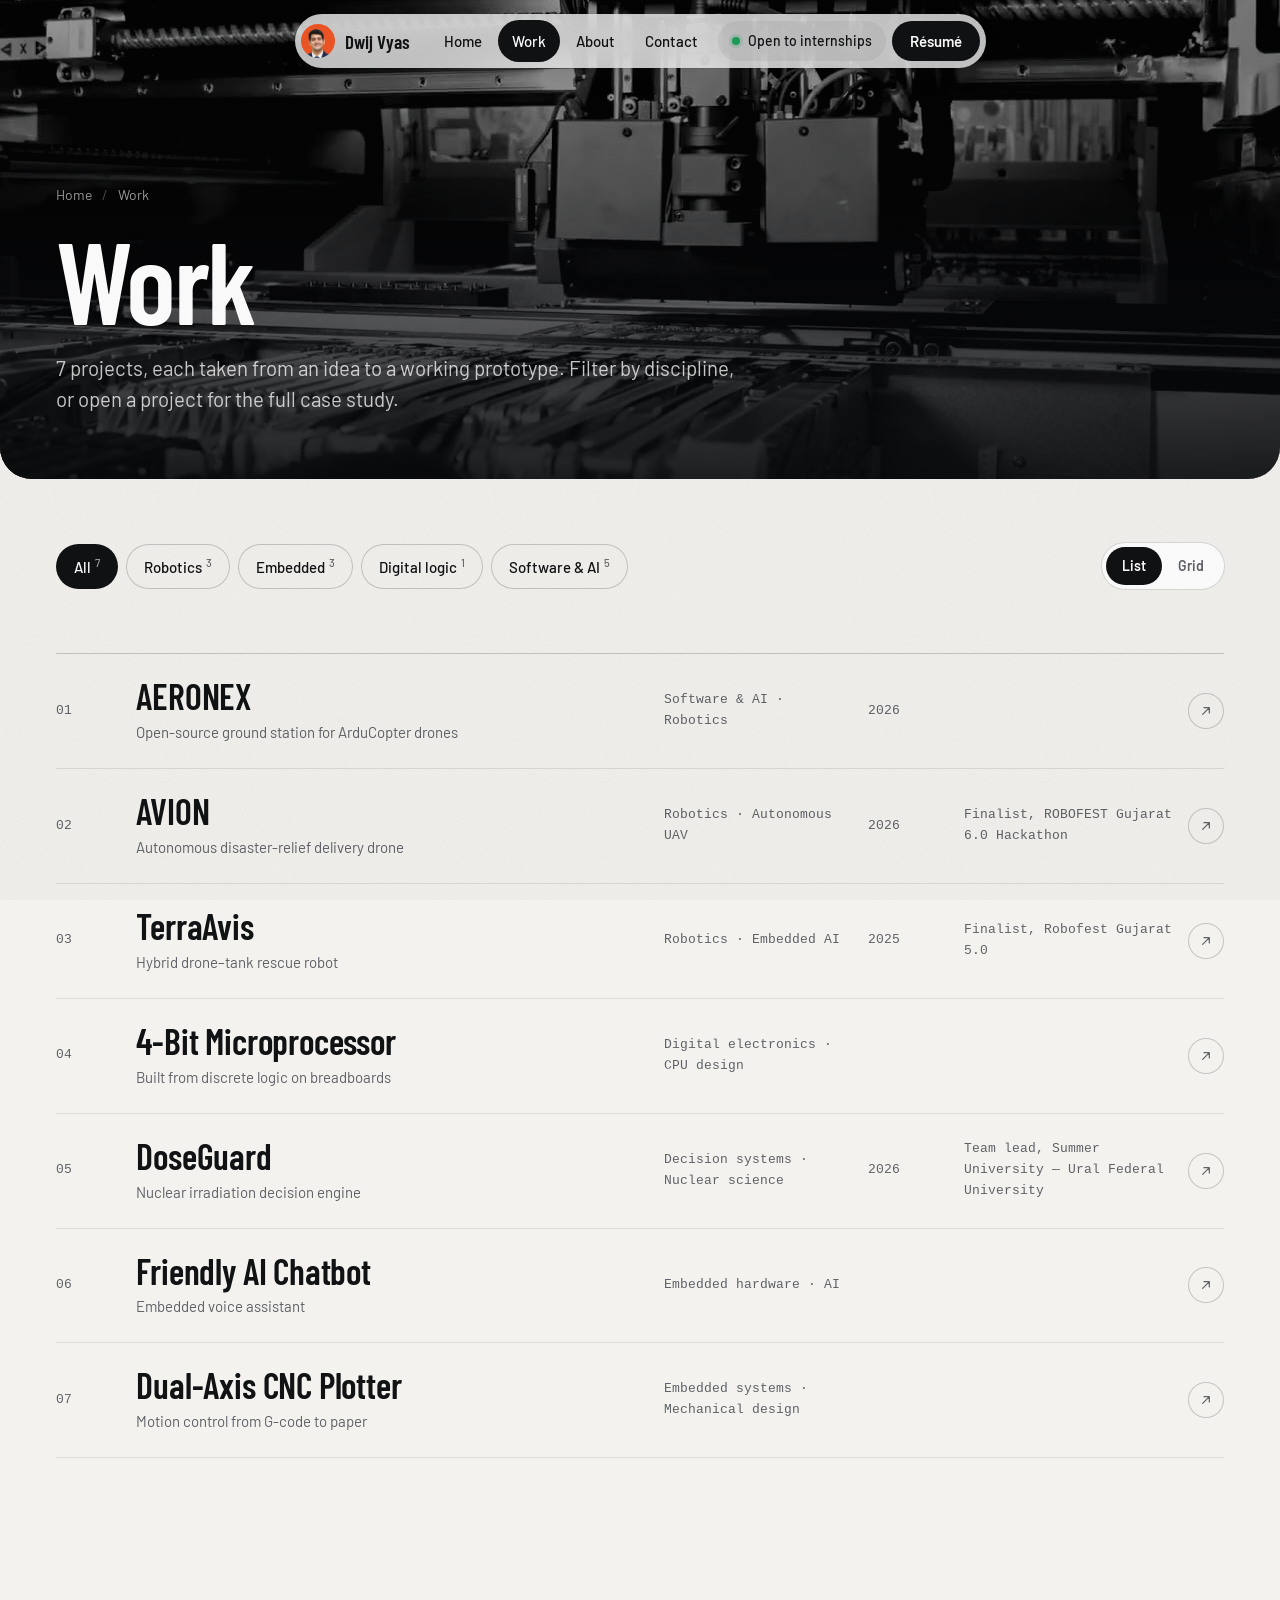
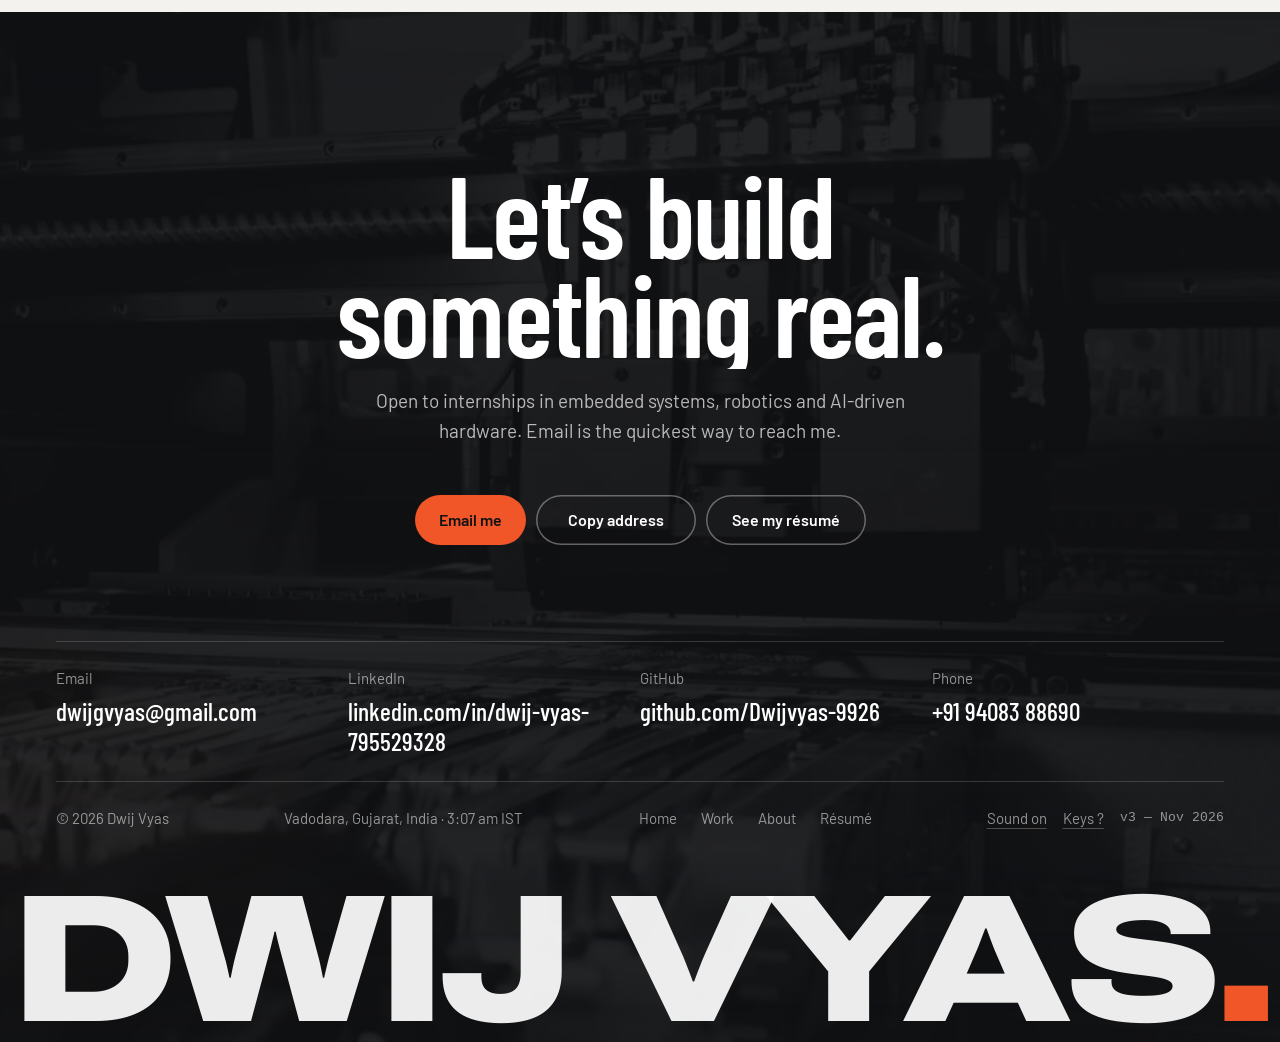
<file: work.html>
<!DOCTYPE html>
<html lang="en">
<head>
<meta charset="utf-8">
<meta name="viewport" content="width=device-width, initial-scale=1, viewport-fit=cover">
<title>Work — Dwij Vyas</title>
<meta name="description" content="Projects by Dwij Vyas across robotics, embedded systems, digital logic and applied AI: autonomous drones, a hybrid rescue robot, a breadboard 4-bit CPU and more.">
<meta name="author" content="Dwij Vyas">
<meta name="theme-color" content="#F3F2EF">
<link rel="canonical" href="https://dwijvyasportfolio.vercel.app/work">
<meta property="og:type" content="website">
<meta property="og:url" content="https://dwijvyasportfolio.vercel.app/work">
<meta property="og:title" content="Work — Dwij Vyas">
<meta property="og:description" content="Projects by Dwij Vyas across robotics, embedded systems, digital logic and applied AI: autonomous drones, a hybrid rescue robot, a breadboard 4-bit CPU and more.">
<meta property="og:image" content="https://dwijvyasportfolio.vercel.app/og-image.jpg">
<meta property="og:image:width" content="1200">
<meta property="og:image:height" content="630">
<meta property="og:image:alt" content="Dwij Vyas — engineering portfolio">
<meta property="og:site_name" content="Dwij Vyas">
<meta property="og:locale" content="en_IN">
<meta name="twitter:card" content="summary_large_image">
<meta name="twitter:title" content="Work — Dwij Vyas">
<meta name="twitter:description" content="Projects by Dwij Vyas across robotics, embedded systems, digital logic and applied AI: autonomous drones, a hybrid rescue robot, a breadboard 4-bit CPU and more.">
<meta name="twitter:image" content="https://dwijvyasportfolio.vercel.app/og-image.jpg">
<link rel="icon" href="./favicon.ico" sizes="any">
<link rel="icon" type="image/png" sizes="32x32" href="./assets/favicon-32.png">
<link rel="icon" type="image/png" sizes="192x192" href="./assets/favicon-192.png">
<link rel="apple-touch-icon" sizes="180x180" href="./assets/apple-touch-icon.png">
<link rel="preload" href="./fonts/BarlowCondensed-600.woff2" as="font" type="font/woff2" crossorigin>
<link rel="preload" href="./fonts/Barlow-400.woff2" as="font" type="font/woff2" crossorigin>
<link rel="preload" href="./fonts/BenchMono-400.woff2" as="font" type="font/woff2" crossorigin>
<script>window.__content=fetch("./content.json").then(function(r){return r.ok?r.json():null}).catch(function(){return null})</script>
<link rel="stylesheet" href="./vendor/lenis/lenis.css">
<link rel="stylesheet" href="./assets/site.css">
<!-- ══════════════════════════════════════════════════════════════════
     CLOUD SYNC — optional. Leave blank and everything works locally.
     Fill these in to edit from any device and publish instantly.
     Setup takes about five minutes; see DEPLOY.md.
     The key below is a *public* anon key by design — your row-level
     security policy is what protects writes, not this string.
     ══════════════════════════════════════════════════════════════════ -->
<script>
  window.PORTFOLIO_CLOUD = {
    url: "",   // e.g. "https://abcdefgh.supabase.co"
    key: ""    // the project's anon / publishable key
  };
</script>
</head>
<body data-page="work">
<main id="main">
  <header class="phead phead--video">
    <!-- Footage: Mixkit, free licence (mixkit.co/license) -->
    <video class="vbg" data-src="./assets/video/assembly.mp4" poster="./assets/video/assembly.jpg" muted loop playsinline preload="none" aria-hidden="true"></video>
    <div class="wrap">
      <nav class="crumbs" aria-label="Breadcrumb"><a href="./">Home</a><span aria-hidden="true">/</span><span aria-current="page">Work</span></nav>
      <h1 class="rv"><span class="line"><span>Work</span></span></h1>
      <p class="phead__lede" data-bind="lede"></p>
    </div>
  </header>
  <section aria-labelledby="pr-h">
    <div class="wrap">
      <h2 class="sr" id="pr-h">Projects</h2>
      <div class="toolbar">
        <div class="filters" role="group" aria-label="Filter by discipline" data-bind="filters"></div>
        <div class="views" role="group" aria-label="View">
          <button aria-pressed="true" data-v="list">List</button><button aria-pressed="false" data-v="grid">Grid</button>
        </div>
      </div>
      <ol class="rows" data-bind="rows"></ol>
      <div class="pgrid" data-bind="grid" hidden></div>
    </div>
  </section>
</main>
<script src="./vendor/lenis/lenis.min.js"></script>
<script src="./assets/site.js"></script>
<script>
Site.ready(C => {
  const { $, $$, esc, bind, card, row, projects, disciplinesOf, DISCIPLINES, observe, peek } = Site;
  const ps = projects();
  const present = DISCIPLINES.map(([n]) => [n, ps.filter(p => disciplinesOf(p).includes(n)).length]).filter(([, k]) => k);
  bind('lede', esc(`${ps.length} projects, each taken from an idea to a working prototype. Filter by discipline, or open a project for the full case study.`));
  bind('filters', `<button aria-pressed="true" data-f="">All<sup>${ps.length}</sup></button>` +
    present.map(([n, k]) => `<button aria-pressed="false" data-f="${esc(n)}">${esc(n)}<sup>${k}</sup></button>`).join(''));
  bind('rows', ps.map((x, k) => row(x, k + 1)).join(''));
  bind('grid', ps.map((x, k) => card(x, { n: k + 1 })).join(''));
  const rows = $('[data-bind="rows"]'), grid = $('[data-bind="grid"]');
  const setView = v => {
    $$('.views button').forEach(b => b.setAttribute('aria-pressed', String(b.dataset.v === v)));
    rows.hidden = v === 'grid'; grid.hidden = v !== 'grid';
    const u = new URL(location.href); v === 'grid' ? u.searchParams.set('view', 'grid') : u.searchParams.delete('view'); history.replaceState(null, '', u);
    observe();
  };
  $('.views').addEventListener('click', e => { const b = e.target.closest('button'); if (b) setView(b.dataset.v); });
  if (new URLSearchParams(location.search).get('view') === 'grid') setView('grid');
  const fb = $('[data-bind="filters"]');
  const apply = f => {
    $$('button', fb).forEach(b => b.setAttribute('aria-pressed', String(b.dataset.f === f)));
    $$('.pcard, .row').forEach(c => c.classList.toggle('is-out', !!f && !c.dataset.d.split('|').includes(f)));
    // renumber the visible rows
    let n = 0; $$('.row', rows).forEach(r => { if (!r.classList.contains('is-out')) r.querySelector('.row__n').textContent = String(++n).padStart(2, '0'); });
    const u = new URL(location.href); f ? u.searchParams.set('d', f) : u.searchParams.delete('d'); history.replaceState(null, '', u);
  };
  fb.addEventListener('click', e => { const b = e.target.closest('button'); if (b) apply(b.dataset.f); });
  const start = new URLSearchParams(location.search).get('d');
  if (start && present.some(([n]) => n === start)) apply(start);
  observe(); peek();
});
</script>
</body>
</html>
</file>
<file: vendor/lenis/lenis.css>
html.lenis,html.lenis body{height:auto}.lenis.lenis-smooth [data-lenis-prevent]{overscroll-behavior:contain}.lenis.lenis-stopped{overflow:clip}.lenis.lenis-smooth iframe{pointer-events:none}
</file>
<file: assets/site.css>
/* ─────────────────────────────────────────────────────────────
   Dwij Vyas — shared design system
   Palette: neutral off-white, near-black ink, one orange accent.
   Spacing: 8px scale. Type: Barlow Condensed (display), Barlow (text).
   ───────────────────────────────────────────────────────────── */
@font-face{font-family:"Barlow";src:url(../fonts/Barlow-400.woff2) format("woff2");font-weight:400;font-style:normal;font-display:swap}
@font-face{font-family:"Barlow";src:url(../fonts/Barlow-400i.woff2) format("woff2");font-weight:400;font-style:italic;font-display:swap}
@font-face{font-family:"Barlow";src:url(../fonts/Barlow-500.woff2) format("woff2");font-weight:500;font-style:normal;font-display:swap}
@font-face{font-family:"Barlow";src:url(../fonts/Barlow-600.woff2) format("woff2");font-weight:600;font-style:normal;font-display:swap}
@font-face{font-family:"Archivo";src:url(../fonts/Archivo-var.woff2) format("woff2");font-weight:600 900;font-stretch:100% 125%;font-style:normal;font-display:swap}
@font-face{font-family:"Bench Mono";src:url(../fonts/BenchMono-400.woff2) format("woff2");font-weight:400;font-style:normal;font-display:swap}
@font-face{font-family:"Barlow Condensed";src:url(../fonts/BarlowCondensed-500.woff2) format("woff2");font-weight:500;font-style:normal;font-display:swap}
@font-face{font-family:"Barlow Condensed";src:url(../fonts/BarlowCondensed-600.woff2) format("woff2");font-weight:600;font-style:normal;font-display:swap}

:root{
  --bg:#F3F2EF;        /* page */
  --card:#FFFFFF;      /* raised surfaces */
  --fill:#E8E7E3;      /* quiet fills, image placeholders */
  --ink:#111214;       /* text, dark blocks */
  --ink-2:#5F6166;     /* secondary text (5.5:1 on --bg) */
  --accent:#F05627;    /* markers, dots, hovers; never as text on light */
  --line:rgba(17,18,20,.1);
  --line-2:rgba(17,18,20,.2);

  --sans:"Barlow",system-ui,-apple-system,"Segoe UI",Roboto,Arial,sans-serif;
  --cond:"Barlow Condensed","Barlow",system-ui,sans-serif;
  --mono:"Bench Mono",ui-monospace,"SF Mono",Menlo,Consolas,monospace;

  /* type scale */
  --t-display:clamp(64px,9vw,148px);
  --t-title:clamp(44px,5.4vw,84px);
  --t-head:clamp(28px,2.6vw,40px);
  --t-lead:clamp(20px,1.6vw,24px);
  --t-body:18px;
  --t-small:15px;
  --t-label:13px;

  /* spacing (8px scale) */
  --s1:8px;--s2:16px;--s3:24px;--s4:32px;--s5:48px;--s6:64px;--s7:96px;--s8:128px;
  --gx:clamp(20px,4.4vw,64px);
  --max:1320px;
  --sect:clamp(96px,12vw,160px);
  --radius:18px;
  --ease:cubic-bezier(.2,.7,.1,1);
}

*,*::before,*::after{box-sizing:border-box}
html{-webkit-text-size-adjust:100%;scroll-padding-top:96px}
body{margin:0;background:var(--bg);color:var(--ink);font:400 var(--t-body)/1.6 var(--sans);
  -webkit-font-smoothing:antialiased;text-rendering:optimizeLegibility;overflow-x:clip}
img{max-width:100%;display:block}
a{color:inherit;text-decoration-thickness:1px;text-underline-offset:.22em}
h1,h2,h3,h4,p,ul,ol,dl,dd,figure{margin:0}
h1,h2,h3{text-wrap:balance}
p{text-wrap:pretty}
ul,ol{padding:0;list-style:none}
button{font:inherit;color:inherit;background:none;border:0;padding:0;cursor:pointer;text-align:inherit}
:focus-visible{outline:2px solid var(--accent);outline-offset:3px;border-radius:6px}
::selection{background:var(--ink);color:#fff}
[hidden]{display:none!important}
.wrap{max-width:var(--max);margin:0 auto;padding:0 var(--gx)}
.sr{position:absolute!important;width:1px;height:1px;overflow:hidden;clip:rect(0 0 0 0);white-space:nowrap}
.skip{position:absolute;left:12px;top:-60px;z-index:100;background:var(--ink);color:#fff;padding:10px 14px;border-radius:8px}
.skip:focus{top:12px}
.muted{color:var(--ink-2)}
.mono{font-family:var(--mono);font-size:13px;letter-spacing:0;font-feature-settings:"tnum" 1}

/* ── chrome: preloader, grain, progress, cursor ─────────── */
.boot{position:fixed;inset:0;z-index:90;background:var(--ink);color:#fff;display:grid;grid-template-rows:auto 1fr auto;padding:var(--s3) var(--gx) var(--s4);
  background-image:linear-gradient(rgba(255,255,255,.045) 1px,transparent 1px),linear-gradient(90deg,rgba(255,255,255,.045) 1px,transparent 1px);background-size:56px 56px;background-position:center;
  transition:transform .6s cubic-bezier(.8,0,.2,1),visibility 0s .6s;will-change:transform}
.boot.is-done{transform:translateY(-100%);visibility:hidden}
.boot__top{display:flex;justify-content:space-between;color:rgba(255,255,255,.6)}
.boot__top span:last-child::before{content:"";display:inline-block;width:7px;height:7px;border-radius:50%;background:var(--accent);margin-right:10px;animation:pulse 0.7s ease-in-out infinite}
.boot.is-locked .boot__top span:last-child{color:#fff}
.boot.is-locked .boot__top span:last-child::before{animation:none;background:#2FD07A}
.boot__scope{position:relative;align-self:center;width:100%;height:min(34vh,300px)}
.boot__scope::before{content:"";position:absolute;left:0;right:0;top:50%;border-top:1px dashed rgba(255,255,255,.16)}
.boot__scope svg{position:absolute;inset:0;width:100%;height:100%;overflow:visible;clip-path:inset(-10% 100% -10% 0)}
.boot__scope path{fill:none;stroke:var(--accent);stroke-width:2;stroke-linejoin:round;stroke-linecap:round;vector-effect:non-scaling-stroke}
.boot__scope i{position:absolute;width:9px;height:9px;margin:-4.5px 0 0 -4.5px;border-radius:50%;background:#fff;box-shadow:0 0 0 4px rgba(240,86,39,.35)}
.boot__lbl{position:absolute;left:0;right:0;top:100%;margin-top:14px;display:grid;grid-template-columns:repeat(3,1fr);color:rgba(255,255,255,.28)}
.boot__lbl span{padding-left:10px;border-left:1px solid rgba(255,255,255,.16);transition:color .25s,border-color .25s}
.boot__lbl span.on{color:#fff;border-color:var(--accent)}
.boot__bot{display:flex;justify-content:space-between;align-items:flex-end;gap:var(--s3);color:rgba(255,255,255,.6)}
.boot__n{font:600 clamp(64px,10vw,150px)/.85 var(--cond);letter-spacing:-.03em;color:#fff;font-feature-settings:"tnum" 1}
.boot__n span+span{font-size:.3em;color:rgba(255,255,255,.4);margin-left:.12em;letter-spacing:0}
@media (max-width:700px){.boot__bot{flex-direction:column;align-items:flex-start}.boot__lbl{font-size:11px}}
body.is-pre{overflow:hidden}
.smoke{position:fixed;inset:0;width:100%;height:100%;pointer-events:none;display:none}
.smoke.is-live{display:block}
.smoke--haze{z-index:38}
.smoke--lit{z-index:39;mix-blend-mode:lighten}
.grain{position:fixed;inset:0;z-index:60;pointer-events:none;opacity:.05;
  background-image:url("data:image/svg+xml,%3Csvg xmlns='http://www.w3.org/2000/svg' width='220' height='220'%3E%3Cfilter id='n'%3E%3CfeTurbulence type='fractalNoise' baseFrequency='.9' numOctaves='2' stitchTiles='stitch'/%3E%3CfeColorMatrix values='0 0 0 0 0 0 0 0 0 0 0 0 0 0 0 0 0 0 .9 0'/%3E%3C/filter%3E%3Crect width='100%25' height='100%25' filter='url(%23n)'/%3E%3C/svg%3E")}

.prog{position:fixed;left:0;right:0;top:0;height:2px;z-index:45;pointer-events:none}
.prog i{display:block;height:100%;background:var(--accent);transform:scaleX(0);transform-origin:0 50%}
.cur{position:fixed;left:0;top:0;z-index:95;pointer-events:none;opacity:0;transition:opacity .3s;will-change:transform}
.cur.is-on{opacity:1}
.cur i{position:absolute;left:-4px;top:-4px;width:8px;height:8px;border-radius:50%;background:var(--ink);transition:transform .35s var(--ease),opacity .25s}
.cur span{position:absolute;left:-30px;top:-30px;width:60px;height:60px;border-radius:50%;background:var(--accent);color:var(--ink);display:grid;place-items:center;
  font:600 13px/1 var(--sans);transform:scale(0);transition:transform .4s var(--ease)}
.cur.is-label i{transform:scale(0)}
.cur.is-label span{transform:scale(1)}
@media (hover:hover) and (pointer:fine){body:has(.cur){cursor:none}body:has(.cur) a,body:has(.cur) button,body:has(.cur) input{cursor:none}}

/* ── buttons ─────────────────────────────────────────────── */
.btn{display:inline-flex;align-items:center;justify-content:center;gap:10px;height:50px;padding:0 24px;border-radius:999px;
  font-weight:600;font-size:16px;text-decoration:none;white-space:nowrap;
  transition:background-color .25s,color .25s,box-shadow .25s,transform .35s var(--ease)}
.btn svg{width:16px;height:16px;stroke:currentColor;fill:none;stroke-width:1.8;stroke-linecap:round;stroke-linejoin:round}
.btn--primary{background:var(--ink);color:#fff}
.btn--primary:hover{background:#2A2B2F}
.btn--ghost{box-shadow:inset 0 0 0 1.5px var(--line-2)}
.btn--ghost:hover{box-shadow:inset 0 0 0 1.5px var(--ink)}
.btn--accent{background:var(--accent);color:var(--ink)}
.btn--accent:hover{background:#FF6B3D}
.btn--light{background:#fff;color:var(--ink)}
.btn--sm{height:40px;padding:0 18px;font-size:15px}
.link{font-weight:600;text-decoration:underline;text-decoration-thickness:1.5px;text-underline-offset:.28em;text-decoration-color:var(--line-2);transition:text-decoration-color .2s}
.link:hover{text-decoration-color:var(--accent)}

/* ── header: floating pill ───────────────────────────────── */
.hdr{position:fixed;top:14px;left:0;right:0;z-index:40;display:flex;justify-content:center;padding:0 12px;pointer-events:none;transition:transform .5s var(--ease)}
.hdr.is-hidden{transform:translateY(calc(-100% - 20px))}
.pillnav{view-transition-name:pillnav;pointer-events:auto;display:flex;align-items:center;gap:6px;padding:6px;border-radius:999px;
  background:rgba(255,255,255,.76);-webkit-backdrop-filter:saturate(1.4) blur(16px);backdrop-filter:saturate(1.4) blur(16px);
  box-shadow:0 10px 30px -14px rgba(17,18,20,.28),0 0 0 1px rgba(17,18,20,.06)}
.pillnav__me{display:flex;align-items:center;gap:10px;padding:0 14px 0 0;text-decoration:none;font:600 19px/1 var(--cond)}
.pillnav__me img{width:34px;height:34px;border-radius:50%;object-fit:cover}
.nav{display:flex;gap:2px}
.nav a{font-size:15px;font-weight:500;text-decoration:none;padding:9px 14px;border-radius:999px;transition:background-color .2s,color .2s}
.nav a:hover{background:rgba(17,18,20,.06)}
.nav a{position:relative}
.nav a[aria-current="page"]{background:var(--ink);color:#fff}
.status{display:inline-flex;align-items:center;gap:8px;font-size:14px;font-weight:500;padding:9px 14px;border-radius:999px;background:rgba(17,18,20,.05);white-space:nowrap}
.status::before{content:"";width:8px;height:8px;border-radius:50%;background:#1E9E5A;box-shadow:0 0 0 3px rgba(30,158,90,.18)}
.menu-btn{display:none;font-weight:600;font-size:15px;padding:9px 16px;border-radius:999px;background:var(--ink);color:#fff}
@media (max-width:1060px){.status{display:none}}
@media (max-width:820px){
  .nav,.pillnav>.btn{display:none}
  .menu-btn{display:block}
  .pillnav{width:100%;justify-content:space-between}
  .nav.is-open{display:flex;position:fixed;top:72px;left:12px;right:12px;flex-direction:column;gap:2px;padding:10px;border-radius:24px;
    background:rgba(255,255,255,.97);box-shadow:0 20px 40px -16px rgba(17,18,20,.3)}
  .nav.is-open a{font:600 30px/1.1 var(--cond);padding:12px 14px;border-radius:14px}
}

/* ── shared structure ───────────────────────────────────── */
.sect{padding-top:var(--sect)}
.shead{display:flex;align-items:flex-end;justify-content:space-between;gap:var(--s3);padding-bottom:var(--s3);margin-bottom:var(--s5);border-bottom:1px solid var(--line)}
.shead h2{font:600 var(--t-title)/.92 var(--cond);letter-spacing:-.01em}
.shead p{color:var(--ink-2);max-width:26em;text-align:right;padding-bottom:8px}
.eyebrow{font-size:var(--t-small);font-weight:500;color:var(--ink-2);margin-bottom:var(--s2)}
@media (max-width:700px){.shead{flex-direction:column;align-items:flex-start}.shead p{text-align:left}}

/* page header (work, about, project) */
.phead{padding:clamp(128px,16vw,184px) 0 var(--s6)}
.crumbs{display:flex;gap:10px;font-size:14px;color:var(--ink-2);margin-bottom:var(--s3)}
.crumbs a{text-decoration:none}
.crumbs a:hover{color:var(--ink)}
.crumbs span[aria-hidden]{opacity:.5}
.phead h1{font:600 var(--t-display)/.86 var(--cond);letter-spacing:-.02em}
.phead__lede{font-size:var(--t-lead);line-height:1.5;max-width:34em;margin-top:var(--s3);color:var(--ink-2)}

/* masked line reveals */
.line{display:block;overflow:hidden;padding-bottom:.06em;margin-bottom:-.06em}
.line>span{display:block}
.rv .line>span{transform:translateY(105%);transition:transform .8s var(--ease)}
.rv.in .line>span{transform:none}
.fade{opacity:0;transform:translateY(12px);transition:opacity .55s var(--ease),transform .6s var(--ease)}
.fade.in{opacity:1;transform:none}

/* ── project card (home + work) ─────────────────────────── */
.pgrid{display:grid;grid-template-columns:repeat(2,minmax(0,1fr));column-gap:clamp(24px,3vw,48px);row-gap:clamp(56px,6vw,88px)}
.pcard{display:block;text-decoration:none;color:inherit}
.pcard__img{position:relative;border-radius:var(--radius);overflow:hidden;background:var(--fill);aspect-ratio:4/3}
.pcard__img img{width:100%;height:100%;object-fit:cover;transition:transform .9s var(--ease)}
.pcard:hover .pcard__img img{transform:scale(1.035)}
.pcard__go{position:absolute;right:16px;bottom:16px;width:48px;height:48px;border-radius:50%;background:#fff;display:grid;place-items:center;
  opacity:0;transform:translateY(8px) scale(.9);transition:opacity .35s,transform .45s var(--ease)}
.pcard__go svg{width:18px;height:18px;stroke:var(--ink);fill:none;stroke-width:1.8;stroke-linecap:round;stroke-linejoin:round}
.pcard:hover .pcard__go,.pcard:focus-visible .pcard__go{opacity:1;transform:none}
.pcard__body{padding-top:var(--s3);display:grid;grid-template-columns:minmax(0,1fr) auto;column-gap:var(--s3);row-gap:6px}
.pcard__n{position:absolute;left:16px;top:14px;z-index:1;color:#fff;font-family:var(--mono);font-size:13px;padding:6px 9px;border-radius:999px;background:rgba(17,18,20,.7)}
.pcard__t{font:600 clamp(30px,2.6vw,40px)/1 var(--cond);letter-spacing:-.005em}
.pcard__s{grid-column:1;font-size:17px;color:var(--ink-2);line-height:1.45}
.pcard__cat{grid-column:2;grid-row:1;align-self:center;font-size:var(--t-label);font-weight:600;padding:7px 11px;border-radius:999px;background:var(--card);box-shadow:0 0 0 1px var(--line);white-space:nowrap}
.pcard__res{grid-column:1/-1;display:flex;gap:10px;align-items:baseline;margin-top:var(--s1);font-size:var(--t-small);font-weight:500}
.pcard__res::before{content:"";flex:none;width:7px;height:7px;border-radius:50%;background:var(--accent);transform:translateY(-1px)}
.pcard--wide{grid-column:1/-1;display:grid;grid-template-columns:minmax(0,7fr) minmax(0,5fr);gap:clamp(24px,3vw,48px);align-items:end}
.pcard--wide .pcard__img{aspect-ratio:16/10}
.pcard--wide .pcard__body{padding-top:0;display:block}
.pcard--wide .pcard__t{font-size:clamp(52px,6vw,92px);line-height:.9}
.pcard--wide .pcard__s{font-size:var(--t-lead);color:var(--ink);margin-top:var(--s2)}
.pcard--wide .pcard__d{margin-top:var(--s3);color:var(--ink-2);display:-webkit-box;-webkit-line-clamp:5;-webkit-box-orient:vertical;overflow:hidden}
.pcard--wide .pcard__cat{display:inline-block;margin-bottom:var(--s3)}
.pcard--wide .pcard__res{margin-top:var(--s3)}
@media (max-width:820px){
  .pgrid{grid-template-columns:1fr}
  .pcard--wide{grid-template-columns:1fr}
}

/* filters */
.toolbar{display:flex;flex-wrap:wrap;justify-content:space-between;align-items:center;gap:var(--s2);margin-bottom:var(--s6)}
.filters{display:flex;flex-wrap:wrap;gap:8px}
.views{display:inline-flex;padding:4px;border-radius:999px;background:var(--card);box-shadow:0 0 0 1px var(--line)}
.views button{font-size:14px;font-weight:600;padding:8px 16px;border-radius:999px;color:var(--ink-2);transition:background-color .2s,color .2s}
.views button[aria-pressed="true"]{background:var(--ink);color:#fff}
.index{display:none}
.index th{text-align:left;font-size:var(--t-label);font-weight:600;color:var(--ink-2);padding:0 var(--s2) 14px 0;border-bottom:1px solid var(--line-2)}
.index td{padding:20px var(--s2) 20px 0;border-bottom:1px solid var(--line);vertical-align:middle}
.index tr.row{cursor:pointer;transition:background-color .2s}
.index tr.row:hover{background:rgba(255,255,255,.7)}
.index td:first-child{display:flex;align-items:center;gap:var(--s2)}
.index img{width:72px;aspect-ratio:4/3;object-fit:cover;border-radius:8px;background:var(--fill);flex:none}
.index a{font:600 24px/1.05 var(--cond);text-decoration:none}
.index small{display:block;font-size:14px;color:var(--ink-2);margin-top:3px}
.index .yr{font-feature-settings:"tnum" 1;white-space:nowrap}
.index tr.is-out{display:none}
@media (max-width:820px){.index .hide-s{display:none}}
.filters button{font-size:15px;font-weight:500;padding:10px 18px;border-radius:999px;box-shadow:inset 0 0 0 1px var(--line-2);transition:background-color .2s,color .2s,box-shadow .2s}
.filters button:hover{box-shadow:inset 0 0 0 1px var(--ink)}
.filters button[aria-pressed="true"]{background:var(--ink);color:#fff;box-shadow:none}
.filters sup{font-size:11px;margin-left:4px;opacity:.6}
.pcard.is-out,.row.is-out{display:none}

/* page-to-page transitions (browsers that support cross-document view transitions) */
@view-transition{navigation:auto}
::view-transition-old(root){animation:vt-out .35s cubic-bezier(.7,0,.2,1) both}
::view-transition-new(root){animation:vt-in .55s cubic-bezier(.2,.7,.1,1) both}
@keyframes vt-out{to{opacity:0;transform:translateY(-12px)}}
@keyframes vt-in{from{opacity:0;transform:translateY(16px)}}

/* ── home ───────────────────────────────────────────────── */
#blob{position:absolute;inset:0;width:100%;height:100%;z-index:0;display:block;opacity:0;transition:opacity .8s var(--ease);pointer-events:none}
#blob.is-ready{opacity:1}
.hero{position:relative;height:100vh;height:100svh;min-height:640px;overflow:hidden;
  background:radial-gradient(ellipse 46% 62% at 50% 78%,#FFFFFF 0%,rgba(255,255,255,0) 72%)}
.hero::after{content:"";position:absolute;left:0;right:0;bottom:0;height:42%;z-index:2;pointer-events:none;
  background:linear-gradient(0deg,var(--bg) 0%,var(--bg) 18%,rgba(243,242,239,.9) 42%,rgba(243,242,239,0) 100%)}
.hero__name{position:absolute;left:0;right:0;top:clamp(92px,13.5vh,150px);z-index:1;display:flex;justify-content:space-between;gap:.3em;
  padding:0 var(--gx);font-family:"Archivo",var(--sans);font-weight:850;font-stretch:125%;font-size:clamp(56px,10.3vw,190px);line-height:.82;
  letter-spacing:-.045em;text-transform:uppercase;white-space:nowrap;will-change:transform}
.hero__name .ln{display:inline-block;overflow:hidden;padding:.02em .01em .03em}
.hero__name .ch{display:inline-block;transition:transform .5s var(--ease);background:linear-gradient(180deg,#111214 30%,#30343F 100%);-webkit-background-clip:text;background-clip:text;color:transparent}
.hero__name .dot{color:var(--accent);background:none;-webkit-text-fill-color:var(--accent)}
.go .ch:hover{transform:translateY(-5%)}
/* a flick of colour: a soft orange glow low in one corner, a fainter echo high in the other */
.hero::before{content:"";position:absolute;inset:0;z-index:0;pointer-events:none;
  background:radial-gradient(560px circle at 0% 100%,rgba(240,86,39,.30) 0%,rgba(240,86,39,.10) 40%,transparent 72%),
             radial-gradient(420px circle at 100% 0%,rgba(240,86,39,.14) 0%,transparent 70%)}
.hero__portrait{position:absolute;left:50%;bottom:0;z-index:1;margin:0;height:min(84svh,1000px);aspect-ratio:1123/1230;translate:-50% 0;will-change:transform}
.hero__portrait img{width:100%;height:100%;object-fit:contain;object-position:50% 100%}
.hero__meta{position:absolute;top:50%;z-index:3;width:min(280px,22vw)}
.plate{margin:0;border-radius:14px;background:rgba(255,255,255,.86);box-shadow:0 0 0 1px rgba(17,18,20,.08),0 18px 40px -28px rgba(17,18,20,.35);overflow:hidden}
.plate>div{padding:12px 16px}
.plate>div+div{border-top:1px solid var(--line)}
.plate dt{color:var(--ink-2);font-size:12px;margin-bottom:5px}
.plate dd{font-weight:600;font-size:16px;line-height:1.3;color:var(--ink)}
.plate__sub{display:block;color:var(--ink-2);font-weight:400;margin-top:3px}
.hero__meta--r .plate{text-align:left}
.hero__meta--l{left:var(--gx)}
.hero__meta--r{right:var(--gx)}
.hero__foot{position:absolute;left:0;right:0;bottom:clamp(26px,5vh,52px);z-index:3;display:flex;flex-direction:column;align-items:center;text-align:center;padding:0 var(--gx)}
.hero__lede{font-size:clamp(17px,1.35vw,20px);line-height:1.5;max-width:40em}
.hero__lede strong{font-weight:600}
.hero__cta{display:flex;flex-wrap:wrap;justify-content:center;gap:10px;margin-top:20px}
.hero__mob{display:none}
.pre .ch{transform:translateY(108%)}
.go .ch{transform:none;transition:transform 1.25s var(--ease) calc(var(--i) * 45ms + .15s)}
.pre .hero__portrait img{opacity:0;transform:translateY(6%) scale(1.04);filter:blur(12px)}
.go .hero__portrait img{opacity:1;transform:none;filter:none;transition:opacity 1.3s var(--ease) .3s,transform 1.9s var(--ease) .3s,filter 1.3s var(--ease) .3s}
.pre .hero__meta,.pre .hero__foot,.pre .hero__scroll{opacity:0;transform:translateY(14px)}
.go .hero__meta,.go .hero__foot,.go .hero__scroll{opacity:1;transform:none;transition:opacity .7s var(--ease) .35s,transform .8s var(--ease) .35s}
.hero__scroll{position:absolute;left:var(--gx);bottom:clamp(26px,5vh,52px);z-index:3;display:flex;align-items:center;gap:10px;color:var(--ink-2)}
.hero__scroll i{display:block;width:1px;height:40px;background:var(--line-2);position:relative;overflow:hidden}
.hero__scroll i::after{content:"";position:absolute;left:0;top:-100%;width:100%;height:100%;background:var(--ink);animation:scrollhint 2.2s var(--ease) infinite}
@keyframes scrollhint{to{top:100%}}
@media (max-width:800px){
  .hero{min-height:600px}
  .hero__name{top:88px;font-size:clamp(56px,19vw,96px);flex-direction:column;align-items:flex-start;gap:0;white-space:normal;line-height:.86}
  .hero__portrait{height:min(62svh,560px);bottom:0}
  .hero__meta,.hero__scroll{display:none}
  .hero::after{height:40%}
  .hero__foot{bottom:20px}
  .hero__lede{font-size:16px}
  .hero__mob{display:flex;flex-wrap:wrap;justify-content:center;gap:4px 14px;margin-top:10px;color:var(--ink-2);font-size:12px}
  .hero__mob span:first-child{color:var(--ink);font-weight:600;font-family:var(--sans);font-size:13px}
}

.sheet{margin-top:0;border-top:1px solid var(--line);border-bottom:1px solid var(--line);background:var(--bg)}
.sheet__row{display:grid;grid-template-columns:repeat(4,minmax(0,1fr));margin:0}
.sheet__cell{padding:var(--s4) var(--s3) var(--s4) 0;border-left:1px solid var(--line);padding-left:var(--s3);transition-delay:var(--d,0ms)}
.sheet__cell:first-child{border-left:0;padding-left:0}
.sheet__cell dt{color:var(--ink-2)}
.sheet__cell dd{margin-top:12px;display:flex;align-items:baseline;gap:14px;flex-wrap:wrap}
.sheet__cell b{font:600 clamp(44px,4.6vw,72px)/.9 var(--cond);font-feature-settings:"tnum" 1;letter-spacing:-.01em}
.sheet__cell span{font-size:var(--t-small);color:var(--ink-2);max-width:12em;line-height:1.35}
@media (max-width:820px){.sheet__row{grid-template-columns:1fr 1fr}.sheet__cell:nth-child(3){border-left:0;padding-left:0}.sheet__cell:nth-child(n+3){border-top:1px solid var(--line)}}

.intro{display:grid;grid-template-columns:minmax(0,8fr) minmax(0,4fr);gap:var(--s5);align-items:end}
.statement{font:500 clamp(30px,3.4vw,50px)/1.12 var(--cond);letter-spacing:-.005em;max-width:20em}
.statement .w{color:rgba(17,18,20,.2);transition:color .35s}
.statement .w.on{color:var(--ink)}
.intro__side{display:flex;flex-direction:column;align-items:flex-start;gap:var(--s3);padding-bottom:8px}
.intro__side p{color:var(--ink-2)}
.now{width:100%;margin:0}
.now>div{display:grid;grid-template-columns:88px minmax(0,1fr);gap:12px;padding:14px 0;border-top:1px solid var(--line);line-height:1.45}
.now>div:last-child{border-bottom:1px solid var(--line)}
.now dt{color:var(--ink-2)}
.now dd{color:var(--ink);font-family:var(--sans);font-size:var(--t-small);font-weight:500}
.now__h dd{display:flex;align-items:center;gap:10px}
.now__h i{width:8px;height:8px;border-radius:50%;background:#1E9E5A;box-shadow:0 0 0 3px rgba(30,158,90,.18)}
@media (max-width:820px){.intro{grid-template-columns:1fr}}

.panel{position:relative;margin-top:0;border-radius:28px;overflow:hidden;background:var(--ink);color:#fff;padding:0 clamp(32px,4vw,56px) clamp(32px,4vw,56px)}
.lab{display:grid;grid-template-columns:minmax(0,4fr) minmax(0,8fr);gap:clamp(24px,3vw,48px);padding:clamp(32px,4vw,56px) 0 0}
.lab__k{display:flex;align-items:center;gap:10px;font-size:var(--t-label);font-weight:600;color:rgba(255,255,255,.6)}
.lab__k::before{content:"";width:8px;height:8px;border-radius:50%;background:var(--accent);box-shadow:0 0 0 3px rgba(240,86,39,.25)}
.lab__t{font:600 clamp(30px,2.8vw,42px)/1 var(--cond)}
.lab__d{font-size:var(--t-small);color:rgba(255,255,255,.66);margin-top:12px;max-width:30em}
.lab__ctls{display:flex;align-items:center;gap:10px;flex-wrap:wrap;margin-top:var(--s3)}
.seg{display:inline-flex;padding:4px;border-radius:999px;background:rgba(255,255,255,.07)}
.listen{display:inline-flex;align-items:center;gap:8px;font-size:14px;font-weight:600;padding:10px 16px;border-radius:999px;box-shadow:inset 0 0 0 1px rgba(255,255,255,.25);color:rgba(255,255,255,.85);transition:background-color .2s,color .2s,box-shadow .2s}
.listen::before{content:"";width:8px;height:8px;border-radius:50%;background:rgba(255,255,255,.4);transition:background-color .2s}
.listen:hover{box-shadow:inset 0 0 0 1px #fff}
.listen[aria-pressed="true"]{background:#fff;color:var(--ink);box-shadow:none}
.listen[aria-pressed="true"]::before{background:var(--accent);animation:pulse 1s ease-in-out infinite}
@keyframes pulse{50%{transform:scale(1.6);opacity:.6}}
.seg button{font-size:14px;font-weight:600;padding:8px 18px;border-radius:999px;color:rgba(255,255,255,.7);transition:background-color .2s,color .2s}
.seg button[aria-pressed="true"]{background:var(--accent);color:var(--ink)}
.ctl{display:grid;grid-template-columns:72px 1fr;align-items:center;gap:12px;margin-top:var(--s2);font-size:var(--t-small);color:rgba(255,255,255,.7)}
.ctl input{width:100%;accent-color:var(--accent)}
.lab__read{display:grid;grid-template-columns:repeat(3,minmax(0,1fr));gap:12px;margin-top:var(--s3)}
.lab__read div{padding:12px;border-radius:12px;background:rgba(255,255,255,.05)}
.lab__read dt{font-size:12px;color:rgba(255,255,255,.55)}
.lab__read dd{font:600 18px/1.2 var(--cond);margin-top:4px}
.lab__scope{display:block;width:100%;height:100%;min-height:300px;border-radius:16px;background:#0A0B0D;box-shadow:inset 0 0 0 1px rgba(255,255,255,.08)}
@media (max-width:900px){.lab{grid-template-columns:1fr}.lab__scope{min-height:240px}}
.panel .stats{position:relative}
.stats{display:grid;grid-template-columns:repeat(4,minmax(0,1fr));gap:var(--s4)}
.stat{border-top:1px solid var(--line);padding-top:var(--s3)}
.panel .stat{border-top-color:rgba(255,255,255,.16)}
.panel .stat span{color:rgba(255,255,255,.62)}
.stat b{display:inline-block;font:600 clamp(56px,6vw,96px)/.9 var(--cond);font-feature-settings:"tnum" 1;padding:0 .04em;
  background:linear-gradient(transparent 64%,var(--accent) 64%,var(--accent) 90%,transparent 90%)}
.stat span{display:block;margin-top:12px;font-size:var(--t-small);color:var(--ink-2);max-width:15em}
@media (max-width:800px){.stats{grid-template-columns:repeat(2,minmax(0,1fr));row-gap:var(--s5)}}
.more{display:flex;justify-content:center;margin-top:var(--s7)}

/* ── project page ───────────────────────────────────────── */
.case__head{display:grid;grid-template-columns:minmax(0,8fr) minmax(0,4fr);gap:var(--s5);align-items:end}
.case__sub{font-size:var(--t-lead);line-height:1.45;margin-top:var(--s3);max-width:26em}
.case__tags{display:flex;flex-wrap:wrap;gap:8px;justify-content:flex-end}
.tag{font-size:var(--t-label);font-weight:600;padding:7px 12px;border-radius:999px;background:var(--card);box-shadow:0 0 0 1px var(--line)}
.case__cover{display:block;width:100%;margin-top:var(--s6);border-radius:24px;overflow:hidden;background:var(--fill);aspect-ratio:16/9;clip-path:inset(0 0 100% 0 round 24px);animation:cover 1.3s var(--ease) .25s forwards}
@keyframes cover{to{clip-path:inset(0 0 0 0 round 24px)}}
.case__cover img{width:100%;height:116%;object-fit:cover;will-change:transform}
.case__body{display:grid;grid-template-columns:minmax(0,7fr) minmax(0,4fr);gap:clamp(40px,6vw,96px);margin-top:var(--s7);align-items:start}
.case__body h2,.case__gallery h2{font:600 var(--t-head)/1.05 var(--cond);margin-bottom:var(--s3)}
.case__desc{font-size:20px;line-height:1.7;max-width:36em}
.spec{position:sticky;top:104px;background:var(--card);border-radius:var(--radius);padding:var(--s4);box-shadow:0 0 0 1px var(--line)}
.spec div+div{margin-top:var(--s3);padding-top:var(--s3);border-top:1px solid var(--line)}
.spec dt{font:400 13px/1 var(--mono);color:var(--ink-2);margin-bottom:10px}
.spec dd{font-size:16px;line-height:1.5}
.spec ul{display:flex;flex-wrap:wrap;gap:6px}
.spec li{font-size:14px;padding:5px 10px;border-radius:8px;background:var(--bg)}
.spec .btn{width:100%;margin-top:4px}
.case__gallery{margin-top:var(--s8)}
.case__film{margin-top:var(--s8)}
.case__film h2{font:600 var(--t-head)/1.05 var(--cond);margin-bottom:var(--s3)}
.case__film figure{margin:0}
.case__film video{display:block;width:100%;aspect-ratio:16/9;border-radius:var(--radius);background:var(--ink);box-shadow:0 0 0 1px var(--line)}
.case__film figcaption{font-size:var(--t-small);color:var(--ink-2);margin-top:12px;line-height:1.45}
.gal{display:grid;grid-template-columns:repeat(2,minmax(0,1fr));gap:var(--s3) var(--s3)}
.gal figure:only-child{grid-column:1/-1}
.gal button{display:block;width:100%;border-radius:var(--radius);overflow:hidden;background:var(--fill)}
.gal img{width:100%;aspect-ratio:4/3;object-fit:cover;transition:transform .8s var(--ease)}
.gal button:hover img{transform:scale(1.03)}
.gal figcaption{font-size:var(--t-small);color:var(--ink-2);margin-top:12px;line-height:1.45;max-width:36em}
.pager{display:grid;grid-template-columns:1fr 1fr;gap:var(--s3);margin-top:var(--s8)}
.pager a{display:grid;grid-template-columns:120px minmax(0,1fr);gap:var(--s3);align-items:center;padding:12px;border-radius:var(--radius);background:var(--card);box-shadow:0 0 0 1px var(--line);text-decoration:none;transition:box-shadow .25s}
.pager a:hover{box-shadow:0 0 0 1px var(--line-2),0 20px 40px -28px rgba(17,18,20,.35)}
.pager img{width:120px;aspect-ratio:4/3;object-fit:cover;border-radius:12px;background:var(--fill)}
.pager small{display:block;font-size:var(--t-label);font-weight:600;color:var(--ink-2)}
.pager span{display:block;font:600 28px/1.05 var(--cond);margin-top:4px}
.pager a:last-child{grid-template-columns:minmax(0,1fr) 120px;text-align:right}
.pager a:last-child img{order:2}
.notfound{padding:var(--s7) 0}
@media (max-width:860px){
  .case__head,.case__body{grid-template-columns:1fr}
  .case__tags{justify-content:flex-start}
  .spec{position:static}
  .gal,.pager{grid-template-columns:1fr}
}

/* ── about page ─────────────────────────────────────────── */
.bio{display:grid;grid-template-columns:minmax(0,5fr) minmax(0,7fr);gap:clamp(40px,6vw,96px);align-items:center}
.bio__img{position:relative;border-radius:24px;overflow:hidden;aspect-ratio:4/5;background:radial-gradient(ellipse 70% 60% at 50% 70%,#fff 0%,var(--fill) 100%)}
.bio__img img{position:absolute;left:50%;bottom:0;height:94%;width:auto;max-width:none;translate:-50% 0}
.bio h1{font:600 var(--t-display)/.86 var(--cond);letter-spacing:-.02em}
.bio__lead{font-size:var(--t-lead);line-height:1.55;margin-top:var(--s4);max-width:32em}
.bio__more{margin-top:var(--s2);color:var(--ink-2);max-width:34em}
.avail{display:flex;gap:12px;align-items:center;margin-top:var(--s4);padding:16px 20px;border-radius:14px;background:var(--card);box-shadow:0 0 0 1px var(--line);font-weight:500;max-width:34em}
.avail::before{content:"";flex:none;width:9px;height:9px;border-radius:50%;background:#1E9E5A;box-shadow:0 0 0 3px rgba(30,158,90,.18)}
.bio__cta{display:flex;flex-wrap:wrap;gap:10px;margin-top:var(--s4)}
@media (max-width:860px){.bio{grid-template-columns:1fr}.bio__img{max-width:440px}}

.rows>div{display:grid;grid-template-columns:minmax(0,3fr) minmax(0,9fr);gap:var(--s3);padding:var(--s4) 0;border-top:1px solid var(--line)}
.rows>div:last-child{border-bottom:1px solid var(--line)}
.rows__k{font:600 clamp(28px,2.6vw,40px)/1 var(--cond);font-feature-settings:"tnum" 1}
.rows h3{font-size:clamp(20px,1.7vw,24px);line-height:1.3;font-weight:600}
.rows p{color:var(--ink-2);margin-top:6px;max-width:44em}
.entry+.entry{margin-top:var(--s4);padding-top:var(--s4);border-top:1px solid var(--line)}
.entry__top{display:flex;flex-wrap:wrap;gap:8px;margin-bottom:10px}
.pill{font-size:var(--t-label);font-weight:600;line-height:1;padding:7px 11px;border-radius:999px;background:var(--card);box-shadow:0 0 0 1px var(--line)}
.pill--recognition{background:var(--accent);box-shadow:none}
.pill--em{background:var(--ink);color:#fff;box-shadow:none}
.entry a{display:inline-block;margin-top:12px}
.chips{display:flex;flex-wrap:wrap;gap:8px}
.chips li{font-size:15px;font-weight:500;padding:8px 14px;border-radius:999px;background:var(--card);box-shadow:0 0 0 1px var(--line)}
@media (max-width:700px){.rows>div{grid-template-columns:1fr;gap:var(--s2)}}

/* ── contact block (every page) ─────────────────────────── */
.contact{position:relative;margin-top:var(--sect);color:#fff;padding-top:clamp(96px,12vw,152px);overflow:hidden;background:var(--ink)}
.contact__v{opacity:.07;filter:grayscale(1) contrast(1.2)}
body[data-page="project"] .contact{margin-top:0}
.contact::before{content:"";position:absolute;inset:0;background:linear-gradient(0deg,var(--ink) 0%,rgba(17,18,20,.6) 50%,rgba(17,18,20,.85) 100%),radial-gradient(700px circle at 0% 100%,rgba(240,86,39,.18) 0%,transparent 65%)}
.contact>.wrap,.contact>.wordmark{position:relative;z-index:1}

.contact__h{font:600 clamp(60px,9vw,150px)/.86 var(--cond);letter-spacing:-.015em;text-align:center}
.contact__intro{margin:var(--s3) auto 0;font-size:19px;color:rgba(255,255,255,.7);max-width:30em;text-align:center}
.contact__cta{display:flex;flex-wrap:wrap;justify-content:center;gap:10px;margin-top:var(--s5)}
.contact .btn--ghost{color:#fff;box-shadow:inset 0 0 0 1.5px rgba(255,255,255,.35);min-width:160px}
.contact .btn--ghost:hover{box-shadow:inset 0 0 0 1.5px #fff}
.clinks{display:grid;grid-template-columns:repeat(auto-fit,minmax(220px,1fr));margin-top:var(--s7);border-top:1px solid rgba(255,255,255,.16)}
.clink{padding:var(--s3) var(--s3) var(--s3) 0;text-decoration:none;border-bottom:1px solid rgba(255,255,255,.16)}
.clink small{display:block;font-size:var(--t-small);color:rgba(255,255,255,.55)}
.clink span{display:block;margin-top:6px;font:500 clamp(22px,2vw,28px)/1.2 var(--cond);overflow-wrap:anywhere;transition:color .2s}
.clink:hover span{color:var(--accent)}
.foot{display:flex;flex-wrap:wrap;justify-content:space-between;gap:var(--s2);padding:var(--s3) 0;font-size:var(--t-small);color:rgba(255,255,255,.55)}
.foot nav{display:flex;gap:var(--s3)}
.foot a{text-decoration:none}
.foot a:hover{color:#fff}
.wordmark{font-family:"Archivo",var(--sans);font-weight:850;font-stretch:125%;font-size:14.2vw;line-height:.82;letter-spacing:-.05em;text-transform:uppercase;white-space:nowrap;text-align:center;margin:var(--s4) 0 0;padding-bottom:.04em;user-select:none;color:rgba(255,255,255,.92)}
.wordmark span{color:var(--accent)}
@media (max-width:800px){.clinks{grid-template-columns:1fr}}

/* ── lightbox ───────────────────────────────────────────── */
.lb{position:fixed;inset:0;z-index:80;background:rgba(10,10,12,.95);display:none;align-items:center;justify-content:center;flex-direction:column;padding:64px 88px 28px;color:#fff}
.lb.is-open{display:flex}
.lb img{max-width:100%;max-height:calc(100vh - 160px);object-fit:contain;border-radius:10px}
.lb p{margin-top:16px;font-size:var(--t-small);color:rgba(255,255,255,.75);text-align:center;max-width:60ch}
.lb__x{position:absolute;top:16px;right:20px;font-weight:600;padding:10px}
.lb__nav{position:absolute;top:50%;transform:translateY(-50%);width:52px;height:52px;border-radius:50%;background:rgba(255,255,255,.1);display:grid;place-items:center;transition:background-color .2s}
.lb__nav:hover{background:rgba(255,255,255,.22)}
.lb__prev{left:16px}.lb__next{right:16px}
.lb__nav svg{width:18px;height:18px;stroke:currentColor;fill:none;stroke-width:1.8}
@media (max-width:700px){.lb{padding:64px 12px 28px}.lb__nav{top:auto;bottom:20px;transform:none}}

body.is-locked{overflow:hidden}
.draft{position:fixed;left:16px;bottom:16px;z-index:50;background:var(--ink);color:#fff;font-size:14px;padding:10px 14px;border-radius:10px}

@media (prefers-reduced-motion:reduce){
  *,*::before,*::after{transition-duration:.01ms!important;animation:none!important}
  .pre .ch,.rv .line>span{transform:none}
  .pre .hero__portrait img,.pre .hero__meta,.pre .hero__foot,.fade{opacity:1;transform:none;filter:none}
  .grain{animation:none}
  .boot,.smoke{display:none!important}
  .sys{height:auto}.sys__stage{position:relative;height:auto}
}
@media print{
  .hdr,.hero__cta,.lb,.wordmark,.contact__cta,.strip,.grain,.cur,.prog,.smoke,.boot{display:none!important}
  .hero{height:auto;min-height:0}.hero__portrait,.hero::after{display:none}
  .hero__name,.hero__foot,.hero__meta{position:static;padding:12px 0}
  body,.contact{background:#fff;color:#000}
}

/* ── about: dark header with a live scope ───────────────── */
.ahead{position:relative;background:var(--ink);color:#fff;overflow:hidden;border-radius:0 0 32px 32px;padding-top:clamp(112px,11vw,140px)}
.ahead__scope{position:absolute;inset:0;width:100%;height:100%;pointer-events:none;
  -webkit-mask-image:linear-gradient(90deg,rgba(0,0,0,.28) 0%,rgba(0,0,0,.4) 40%,#000 70%);mask-image:linear-gradient(90deg,rgba(0,0,0,.28) 0%,rgba(0,0,0,.4) 40%,#000 70%)}
.ahead__in{position:relative;display:grid;grid-template-columns:minmax(0,7fr) minmax(0,5fr);gap:var(--s5);align-items:end}
.ahead__text{padding-bottom:clamp(64px,8vw,112px)}
.ahead .crumbs{color:rgba(255,255,255,.55)}
.ahead .crumbs a:hover{color:#fff}
.ahead .eyebrow{color:rgba(255,255,255,.65)}
.ahead h1{font:600 var(--t-display)/.86 var(--cond);letter-spacing:-.02em}
.ahead__lead{font-size:var(--t-lead);line-height:1.55;margin-top:var(--s4);max-width:32em;color:rgba(255,255,255,.88)}
.ahead__more{margin-top:var(--s2);color:rgba(255,255,255,.62);max-width:34em}
.ahead .avail{background:rgba(255,255,255,.07);box-shadow:0 0 0 1px rgba(255,255,255,.12);color:#fff}
.ahead .btn--ghost{color:#fff;box-shadow:inset 0 0 0 1.5px rgba(255,255,255,.35)}
.ahead .btn--ghost:hover{box-shadow:inset 0 0 0 1.5px #fff}
.ahead__img{align-self:end;margin:0;position:relative}
.ahead__img img{width:100%;height:auto;max-width:440px;margin-left:auto;display:block}
@media (max-width:860px){.ahead__in{grid-template-columns:1fr}.ahead__text{padding-bottom:0}.ahead__img img{max-width:340px;margin:0 auto}.ahead__scope{opacity:.4}}

/* education cards */
.ecards{display:grid;grid-template-columns:repeat(2,minmax(0,1fr));gap:var(--s3)}
.ecard{background:var(--card);border-radius:var(--radius);padding:var(--s4);box-shadow:0 0 0 1px var(--line);display:flex;flex-direction:column;gap:var(--s2)}
.ecard__yr{font-size:var(--t-small);font-weight:600;color:var(--ink-2)}
.ecard h3{font:600 clamp(28px,2.4vw,36px)/1.02 var(--cond)}
.ecard p{color:var(--ink-2)}
.ecard__score{margin-top:auto;padding-top:var(--s3);border-top:1px solid var(--line);display:flex;align-items:baseline;gap:12px}
.ecard__score b{font:600 clamp(48px,4.4vw,68px)/.9 var(--cond);padding:0 .04em;background:linear-gradient(transparent 64%,var(--accent) 64%,var(--accent) 90%,transparent 90%)}
.ecard__score span{font-size:var(--t-small);color:var(--ink-2)}
@media (max-width:760px){.ecards{grid-template-columns:1fr}}

/* timeline drawn like a circuit trace, with solder-pad nodes */
.tl{position:relative}
.tl::before{content:"";position:absolute;left:11px;top:8px;bottom:8px;width:2px;background:linear-gradient(var(--ink) 0 0) top/2px var(--fill-h,0%) no-repeat,var(--line-2);border-radius:2px;transition:background-size .2s linear}
.tl__year{position:relative;display:grid;grid-template-columns:140px minmax(0,1fr);gap:var(--s3);padding:0 0 var(--s5) 48px}
.tl__year::before{content:"";position:absolute;left:3px;top:6px;width:18px;height:18px;border-radius:50%;background:var(--bg);box-shadow:inset 0 0 0 4px var(--ink)}
.tl__year::after{content:"";position:absolute;left:9px;top:12px;width:6px;height:6px;border-radius:50%;background:var(--accent)}
.tl__k{font:600 clamp(36px,3.2vw,48px)/.9 var(--cond);font-feature-settings:"tnum" 1;color:var(--ink)}
.tl .entry{background:var(--card);border-radius:var(--radius);padding:var(--s4);box-shadow:0 0 0 1px var(--line)}
.tl .entry+.entry{margin-top:var(--s2);padding-top:var(--s4);border-top:0}
.tl .entry h3{font-size:clamp(20px,1.7vw,24px);line-height:1.3;font-weight:600}
.tl .entry p{color:var(--ink-2);margin-top:8px;max-width:46em}
@media (max-width:700px){.tl__year{grid-template-columns:1fr;gap:var(--s2);padding-left:40px}}

/* skills on a dark panel, each area topped with its own waveform */
.skpanel{background:var(--ink);color:#fff;border-radius:28px;padding:clamp(28px,4vw,56px)}
.skpanel .shead{border-bottom-color:rgba(255,255,255,.14)}
.skpanel .shead p{color:rgba(255,255,255,.6)}
.skgrid{display:grid;grid-template-columns:repeat(3,minmax(0,1fr));gap:var(--s3)}
.skcard{background:#1B1C20;border-radius:var(--radius);padding:var(--s3);box-shadow:0 0 0 1px rgba(255,255,255,.07);transition:box-shadow .3s,transform .5s var(--ease)}
.skcard:hover{box-shadow:0 0 0 1px rgba(240,86,39,.5);transform:translateY(-3px)}
.skcard svg{display:block;width:100%;height:36px;margin-bottom:var(--s3)}
.skcard svg path{fill:none;stroke:var(--accent);stroke-width:1.6;stroke-linejoin:round;vector-effect:non-scaling-stroke}
.skcard svg line{stroke:rgba(255,255,255,.12);stroke-width:1;vector-effect:non-scaling-stroke}
.skcard h3{display:flex;justify-content:space-between;align-items:baseline;font:600 30px/1 var(--cond)}
.skcard h3 small{font:500 13px/1 var(--sans);color:rgba(255,255,255,.5)}
.skcard ul{display:flex;flex-wrap:wrap;gap:6px;margin-top:var(--s2)}
.skcard li{font-size:14px;padding:6px 11px;border-radius:999px;box-shadow:inset 0 0 0 1px rgba(255,255,255,.16);color:rgba(255,255,255,.88)}
.skcard--wide{grid-column:span 2}
@media (max-width:900px){.skgrid{grid-template-columns:1fr 1fr}.skcard--wide{grid-column:auto}}
@media (max-width:600px){.skgrid{grid-template-columns:1fr}}

/* ── video backgrounds (Mixkit free licence) ───────────── */
.vbg{position:absolute;inset:0;width:100%;height:100%;object-fit:cover}
.vband{position:relative;margin-top:var(--sect);margin-bottom:0;overflow:hidden;min-height:clamp(480px,78vh,760px);display:flex;align-items:flex-end;color:#fff;background:#0B0C0E}
.vband .vbg{filter:grayscale(1) contrast(1.15) brightness(.9);height:120%;top:-10%;will-change:transform}
.vband::after{content:"";position:absolute;inset:0;background:linear-gradient(0deg,rgba(10,11,13,.9) 0%,rgba(10,11,13,.4) 50%,rgba(10,11,13,.15) 100%),linear-gradient(90deg,rgba(10,11,13,.5) 0%,rgba(10,11,13,0) 60%)}
.vband__in{position:relative;z-index:1;width:100%;padding-top:clamp(28px,4vw,56px);padding-bottom:clamp(40px,6vw,80px);max-width:none}
.vband__in>*{max-width:44em}
.vband h2{font:600 clamp(48px,6vw,96px)/.9 var(--cond);letter-spacing:-.015em}
.vband p{margin-top:var(--s2);font-size:var(--t-lead);color:rgba(255,255,255,.78);max-width:30em}
.vband .btn{margin-top:var(--s4)}
.phead--video{position:relative;background:#0B0C0E;color:#fff;overflow:hidden;border-radius:0 0 32px 32px;margin-bottom:var(--s6)}
.phead--video .vbg{filter:grayscale(1) contrast(1.15) brightness(.9)}
.phead--video::after{content:"";position:absolute;inset:0;background:linear-gradient(0deg,rgba(10,11,13,.9) 0%,rgba(10,11,13,.45) 60%,rgba(10,11,13,.35) 100%)}
.phead--video .wrap{position:relative;z-index:1}
.phead--video .crumbs{color:rgba(255,255,255,.6)}
.phead--video .crumbs a:hover{color:#fff}
.phead--video .phead__lede{color:rgba(255,255,255,.78)}


/* ── film strip: project photographs, 35 mm, b/w until you look ── */
.strip{margin-top:0;overflow:hidden;padding:18px 0;background:var(--ink);
  background-image:radial-gradient(circle,rgba(255,255,255,.55) 0 2.5px,transparent 3px),radial-gradient(circle,rgba(255,255,255,.55) 0 2.5px,transparent 3px);
  background-size:22px 12px,22px 12px;background-position:0 3px,0 calc(100% - 3px);background-repeat:repeat-x}
.strip__reel{display:flex;gap:10px;width:max-content;padding:0 var(--gx);will-change:transform}
.strip__f{position:relative;display:block;flex:none;width:clamp(200px,24vw,340px);aspect-ratio:3/2;overflow:hidden;background:#222;border-radius:3px}
.strip__f img{width:100%;height:100%;object-fit:cover;filter:grayscale(1) contrast(1.12);transition:filter .6s var(--ease),transform 1.2s var(--ease)}
.strip__f:hover img,.strip__f:focus-visible img{filter:none;transform:scale(1.04)}
.strip__f span{position:absolute;left:10px;bottom:8px;color:rgba(255,255,255,.75);font-size:12px}

/* ── selected work: a feature, then an index ───────────── */
.feat{display:grid;grid-template-columns:minmax(0,7fr) minmax(0,5fr);gap:clamp(24px,4vw,64px);align-items:end;text-decoration:none;color:inherit;margin-bottom:var(--s6)}
.feat__img{display:block;border-radius:var(--radius);overflow:hidden;background:var(--fill);aspect-ratio:4/3}
.feat__img .line{height:100%;padding:0;margin:0}
.feat__img .line>span{height:100%;display:block}
.feat__img img{width:100%;height:100%;object-fit:cover;transition:transform 1.2s var(--ease)}
.feat:hover .feat__img img{transform:scale(1.03)}
.feat__body{display:block;padding-bottom:6px}
.feat__body>span{display:block}
.feat__body>.feat__meta{display:flex;gap:var(--s3);color:var(--ink-2);padding-bottom:var(--s2);border-bottom:1px solid var(--line)}
.feat__meta>span{display:inline}
.feat__t{font:600 clamp(52px,6vw,96px)/.9 var(--cond);letter-spacing:-.01em;margin-top:var(--s3)}
.feat__s{font-size:var(--t-lead);margin-top:var(--s2)}
.feat__d{margin-top:var(--s3);color:var(--ink-2);display:-webkit-box;-webkit-line-clamp:4;-webkit-box-orient:vertical;overflow:hidden}
.feat__r{display:flex;gap:10px;align-items:center;margin-top:var(--s3)}
.feat__r::before{content:"";width:7px;height:7px;border-radius:50%;background:var(--accent)}
.rows{position:relative;border-top:1px solid var(--line-2)}
.row{border-bottom:1px solid var(--line)}
.row__a{display:grid;grid-template-columns:56px minmax(0,1fr) 180px 72px 260px;align-items:center;gap:var(--s3);padding:var(--s3) 0;text-decoration:none;color:inherit;transition:padding .45s var(--ease)}
.row__a:hover{padding-left:12px}
.row__n{color:var(--ink-2)}
.row__title{display:block;font:600 clamp(28px,2.8vw,44px)/1 var(--cond);letter-spacing:-.005em;transition:color .25s}
.row__a:hover .row__title{color:var(--accent)}
.row__s{display:block;color:var(--ink-2);margin-top:6px;font-size:var(--t-small);max-width:34em}
.row__m,.row__y{color:var(--ink-2)}
.row__r{display:flex;justify-content:space-between;align-items:center;gap:12px;color:var(--ink-2)}
.row__r i{width:36px;height:36px;border-radius:50%;flex:none;display:grid;place-items:center;box-shadow:inset 0 0 0 1px var(--line-2);transition:background-color .3s,color .3s,transform .4s var(--ease)}
.row__r i{margin-left:auto}
.row__r svg{width:16px;height:16px;stroke:currentColor;fill:none;stroke-width:1.8;stroke-linecap:round;stroke-linejoin:round}
.row__a:hover .row__r i{background:var(--ink);color:#fff;transform:rotate(45deg)}
.row__thumb{display:none}
.peek{position:absolute;left:0;top:0;z-index:5;width:300px;height:225px;margin:-112px 0 0 -150px;border-radius:12px;overflow:hidden;pointer-events:none;background:var(--fill);
  opacity:0;transform:scale(.9);transition:opacity .35s var(--ease);box-shadow:0 30px 60px -30px rgba(17,18,20,.5)}
.peek.is-on{opacity:1}
.peek img{position:absolute;inset:0;width:100%;height:100%;max-width:none;object-fit:cover}
@media (max-width:1000px){.row__a{grid-template-columns:48px minmax(0,1fr) 72px auto}.row__m{display:none}}
@media (max-width:820px){
  .feat{grid-template-columns:1fr}
  .row__a{grid-template-columns:96px minmax(0,1fr) auto;gap:var(--s2)}
  .row__n,.row__y{display:none}
  .row__thumb{display:block;grid-column:1;grid-row:1;aspect-ratio:4/3;border-radius:8px;overflow:hidden;background:var(--fill)}
  .row__thumb img{width:100%;height:100%;object-fit:cover}
  .row__r span{display:none}
  .peek{display:none}
}
.work-rows .pcard{display:none}

/* ── how a system comes together: the aircraft, annotated ── */
.sys{position:relative;height:230vh;margin-top:var(--sect)}
.sys__stage{position:sticky;top:0;height:100vh;height:100svh;display:flex;align-items:center;overflow:hidden;background:radial-gradient(ellipse 42% 46% at 66% 48%,#fff 0%,rgba(255,255,255,0) 70%)}
.sys__in{display:grid;grid-template-columns:minmax(0,4fr) minmax(0,8fr);gap:clamp(24px,4vw,64px);align-items:center;width:100%}
.sys__text h2{font:600 clamp(40px,4.4vw,68px)/.92 var(--cond);letter-spacing:-.01em}
.sys__lede{margin-top:var(--s2);color:var(--ink-2);max-width:26em}
.sys__notes{margin-top:var(--s4);border-top:1px solid var(--line)}
.sys__note{padding:var(--s2) 0;border-bottom:1px solid var(--line);transition:opacity .5s var(--ease)}
.sys__note span{color:var(--ink-2)}
.sys__note h3{font:600 22px/1.2 var(--cond);margin-top:6px}
.sys__note p{color:var(--ink-2);font-size:var(--t-small);margin-top:6px;max-width:36em;display:none}
.sys[data-chapter]:not([data-chapter="all"]) .sys__note:not(.is-on) h3{color:var(--ink-2);transition:color .5s var(--ease)}
.sys .sys__note.is-on{opacity:1}
.sys .sys__note.is-on p{display:block}
.sys__links{display:flex;gap:8px;flex-wrap:wrap;margin-top:var(--s3)}
.sys__scene{position:relative;height:min(86svh,820px)}
#droneCanvas{position:absolute;inset:0;width:100%;height:100%;display:block;opacity:0;transition:opacity .5s var(--ease)}
.sys--drone #droneCanvas{opacity:1}
.sys__cap{position:absolute;right:0;top:4px;color:var(--ink-2);font-size:12px;opacity:0;transition:opacity .8s}
.sys--drone .sys__cap{opacity:1}
.sys--nodrone .sys__scene{display:none}
.sys--nodrone .sys__note p{display:block}
.sys--nodrone .sys__note{opacity:1!important}
.sys__leads{position:absolute;inset:0;width:100%;height:100%;pointer-events:none;overflow:visible}
.sys__lead{opacity:0;transition:opacity .5s var(--ease)}
.sys__lead.is-on{opacity:1}
.sys__lead path{stroke:var(--ink);stroke-width:1.1}
.sys__lead circle{fill:var(--accent)}
.sys__lead .sys__ring{fill:none;stroke:var(--accent);stroke-width:1.2;animation:pin 1.8s var(--ease) infinite;transform-box:fill-box;transform-origin:center}
@keyframes pin{0%{transform:scale(.4);opacity:.9}100%{transform:scale(1.8);opacity:0}}
.sys__lt{font:600 15px var(--cond);fill:var(--ink);paint-order:stroke;stroke:var(--bg);stroke-width:4px;stroke-linejoin:round}
.sys__ls{font:400 11.5px var(--mono);fill:var(--ink-2);paint-order:stroke;stroke:var(--bg);stroke-width:4px;stroke-linejoin:round}
@media (max-width:900px){
  .sys{height:auto}
  .sys__stage{position:relative;height:auto;padding:0;display:block;background:none}
  .sys__in{grid-template-columns:1fr;gap:var(--s3)}
  .sys__scene{order:-1;height:62vw;max-height:420px}
  .sys__leads{display:none}
  .sys__note p{display:block}
  .sys .sys__note{opacity:1!important}
}

/* ── about: education rows ─────────────────────────────── */
.edu{border-top:1px solid var(--line-2)}
.edu__row{display:grid;grid-template-columns:120px minmax(0,1fr) auto;gap:var(--s3);align-items:center;padding:var(--s4) 0;border-bottom:1px solid var(--line)}
.edu__yr{color:var(--ink-2)}
.edu__row h3{font:600 clamp(28px,2.6vw,40px)/1 var(--cond)}
.edu__row p{color:var(--ink-2);margin-top:8px}
.edu__score{display:flex;align-items:baseline;gap:12px}
.edu__score b{font:600 clamp(44px,4vw,64px)/.9 var(--cond);padding:0 .04em;background:linear-gradient(transparent 64%,var(--accent) 64%,var(--accent) 90%,transparent 90%)}
.edu__score .mono{color:var(--ink-2)}
@media (max-width:700px){.edu__row{grid-template-columns:1fr;gap:var(--s2)}}

/* ── project: accent header + next teaser ──────────────── */
.phead--case{position:relative}
.phead--case::before{content:"";position:absolute;inset:0 0 auto 0;height:70vh;z-index:-1;pointer-events:none;
  background:radial-gradient(900px circle at 20% 0%,color-mix(in srgb,var(--pa,var(--fill)) 55%,transparent) 0%,transparent 60%)}
.case__n{color:var(--ink-2);margin-bottom:var(--s2)}
.next{margin-top:var(--s8);background:var(--ink);color:#fff;padding:var(--s7) 0}
.next__in{display:flex;flex-direction:column;gap:var(--s4)}
.next__prev{align-self:flex-start;color:rgba(255,255,255,.6);text-decoration-color:rgba(255,255,255,.3)}
.next__a{display:grid;grid-template-columns:minmax(0,5fr) minmax(0,7fr);gap:clamp(24px,4vw,64px);align-items:center;text-decoration:none;color:inherit}
.next__img{display:block;aspect-ratio:4/3;border-radius:var(--radius);overflow:hidden;background:#1B1C20}
.next__img img{width:100%;height:100%;object-fit:cover;object-position:left center;filter:grayscale(1) contrast(1.1);transition:filter .7s var(--ease),transform 1.2s var(--ease)}
.next__a:hover .next__img img{filter:none;transform:scale(1.03)}
.next__body{display:block}
.next__body>span{display:block}
.next__body .mono{color:rgba(255,255,255,.55)}
.next__t{font:600 clamp(56px,7vw,120px)/.9 var(--cond);letter-spacing:-.015em;margin-top:var(--s2)}
.next__s{color:rgba(255,255,255,.7);font-size:var(--t-lead);margin-top:var(--s2)}
.next+.wrap{display:none}
@media (max-width:820px){.next__a{grid-template-columns:1fr}}

/* ── project chapters ──────────────────────────────────── */
.chapters{margin-top:var(--s8)}
.chap{display:grid;grid-template-columns:minmax(0,5fr) minmax(0,7fr);gap:clamp(32px,5vw,80px);align-items:center;padding:var(--s6) 0;border-top:1px solid var(--line)}
.chap:nth-child(even) .chap__fig{order:-1}
.chap--text{grid-template-columns:minmax(0,5fr) minmax(0,7fr)}
.chap--text .chap__text{grid-column:1/-1}
.chap__text .mono{color:var(--ink-2)}
.chap__text h2{font:600 var(--t-head)/1.05 var(--cond);margin-top:var(--s2)}
.chap__p{margin-top:var(--s3);font-size:19px;line-height:1.65;max-width:34em}
.chap__fig{margin:0}
.chap__fig button{display:block;width:100%;border-radius:var(--radius);overflow:hidden;background:var(--fill)}
.chap__fig img{width:100%;aspect-ratio:4/3;object-fit:cover;transition:transform 1s var(--ease)}
.chap__fig button:hover img{transform:scale(1.025)}
.chap__fig figcaption{font-size:var(--t-small);color:var(--ink-2);margin-top:12px;line-height:1.45}
@media (max-width:860px){.chap,.chap--text{grid-template-columns:1fr}.chap:nth-child(even) .chap__fig{order:0}.chap--text .chap__text{grid-column:1}}

/* ── continuity, footer tools, shortcuts, perf ─────────── */
::view-transition-group(cover){animation-duration:.6s;animation-timing-function:cubic-bezier(.2,.7,.1,1)}
::view-transition-old(cover),::view-transition-new(cover){animation:none;mix-blend-mode:normal;height:100%;overflow:hidden;object-fit:cover}
.case__cover img{view-transition-name:cover}
html.vt .case__cover{animation:none;clip-path:none}
.foot__tools{display:flex;align-items:center;gap:var(--s2);color:rgba(255,255,255,.55)}
.foot__tools button{font-size:var(--t-small);text-decoration:underline;text-decoration-color:rgba(255,255,255,.25);text-underline-offset:.25em;transition:color .2s}
.foot__tools button:hover{color:#fff}
.keys{position:fixed;left:50%;top:50%;z-index:85;transform:translate(-50%,-50%);background:var(--ink);color:#fff;padding:var(--s3) var(--s4);border-radius:var(--radius);box-shadow:0 30px 80px -30px rgba(0,0,0,.6),0 0 0 1px rgba(255,255,255,.1);min-width:260px}
.keys__h{font:600 22px/1 var(--cond);margin-bottom:var(--s2)}
.keys dl>div{display:flex;justify-content:space-between;gap:var(--s3);padding:8px 0;border-top:1px solid rgba(255,255,255,.12);font-size:var(--t-small)}
.keys kbd{font:400 13px var(--mono);padding:3px 8px;border-radius:6px;background:rgba(255,255,255,.1);box-shadow:inset 0 -1px 0 rgba(255,255,255,.2)}
.strip__f.is-color img{filter:none;transform:scale(1.04)}
@media (max-width:700px){.foot__tools{width:100%}}

/* ── résumé page + 404 ────────────────────────────────── */
.cv{padding-top:clamp(128px,16vw,184px)}
.cv__top{display:flex;justify-content:space-between;align-items:flex-end;gap:var(--s4);flex-wrap:wrap}
.cv h1{font:600 var(--t-display)/.86 var(--cond);letter-spacing:-.02em}
.cv__role{margin-top:var(--s2);color:var(--ink-2)}
.cv__contact{display:flex;flex-direction:column;gap:6px;font-style:normal;text-align:right}
.cv__contact a{text-decoration:none}
.cv__contact a:hover{color:var(--accent)}
.cv__sum{font-size:var(--t-lead);line-height:1.5;max-width:36em;margin-top:var(--s4)}
.cv__actions{display:flex;gap:10px;flex-wrap:wrap;margin-top:var(--s3)}
.cv__sec{margin-top:var(--s6)}
.cv__sec h2{font:600 var(--t-head)/1 var(--cond);padding-bottom:var(--s2);border-bottom:1px solid var(--line-2)}
.cv__row{display:grid;grid-template-columns:140px minmax(0,1fr);gap:var(--s3);padding:var(--s3) 0;border-bottom:1px solid var(--line)}
.cv__row .mono{color:var(--ink-2);padding-top:4px}
.cv__row h3{font:600 22px/1.2 var(--cond)}
.cv__row h3 small{font:400 var(--t-small)/1.4 var(--sans);color:var(--ink-2);margin-left:8px}
.cv__row h3 a{text-decoration:none}
.cv__row h3 a:hover{color:var(--accent)}
.cv__row p{margin-top:6px;color:var(--ink);max-width:60em}
.cv__row p.cv__s,.cv__row p.cv__tech{color:var(--ink-2)}
@media (max-width:700px){.cv__row{grid-template-columns:1fr;gap:6px}.cv__contact{text-align:left}}
@media print{.cv{padding-top:0}.cv__actions,.crumbs,.contact,.hdr,.grain,.prog,.cur,.keys{display:none!important}.cv__row{break-inside:avoid}body{font-size:12pt}.cv h1{font-size:40pt}}
.nf{padding:clamp(160px,22vh,240px) var(--gx) var(--s7)}
.nf h1{font:600 var(--t-title)/.95 var(--cond);margin-top:var(--s2)}
.nf .phead__lede{margin-top:var(--s3)}
.nf .hero__cta{margin-top:var(--s4)}
</file>
